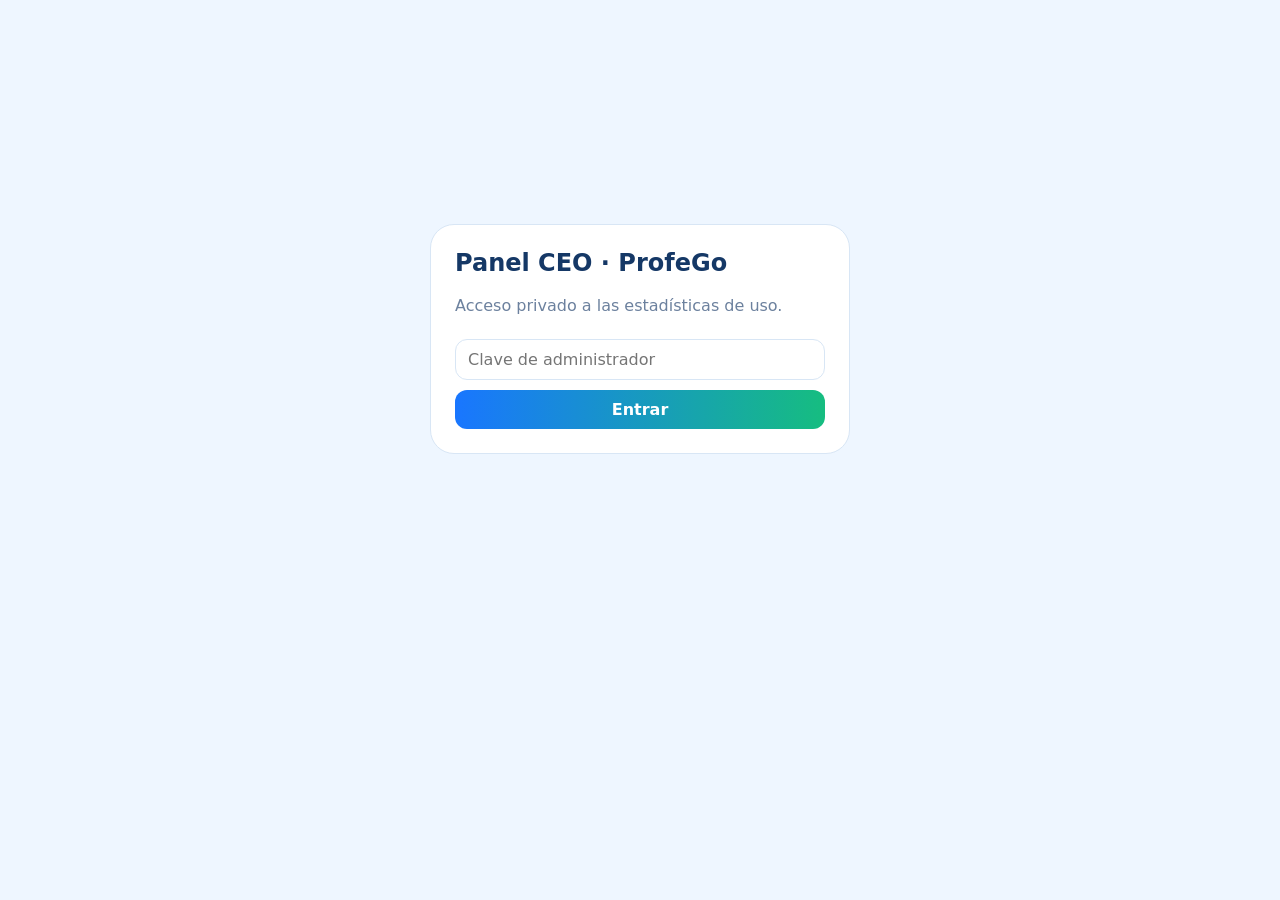
<file: admin/index.html>
<!doctype html><html lang="es"><head><meta charset="utf-8"><meta name="viewport" content="width=device-width,initial-scale=1"><title>ProfeGo CEO</title><style>:root{--bg:#eef6ff;--card:#fff;--ink:#153866;--muted:#6c819e;--line:#d8e6f5;--blue:#1976ff;--green:#13b978}*{box-sizing:border-box}body{margin:0;font-family:Inter,system-ui,-apple-system,"Segoe UI",sans-serif;background:var(--bg);color:var(--ink)}main{max-width:1180px;margin:auto;padding:24px}.top{display:flex;justify-content:space-between;gap:14px;align-items:center;margin-bottom:18px}.brand h1{margin:0;font-size:30px}.brand span{color:#1a91ff}.brand p{margin:4px 0 0;color:var(--muted)}button,select,input{font:inherit}.controls{display:flex;gap:8px}.controls select,.controls button,.login input,.login button{border:1px solid var(--line);background:#fff;border-radius:12px;padding:10px 12px}.controls button,.login button{background:linear-gradient(90deg,#1976ff,#16bd80);color:#fff;border:0;font-weight:800}.grid{display:grid;grid-template-columns:repeat(6,1fr);gap:12px}.metric,.card{background:var(--card);border:1px solid var(--line);border-radius:20px;box-shadow:0 10px 28px #35618c10}.metric{padding:18px}.metric small{color:var(--muted);display:block}.metric b{display:block;font-size:27px;margin-top:7px}.row{display:grid;grid-template-columns:1fr 1fr;gap:14px;margin-top:14px}.card{padding:18px}.card h3{margin:0 0 14px}.barrow{display:grid;grid-template-columns:minmax(110px,1fr) 2fr 55px;gap:9px;align-items:center;margin:9px 0;font-size:13px}.bar{height:10px;background:#edf2f8;border-radius:999px;overflow:hidden}.bar i{display:block;height:100%;background:linear-gradient(90deg,#1976ff,#16bd80);border-radius:999px}.muted{color:var(--muted)}table{width:100%;border-collapse:collapse;font-size:13px}th,td{text-align:left;padding:10px;border-bottom:1px solid var(--line)}.login{min-height:70vh;display:flex;align-items:center;justify-content:center}.loginbox{width:min(420px,94vw);background:#fff;border:1px solid var(--line);border-radius:24px;padding:24px}.loginbox h2{margin-top:0}.loginbox input{width:100%;margin:8px 0 10px}.loginbox button{width:100%}.error{background:#fff1f1;color:#a21d1d;border-radius:12px;padding:10px;margin-top:10px;font-size:13px;display:none}.hidden{display:none}@media(max-width:900px){.grid{grid-template-columns:repeat(2,1fr)}.row{grid-template-columns:1fr}.top{align-items:flex-start;flex-direction:column}}@media(max-width:520px){main{padding:14px}.grid{grid-template-columns:1fr 1fr}.metric b{font-size:22px}.controls{width:100%}.controls select,.controls button{flex:1}}</style></head><body><main><section id="login" class="login"><div class="loginbox"><h2>Panel CEO · ProfeGo</h2><p class="muted">Acceso privado a las estadísticas de uso.</p><input id="key" type="password" placeholder="Clave de administrador" autocomplete="current-password"><button onclick="login()">Entrar</button><div id="loginError" class="error"></div></div></section><section id="dash" class="hidden"><div class="top"><div class="brand"><h1>Profe<span>Go</span> · CEO</h1><p id="rangeText">Estadísticas de uso</p></div><div class="controls"><select id="days"><option value="7">7 días</option><option value="30" selected>30 días</option><option value="90">90 días</option></select><button onclick="loadData()">Actualizar</button></div></div><div class="grid"><div class="metric"><small>Usuarios</small><b id="users">—</b></div><div class="metric"><small>Visitas</small><b id="views">—</b></div><div class="metric"><small>Sesiones</small><b id="sessions">—</b></div><div class="metric"><small>Planificaciones</small><b id="plans">—</b></div><div class="metric"><small>Minutos de uso</small><b id="minutes">—</b></div><div class="metric"><small>Min/usuario</small><b id="avg">—</b></div></div><div class="row"><div class="card"><h3>Grupos más usados</h3><div id="groups"></div></div><div class="card"><h3>Contenidos más usados</h3><div id="contents"></div></div></div><div class="row"><div class="card"><h3>Secciones más visitadas</h3><div id="sections"></div></div><div class="card"><h3>Usuarios anónimos</h3><p class="muted">Cantidad de sesiones por dispositivo, sin nombres ni correos.</p><div style="overflow:auto"><table><thead><tr><th>Usuario</th><th>Sesiones</th><th>Visitantes</th></tr></thead><tbody id="userRows"></tbody></table></div></div></div><div class="card" style="margin-top:14px"><h3>Lectura rápida</h3><div id="insights" class="muted">Cargando…</div></div><div id="dashError" class="error"></div></section></main><script>let adminKey=sessionStorage.getItem('profego-admin-key')||'';const $=id=>document.getElementById(id);function val(row){return Number(row.count??row.events??row.value??0)}function label(row){return String(row.eventData??row.group??row.content??row.section??row.user??'Sin dato')}function bars(id,rows){const el=$(id);if(!rows?.length){el.innerHTML='<p class="muted">Todavía no hay datos.</p>';return}const max=Math.max(...rows.map(val),1);el.innerHTML=rows.slice(0,10).map(r=>`<div class="barrow"><span>${escapeHtml(label(r))}</span><div class="bar"><i style="width:${Math.round(val(r)/max*100)}%"></i></div><b>${val(r)}</b></div>`).join('')}function escapeHtml(s){return s.replace(/[&<>"']/g,m=>({'&':'&amp;','<':'&lt;','>':'&gt;','"':'&quot;',"'":'&#39;'}[m]))}async function login(){adminKey=$('key').value.trim();if(!adminKey)return;sessionStorage.setItem('profego-admin-key',adminKey);await loadData(true)}async function loadData(fromLogin=false){const days=$('days')?.value||30;const err=fromLogin?$('loginError'):$('dashError');err.style.display='none';try{const r=await fetch('/api/admin-analytics?days='+days,{headers:{'x-profego-admin-key':adminKey}});const d=await r.json();if(!r.ok)throw new Error(d.error==='admin_not_configured'?'Falta configurar la clave privada del panel en Vercel.':d.error==='analytics_not_configured'?'Falta conectar la credencial de Analytics de Vercel.':d.error==='unauthorized'?'Clave incorrecta.':(d.message||'No se pudieron cargar los datos.'));$('login').classList.add('hidden');$('dash').classList.remove('hidden');$('users').textContent=d.summary.users;$('views').textContent=d.summary.pageviews;$('sessions').textContent=d.summary.sessions;$('plans').textContent=d.summary.plans;$('minutes').textContent=d.summary.usageMinutes;$('avg').textContent=d.summary.avgMinutesPerUser;$('rangeText').textContent='Últimos '+d.range.days+' días';bars('groups',d.groups);bars('contents',d.contents);bars('sections',d.sections);$('userRows').innerHTML=(d.users||[]).slice(0,30).map(r=>`<tr><td>${escapeHtml(label(r))}</td><td>${val(r)}</td><td>${Number(r.visitors||0)}</td></tr>`).join('')||'<tr><td colspan="3" class="muted">Todavía no hay datos.</td></tr>';const s=d.summary;let t=[];if(s.users)t.push(`${s.users} usuarios generaron ${s.plans} planificaciones en el período.`);if(s.users&&s.plans)t.push(`Promedio de ${s.plansPerUser||Math.round(s.plans/s.users*100)/100} planificaciones por usuario.`);if(s.avgMinutesPerUser)t.push(`Cada usuario estuvo activo unos ${s.avgMinutesPerUser} minutos en promedio.`);if(d.groups?.[0])t.push(`El grupo más utilizado fue ${label(d.groups[0])}.`);if(d.contents?.[0])t.push(`El contenido más utilizado fue ${label(d.contents[0])}.`);$('insights').textContent=t.join(' ')||'A medida que compartas ProfeGo, acá aparecerán patrones de uso.';}catch(e){err.textContent=e.message;err.style.display='block';if(!fromLogin&&e.message.includes('Clave incorrecta')){$('dash').classList.add('hidden');$('login').classList.remove('hidden')}}}if(adminKey)loadData(true);</script></body></html>
</file>
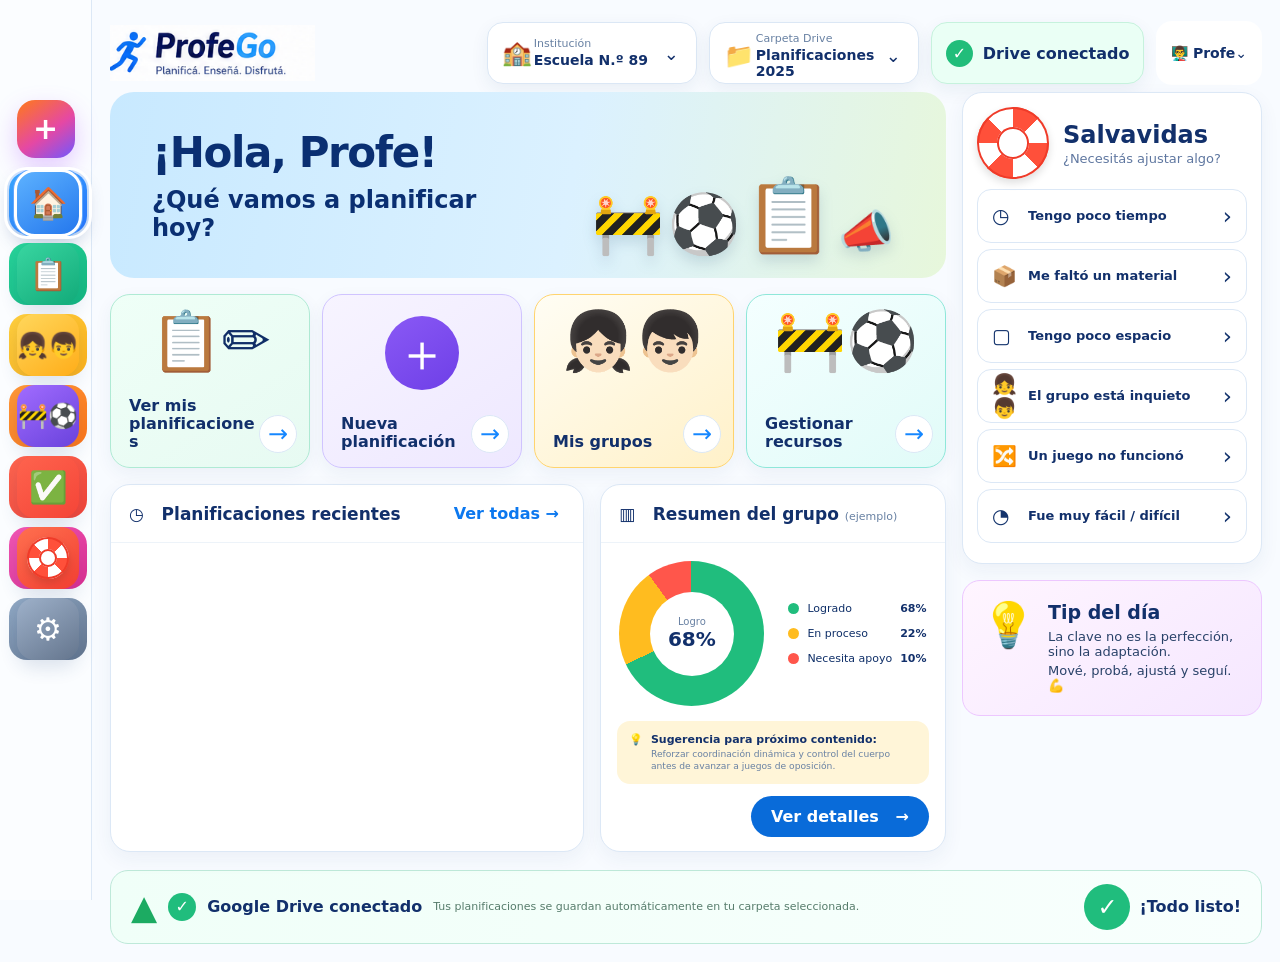
<file: index-app.html>
<!doctype html>
<html lang="es">
<head>
<meta charset="utf-8">
<meta name="viewport" content="width=device-width,initial-scale=1,viewport-fit=cover">
<title>ProfeGo</title>
<style>
:root{
 --bg:#061326;--panel:#0b1d33;--panel2:#0e2744;--line:#183957;
 --orange:#FC5C04;--peach:#FBA363;--navy:#142D4D;--sky:#7AD8FE;--blue:#32A6D5;
 --purple:#8B5CF6;--pink:#E44B9D;--text:#F4F8FC;--muted:#A9B9C9;--green:#2DBA76;
}
*{box-sizing:border-box}
html,body{margin:0;background:var(--bg);color:var(--text);font-family:Inter,ui-sans-serif,system-ui,-apple-system,"Segoe UI",sans-serif}
body{min-height:100vh;background:
 radial-gradient(circle at 80% 10%,rgba(50,166,213,.12),transparent 30%),
 linear-gradient(150deg,#061326,#081a30 62%,#061326)}
button,input,textarea,select{font:inherit}
button{cursor:pointer}
.app{display:grid;grid-template-columns:235px minmax(0,1fr);min-height:100vh}
.sidebar{position:sticky;top:0;height:100vh;background:linear-gradient(180deg,#07172b,#061326);border-right:1px solid #17334f;padding:22px 14px;display:flex;flex-direction:column}
.logo{display:flex;align-items:center;gap:10px;font-size:29px;font-weight:900;margin:2px 8px 25px}
.logo .mark{font-size:34px;color:var(--orange)} .logo b{color:white} .logo em{font-style:normal;color:#f45879}
.newbtn{background:linear-gradient(100deg,#ff8125,#e33e91);border:0;color:#fff;border-radius:13px;padding:14px;font-weight:900;text-align:left;margin-bottom:18px;box-shadow:0 10px 30px #0004}
.menu{display:grid;gap:5px}
.menu button{border:0;background:transparent;color:#d8e3ee;text-align:left;padding:11px 12px;border-radius:9px;font-size:14px}
.menu button:hover,.menu button.active{background:#0c2744;color:white}
.sidebar-bottom{margin-top:auto;display:grid;gap:12px}
.tip,.usercard{background:#0b2038;border:1px solid #173958;border-radius:14px;padding:14px}
.tip b{color:#d9c5ff} .tip p,.usercard small{color:var(--muted);font-size:12px;line-height:1.4}
.main{min-width:0;padding:22px 22px 28px}
.topline{display:flex;justify-content:space-between;align-items:center;margin-bottom:18px}
.title h1{font-size:27px;margin:0} .title p{color:var(--muted);margin:4px 0 0;font-size:13px}
.ghost{background:#0b2038;color:#dbe8f4;border:1px solid #24405b;padding:10px 14px;border-radius:10px}
.workspace{display:grid;grid-template-columns:minmax(0,1fr) 235px;gap:14px}
.center{min-width:0}
.panel{background:linear-gradient(145deg,#0a1d33,#0a1a2e);border:1px solid #173958;border-radius:16px;box-shadow:0 12px 30px #0002}
.builder{padding:14px}
.steps{display:grid;grid-template-columns:1.1fr 1.1fr 1.9fr 1.1fr .75fr;gap:12px;align-items:start}
.step .n{display:inline-grid;place-items:center;width:24px;height:24px;border-radius:50%;background:#1a3554;color:#d9e7f4;font-size:12px;font-weight:900;margin-right:6px}
.step.active .n{background:linear-gradient(135deg,var(--orange),var(--peach));color:white}
.step label{display:block;color:#aebed0;font-size:11px;margin:10px 0 5px}
.field{width:100%;background:#07192c;color:#fff;border:1px solid #24425f;border-radius:10px;padding:11px}
textarea.field{height:96px;resize:vertical}
.datebox{position:relative}
.date-row{display:flex;gap:8px;align-items:center}
.suggest{margin-top:8px;padding:9px;border:1px solid rgba(252,92,4,.45);border-radius:9px;color:#d6e2ee;background:rgba(252,92,4,.06);font-size:10px;line-height:1.4}
.generate{margin-top:14px;display:flex;align-items:center;justify-content:space-between;gap:12px}
.count{display:flex;align-items:center;border:1px solid #24425f;border-radius:10px;overflow:hidden}
.count button{width:34px;height:38px;border:0;background:#0b2038;color:white;font-size:20px} .count span{padding:0 14px;font-weight:800}
.primary{border:0;background:linear-gradient(105deg,#7b49ff,#ff6b2b);color:white;border-radius:10px;padding:14px 20px;font-weight:900;box-shadow:0 10px 28px rgba(123,73,255,.18)}
.preview{margin-top:14px;padding:14px}
.preview-head{display:flex;justify-content:space-between;align-items:center;margin-bottom:10px}
.preview h2{font-size:14px;margin:0;text-transform:uppercase}
.class{border:1px solid #173958;border-radius:13px;background:#081a2e;margin-top:10px;overflow:hidden}
.class-head{padding:12px 14px;color:#a985ff;font-weight:900;border-bottom:1px solid #163553}
.class-sub{font-size:11px;color:var(--muted);font-weight:400;margin-top:3px}
.games{display:grid;grid-template-columns:repeat(6,minmax(0,1fr));gap:7px;padding:10px}
.game{border:1px solid #183b5d;border-radius:11px;background:#0a1f37;overflow:hidden;min-width:0}
.game-top{padding:8px 8px 4px;font-size:11px;font-weight:900;min-height:43px}
.dot{display:inline-grid;place-items:center;width:21px;height:21px;border-radius:50%;margin-right:5px;color:white;font-size:11px}
.scene{height:125px;background:linear-gradient(180deg,#0d2948,#0a2037);display:grid;place-items:center;overflow:hidden}
.scene svg{width:100%;height:100%}
.game-body{padding:8px} .game-body p{font-size:10px;line-height:1.4;color:#c0cede;min-height:56px;margin:0}
.swap{width:100%;margin-top:8px;background:#0b2542;border:1px solid #21486d;color:#c9a8ff;border-radius:8px;padding:7px;font-size:9px;font-weight:800}
.right{display:grid;gap:12px;align-content:start}
.sidecard{padding:13px;background:linear-gradient(145deg,#0a1d33,#09192b);border:1px solid #173958;border-radius:14px}
.sidecard h3{margin:0 0 9px;font-size:14px;color:#b88cff}
.sidecard.orange{border-color:rgba(252,92,4,.35)} .sidecard.orange h3{color:#ff9d58}
.sidecard p,.sidecard li{font-size:11px;color:#b6c6d6;line-height:1.5}
.quick{display:grid;gap:7px}
.quick button{background:#0b2038;border:1px solid #21415e;color:#dce9f5;border-radius:8px;padding:10px;text-align:left}
.calendar-pop{position:absolute;z-index:50;top:66px;right:0;width:275px;background:#0b1e35;border:1px solid #284665;border-radius:13px;padding:12px;box-shadow:0 18px 45px #0007;display:none}
.calendar-pop.show{display:block}
.calhead{display:flex;justify-content:space-between;align-items:center;margin-bottom:8px;font-weight:900}
.calgrid{display:grid;grid-template-columns:repeat(7,1fr);gap:4px}
.dow{font-size:9px;color:#8497aa;text-align:center;padding:3px}
.day{height:30px;border-radius:7px;display:grid;place-items:center;font-size:10px;color:#d9e6f2;background:#0a1a2d;border:1px solid transparent}
.day.off{color:#64788b;background:#081624}
.day.holiday{background:rgba(252,92,4,.28);color:#ffd0b5;border:1px solid #FC5C04!important;font-weight:900}
.day.vacation{background:rgba(139,92,246,.32);color:#e6dcff;border:1px solid #8B5CF6!important;font-weight:900}
.day.blocked{cursor:not-allowed;opacity:.92} .day.vacation{background:rgba(139,92,246,.20);color:#dacbff;border-color:rgba(139,92,246,.45)}
.day.selected{background:#5d6eff;color:white}
.holiday-info{margin-top:8px;padding:9px;background:#0a1a2d;border-radius:9px;color:#c9d8e7;font-size:10px;line-height:1.4}
.page{display:none} .page.active{display:block}
.group-grid{display:grid;grid-template-columns:1.25fr .75fr;gap:14px}.group-card{background:#081a2e;border:1px solid #173958;border-radius:14px;padding:14px;margin-bottom:12px}.group-card h3{margin:0 0 5px}.chips{display:flex;gap:6px;flex-wrap:wrap;margin:8px 0}.chip{padding:5px 8px;border-radius:999px;background:#0b2542;border:1px solid #21486d;font-size:10px;color:#c9d8e7}.progress-row{display:grid;grid-template-columns:minmax(120px,1fr) 2fr 42px;gap:8px;align-items:center;margin:8px 0;font-size:10px}.bar{height:9px;border-radius:999px;background:#0a2037;overflow:hidden}.bar>span{display:block;height:100%;background:linear-gradient(90deg,#7b49ff,#ff6b2b);border-radius:999px}.pie-wrap{display:grid;place-items:center;gap:8px}.pie{width:180px;height:180px;border-radius:50%;background:conic-gradient(#2DBA76 0 33%,#FBA363 33% 66%,#E64B78 66% 100%);position:relative}.pie:after{content:'';position:absolute;inset:42px;border-radius:50%;background:#0b1d33}.legend{display:grid;gap:5px;font-size:10px;color:#b6c6d6}.legend span:before{content:'●';margin-right:6px}.eval-grid{display:grid;grid-template-columns:repeat(3,1fr);gap:8px;margin-top:10px}.eval-box{padding:9px;background:#0a2037;border:1px solid #183b5d;border-radius:9px}.eval-box label{display:block;font-size:9px;color:#9fb3c8;margin-bottom:4px}.eval-note{font-size:10px;color:#bfd0e0;line-height:1.45;margin-top:8px}.edit-game{display:grid;grid-template-columns:1fr auto;gap:5px;align-items:start}.edit-game button{border:1px solid #21486d;background:#0b2542;color:#c9a8ff;border-radius:7px;padding:5px 7px;font-size:9px}.game.editing .game-top input,.game.editing .game-body textarea{width:100%;box-sizing:border-box;background:#07182a;color:white;border:1px solid #31577b;border-radius:7px;padding:6px;font:inherit}.game.editing .game-body textarea{min-height:70px;resize:vertical}
@media(max-width:900px){.group-grid{grid-template-columns:1fr}.eval-grid{grid-template-columns:1fr}}

.modal{display:none;position:fixed;inset:0;background:rgba(2,10,20,.86);z-index:100;place-items:center;padding:20px} .modal.show{display:grid}
.modalbox{width:min(560px,95vw);background:#0a1d33;border:1px solid #214563;border-radius:16px;padding:16px}
@media(max-width:1150px){
 .app{grid-template-columns:190px minmax(0,1fr)} .workspace{grid-template-columns:1fr} .right{grid-template-columns:repeat(3,1fr)} .games{grid-template-columns:repeat(3,1fr)} .steps{grid-template-columns:1fr 1fr}
}
@media(max-width:760px){
 .app{display:block} .sidebar{display:none} .main{padding:12px} .workspace{display:block} .right{grid-template-columns:1fr} .games{grid-template-columns:repeat(2,1fr)} .steps{grid-template-columns:1fr} .calendar-pop{position:fixed;left:12px;right:12px;top:90px;width:auto}
}
.quick button:disabled{opacity:.45;cursor:not-allowed}

/* Menú compacto con iconos + tooltip */
.sidebar .menu button{position:relative;display:flex;align-items:center;gap:10px}
.sidebar .menu button .navicon{font-size:19px;min-width:24px;text-align:center}
.sidebar .menu button .navlabel{transition:.18s}
@media(min-width:900px){.sidebar.compact{width:76px}.sidebar.compact .brand .brandtext,.sidebar.compact .menu button .navlabel,.sidebar.compact .sidebar-bottom{display:none}.sidebar.compact .menu button{justify-content:center;padding:12px 8px}.sidebar.compact .menu button:hover:after{content:attr(data-label);position:absolute;left:64px;top:50%;transform:translateY(-50%);background:#101b2b;border:1px solid #33445a;padding:7px 10px;border-radius:8px;white-space:nowrap;z-index:100;color:white;box-shadow:0 8px 22px #0008}}
.lifeline-grid{display:grid;grid-template-columns:repeat(2,minmax(0,1fr));gap:9px}.lifeline-option{padding:12px;text-align:left}.lifeline-option.selected{border-color:#FC5C04;box-shadow:0 0 0 1px #FC5C04 inset}.lifeline-result{margin-top:12px;padding:13px;border:1px solid #33445a;border-radius:12px;background:#101b2b}.lifeline-plan{display:grid;gap:7px;margin-top:10px}.lifeline-game{padding:10px;border:1px solid #293b50;border-radius:10px;background:#0c1725}
@media(max-width:700px){.lifeline-grid{grid-template-columns:1fr}.sidebar .menu button .navlabel{display:none}.sidebar .menu button{justify-content:center}.sidebar .menu button:focus:after{content:attr(data-label);position:absolute;left:54px;background:#101b2b;padding:6px 9px;border-radius:8px;z-index:99;white-space:nowrap}}

/* Forzar menú lateral solo con iconos */
.sidebar{width:76px!important}
.sidebar .brand .brandtext,.sidebar .menu button .navlabel,.sidebar .sidebar-bottom{display:none!important}
.sidebar .menu button{justify-content:center!important;padding:12px 8px!important;gap:0!important}
.sidebar .menu button .navicon{font-size:21px;min-width:28px;text-align:center}
.sidebar .menu button:hover:after,.sidebar .menu button:focus:after{content:attr(data-label);position:absolute;left:64px;top:50%;transform:translateY(-50%);background:#101b2b;border:1px solid #33445a;padding:7px 10px;border-radius:8px;white-space:nowrap;z-index:999;color:white;box-shadow:0 8px 22px #0008}
@media(max-width:700px){.sidebar{width:58px!important}.sidebar .menu button:hover:after,.sidebar .menu button:focus:after{left:50px}}

/* Menú lateral visual: iconos en tarjetas de colores */
.sidebar{
  width:82px!important;
  padding-left:10px!important;
  padding-right:10px!important;
}
.sidebar .menu{
  display:flex;
  flex-direction:column;
  gap:9px;
}
.sidebar .menu button{
  position:relative;
  width:52px!important;
  height:52px!important;
  min-width:52px!important;
  padding:0!important;
  margin:0 auto!important;
  border-radius:15px!important;
  display:flex!important;
  align-items:center!important;
  justify-content:center!important;
  border:1px solid rgba(255,255,255,.10)!important;
  box-shadow:0 8px 18px rgba(0,0,0,.20);
  overflow:visible!important;
  transition:transform .18s ease, box-shadow .18s ease, filter .18s ease;
}
.sidebar .menu button:hover{
  transform:translateY(-2px) scale(1.04);
  box-shadow:0 12px 24px rgba(0,0,0,.28);
  filter:brightness(1.08);
}
.sidebar .menu button .navicon{
  font-size:23px!important;
  min-width:auto!important;
  line-height:1!important;
  color:#fff!important;
  filter:drop-shadow(0 1px 2px rgba(0,0,0,.28));
}
.sidebar .menu button:nth-child(1){background:linear-gradient(145deg,#ff7a18,#ff4d6d)!important;}
.sidebar .menu button:nth-child(2){background:linear-gradient(145deg,#6d5dfc,#9b5cff)!important;}
.sidebar .menu button:nth-child(3){background:linear-gradient(145deg,#20c997,#16a085)!important;}
.sidebar .menu button:nth-child(4){background:linear-gradient(145deg,#2f80ed,#56ccf2)!important;}
.sidebar .menu button:nth-child(5){background:linear-gradient(145deg,#f2c94c,#f2994a)!important;}
.sidebar .menu button:nth-child(6){background:linear-gradient(145deg,#eb5757,#ff7675)!important;}
.sidebar .menu button:nth-child(7){background:linear-gradient(145deg,#8e9eab,#5c677d)!important;}
.sidebar .menu button.active{
  outline:2px solid rgba(255,255,255,.85)!important;
  outline-offset:2px!important;
}
.sidebar .menu button:hover:after,
.sidebar .menu button:focus:after{
  content:attr(data-label);
  position:absolute;
  left:62px;
  top:50%;
  transform:translateY(-50%);
  background:#101b2b;
  border:1px solid #33445a;
  padding:7px 10px;
  border-radius:9px;
  white-space:nowrap;
  z-index:999;
  color:#fff;
  font-size:12px;
  font-weight:700;
  box-shadow:0 8px 22px rgba(0,0,0,.45);
}

/* Nueva planificación: botón compacto y texto contenido */
.sidebar .new-plan,
.sidebar button.new-plan,
.sidebar .newplan,
.sidebar button[onclick*="showPage('new')"],
.sidebar button[onclick*='showPage("new")']{
  width:58px!important;
  min-width:58px!important;
  height:58px!important;
  min-height:58px!important;
  padding:0!important;
  margin:4px auto 14px!important;
  border-radius:18px!important;
  overflow:hidden!important;
  display:flex!important;
  align-items:center!important;
  justify-content:center!important;
  white-space:normal!important;
  text-align:center!important;
  font-size:0!important;
  line-height:1!important;
  background:linear-gradient(145deg,#ff7a18,#e548a4 55%,#7057ff)!important;
  box-shadow:0 10px 24px rgba(168,72,255,.28)!important;
}
.sidebar button[onclick*="showPage('new')"]::before,
.sidebar button[onclick*='showPage("new")']::before{
  content:"+";
  font-size:30px;
  font-weight:800;
  color:white;
  line-height:1;
}
.sidebar button[onclick*="showPage('new')"]:hover:after,
.sidebar button[onclick*='showPage("new")']:hover:after{
  content:"Nueva planificación";
  position:absolute;
  left:68px;
  top:50%;
  transform:translateY(-50%);
  background:#101b2b;
  border:1px solid #33445a;
  padding:7px 10px;
  border-radius:9px;
  white-space:nowrap;
  z-index:999;
  color:#fff;
  font-size:12px;
  font-weight:700;
  box-shadow:0 8px 22px rgba(0,0,0,.45);
}
@media(max-width:700px){
  .sidebar{width:66px!important;padding-left:5px!important;padding-right:5px!important}
  .sidebar .menu button{width:48px!important;height:48px!important;min-width:48px!important;border-radius:14px!important}
  .sidebar button[onclick*="showPage('new')"],
  .sidebar button[onclick*='showPage("new")']{width:50px!important;min-width:50px!important;height:50px!important;min-height:50px!important;border-radius:15px!important}
  .sidebar .menu button:hover:after,.sidebar .menu button:focus:after,
  .sidebar button[onclick*="showPage('new')"]:hover:after,
  .sidebar button[onclick*='showPage("new")']:hover:after{left:55px}
}

/* ===== ProfeGo Light Mobile-first redesign ===== */
:root{
 --pf-bg:#f7fbff;
 --pf-card:#ffffff;
 --pf-ink:#12306b;
 --pf-muted:#6881a3;
 --pf-line:#dce8f6;
 --pf-blue:#2d8cff;
 --pf-green:#18c98b;
 --pf-purple:#7d4dff;
 --pf-yellow:#ffbf2f;
 --pf-orange:#ff7a1a;
 --pf-red:#ff5b4d;
 --pf-pink:#ef4ca6;
 --pf-shadow:0 10px 30px rgba(42,85,130,.10);
}
html,body{background:linear-gradient(180deg,#f8fcff 0%,#f4fbff 100%)!important;color:var(--pf-ink)!important}
body{font-family:Inter,ui-sans-serif,system-ui,-apple-system,BlinkMacSystemFont,"Segoe UI",sans-serif!important}
.app,.main,.content,.page{background:transparent!important}
.page{padding-bottom:34px}
.panel,.builder,.sidecard,.step,.holiday-info,.field,.saved-card{
  border-color:var(--pf-line)!important;
}
.panel,.builder,.sidecard{
  background:rgba(255,255,255,.95)!important;
  box-shadow:var(--pf-shadow)!important;
  border-radius:22px!important;
}
h1,h2,h3,b,strong,.title h1{color:var(--pf-ink)!important}
p,label,small,.title p{color:var(--pf-muted)!important}
.field,input,textarea,select{
  background:#fff!important;color:var(--pf-ink)!important;border:1px solid var(--pf-line)!important;
  border-radius:14px!important;
}
button{font-family:inherit}

/* Top area */
.topbar,.topline{
  background:transparent!important;
}
.topline{
  padding:6px 2px 10px!important;
}
.title h1{
  font-size:28px!important;
  letter-spacing:-.4px;
}
.title p{font-size:13px!important}

/* Sidebar */
.sidebar{
  background:linear-gradient(180deg,#eaf6ff 0%,#f5f9ff 100%)!important;
  border-right:1px solid #d8e7f7!important;
  box-shadow:8px 0 30px rgba(70,120,170,.08)!important;
}
.sidebar .brand{
  color:var(--pf-ink)!important;
}
.sidebar .menu button{
  border:0!important;
  box-shadow:0 8px 18px rgba(45,80,140,.16)!important;
}
.sidebar .menu button:nth-child(1){background:linear-gradient(145deg,#3aa7ff,#2877ff)!important;}
.sidebar .menu button:nth-child(2){background:linear-gradient(145deg,#28d49a,#12b87f)!important;}
.sidebar .menu button:nth-child(3){background:linear-gradient(145deg,#ffcf3e,#ffb219)!important;}
.sidebar .menu button:nth-child(4){background:linear-gradient(145deg,#ff9838,#ff7517)!important;}
.sidebar .menu button:nth-child(5){background:linear-gradient(145deg,#ff654f,#f44336)!important;}
.sidebar .menu button:nth-child(6){background:linear-gradient(145deg,#f257b4,#dd2d91)!important;}
.sidebar .menu button:nth-child(7){background:linear-gradient(145deg,#91a9c5,#63758d)!important;}
.sidebar .menu button.active{outline:3px solid #fff!important;box-shadow:0 0 0 3px rgba(45,140,255,.18),0 8px 18px rgba(45,80,140,.18)!important}

/* Primary actions */
.primary{
  background:linear-gradient(135deg,#6f52ff,#8d56ff)!important;
  color:white!important;border:0!important;border-radius:14px!important;
  box-shadow:0 10px 20px rgba(111,82,255,.22)!important;
}
.ghost{
  background:#fff!important;color:var(--pf-ink)!important;border:1px solid var(--pf-line)!important;
  border-radius:13px!important;
}

/* Workspace/cards */
.workspace{gap:16px!important}
.sidecard.orange{background:linear-gradient(160deg,#fff6ea,#fff)!important}
.sidecard.purple{background:linear-gradient(160deg,#f7efff,#fff)!important}
.sidecard.blue{background:linear-gradient(160deg,#eaf6ff,#fff)!important}
.sidecard.green{background:linear-gradient(160deg,#ecfff7,#fff)!important}
.holiday-info{background:#f4f9ff!important;color:var(--pf-ink)!important}

/* Saved plan list */
#savedList .panel{
  border-radius:18px!important;
  padding:14px 16px!important;
}

/* New planning hero look */
#page-home .title h1::before{content:"👋 ";}

/* Lifeline */
#page-lifeline .lifeline-option{
  min-height:64px;
  background:#fff!important;
  border:1px solid var(--pf-line)!important;
  box-shadow:0 5px 14px rgba(40,90,140,.06)!important;
}
#page-lifeline .lifeline-option.selected{
  border-color:#ff6a4d!important;
  box-shadow:0 0 0 2px rgba(255,106,77,.12)!important;
}
.lifeline-result{background:#f7fbff!important;border-color:var(--pf-line)!important}

/* Resource editor */
#materialsRows > div{
  background:#fbfdff!important;
  border-radius:14px!important;
}

/* Drive / institution selectors */
#driveFolderSelect,#resourceInstitution,#settingsCountry{
  min-height:46px;
}

/* Visual top cards where available */
.quick-card{
  background:#fff!important;
  border:1px solid var(--pf-line)!important;
  border-radius:20px!important;
  box-shadow:var(--pf-shadow)!important;
}

/* Mobile */
@media(max-width:820px){
  body{overflow-x:hidden!important}
  .sidebar{
    position:fixed!important;
    left:8px!important;
    top:104px!important;
    bottom:auto!important;
    width:58px!important;
    height:auto!important;
    padding:6px!important;
    border-radius:22px!important;
    border:1px solid #d8e7f7!important;
    z-index:1000!important;
    box-shadow:0 14px 30px rgba(37,75,120,.16)!important;
  }
  .sidebar .logo,.sidebar .brand,.sidebar-bottom{display:none!important}
  .sidebar .menu{gap:8px!important}
  .sidebar .menu button{
    width:46px!important;height:46px!important;min-width:46px!important;border-radius:14px!important;
  }
  .sidebar .menu button .navicon{font-size:21px!important}
  .sidebar button[onclick*="showPage('new')"],
  .sidebar button[onclick*='showPage("new")']{
    width:46px!important;height:46px!important;min-width:46px!important;min-height:46px!important;
    margin:0 auto 8px!important;border-radius:14px!important;
  }
  .sidebar button[onclick*="showPage('new')"]::before,
  .sidebar button[onclick*='showPage("new")']::before{font-size:26px!important}
  .sidebar .menu button:hover:after,.sidebar .menu button:focus:after,
  .sidebar button[onclick*="showPage('new')"]:hover:after,
  .sidebar button[onclick*='showPage("new")']:hover:after{
    left:54px!important;
  }

  .main,.content,.pages,.page{
    margin-left:0!important;
    width:100%!important;
    max-width:none!important;
  }
  .page{padding:14px 14px 40px 82px!important}
  .topline{
    display:block!important;
    margin-bottom:8px!important;
  }
  .title h1{font-size:25px!important;line-height:1.08!important}
  .title p{font-size:12px!important;line-height:1.4!important}
  .workspace{
    display:block!important;
  }
  .center,.right{
    width:100%!important;
    max-width:none!important;
  }
  .right{margin-top:14px!important}
  .panel,.builder,.sidecard{
    border-radius:18px!important;
    padding:15px!important;
  }
  .steps{
    display:grid!important;
    grid-template-columns:1fr!important;
    gap:10px!important;
  }
  .lifeline-grid{grid-template-columns:1fr!important}
  .field{font-size:16px!important} /* avoid iOS zoom */
  textarea.field{min-height:100px}
  button.primary,button.ghost{min-height:46px;font-size:14px!important}
  #savedList .panel{padding:14px!important}
}

/* narrow phones */
@media(max-width:430px){
  .page{padding-left:76px!important;padding-right:10px!important}
  .sidebar{left:6px!important;width:56px!important}
  .sidebar .menu button{width:44px!important;height:44px!important;min-width:44px!important}
  .title h1{font-size:23px!important}
  .panel,.builder,.sidecard{padding:13px!important}
}

/* ===== Home exact mockup ===== */
#page-home{padding:0!important}
.home-shell{max-width:1500px;margin:0 auto;padding:22px 24px 20px;color:#102d65}
.home-top{display:flex;align-items:center;justify-content:space-between;gap:18px;margin-bottom:22px}
.home-brand{display:flex;align-items:center;gap:10px;min-width:270px}.home-brand .runner{font-size:42px}.brandword{font-size:34px;font-weight:900;line-height:1;color:#12306b}.brandword span{color:#36aef5}.home-brand small{font-size:12px;color:#52709a}
.home-top-controls{display:flex;gap:12px;align-items:center;flex:1;justify-content:flex-end}.top-select{min-width:220px;height:64px;background:white;border:1px solid #dce8f6;border-radius:16px;display:flex;align-items:center;gap:10px;padding:10px 14px;box-shadow:0 8px 20px rgba(40,90,140,.08)}.top-select>div{flex:1}.top-select small{display:block;color:#6680a4}.top-select b{display:block;color:#12306b;margin-top:2px}.top-icon{font-size:26px}.drive-pill{height:64px;background:#ecfff6;border:1px solid #cff5e3;border-radius:16px;display:flex;align-items:center;gap:8px;padding:0 18px;color:#0d7d50}.drive-pill span{display:grid;place-items:center;width:26px;height:26px;background:#20bd78;color:white;border-radius:50%}.profile-mini{white-space:nowrap;font-size:16px}
.home-grid{display:grid;grid-template-columns:minmax(0,1fr) 320px;gap:22px}.home-main{min-width:0}
.welcome-card{height:190px;border-radius:24px;background:linear-gradient(100deg,#c8ebff 0%,#dff4ff 52%,#e9f9e1 100%);display:flex;align-items:center;justify-content:space-between;padding:28px 34px;overflow:hidden;box-shadow:0 10px 25px rgba(46,106,157,.08)}.welcome-card h1{font-size:46px!important;margin:0 0 8px!important;color:#0c2d68!important;letter-spacing:-1.5px}.welcome-card h2{font-size:27px!important;margin:0;color:#0c2d68!important}.welcome-sports{font-size:58px;display:flex;align-items:flex-end;gap:5px;filter:drop-shadow(0 8px 7px rgba(20,70,120,.15))}.welcome-sports span:nth-child(3){font-size:72px}.welcome-sports span:nth-child(4){font-size:44px}
.quick-actions{display:grid;grid-template-columns:repeat(4,1fr);gap:14px;margin:16px 0}.quick-action{position:relative;min-height:180px;border-radius:20px;border:1px solid #dce8f6!important;padding:20px!important;text-align:left!important;background:white!important;box-shadow:0 7px 18px rgba(42,85,130,.07)!important;color:#102d65!important;display:flex!important;flex-direction:column;justify-content:space-between;align-items:flex-start}.quick-action.green{background:linear-gradient(145deg,#effff7,#e4fbf2)!important;border-color:#9ae8c9!important}.quick-action.purple{background:linear-gradient(145deg,#f7f3ff,#eee8ff)!important;border-color:#cfc1ff!important}.quick-action.yellow{background:linear-gradient(145deg,#fffaf0,#fff0c8)!important;border-color:#ffd46a!important}.quick-action.cyan{background:linear-gradient(145deg,#f0ffff,#dcfbf6)!important;border-color:#81e8d6!important}.quick-action .qa-icon{align-self:center;font-size:48px;line-height:1;background:#12bc82;color:white;width:74px;height:74px;border-radius:50%;display:grid;place-items:center}.quick-action.purple .qa-icon{background:#7d48ed;font-size:52px}.quick-action .kids,.quick-action .sports{background:transparent!important;width:auto!important;font-size:55px}.quick-action span:nth-child(2){font-size:18px;font-weight:850;line-height:1.15}.quick-action i{position:absolute;right:13px;bottom:15px;width:38px;height:38px;border-radius:50%;background:white;border:1px solid #dce8f6;display:grid;place-items:center;font-style:normal;color:#1686ff;font-size:25px}
.home-lower{display:grid;grid-template-columns:1.25fr .9fr;gap:16px}.home-card{background:white;border:1px solid #dce8f6;border-radius:20px;box-shadow:0 8px 22px rgba(42,85,130,.07);padding:16px}.card-head{display:flex;align-items:center;justify-content:space-between;padding-bottom:12px;border-bottom:1px solid #edf3f9}.card-head h3{font-size:18px!important;margin:0!important}.card-head small{font-weight:400;color:#647d9e}.card-head button{border:0;background:transparent;color:#087afa;font-weight:800}.recent-row{display:grid;grid-template-columns:42px 1fr auto auto;gap:10px;align-items:center;padding:10px 2px;border-bottom:1px solid #edf3f9}.recent-row:last-child{border:0}.recent-icon{font-size:29px}.recent-info b{display:block;font-size:13px}.recent-info small{display:block;margin-top:2px;color:#6c82a0}.recent-date{font-size:11px;color:#52709a}.saved-badge{padding:6px 9px;border-radius:12px;background:#dff8eb;color:#17805a;font-size:10px;font-weight:800}
.summary-body{display:flex;align-items:center;justify-content:center;gap:24px;padding:18px 0}.donut-chart{width:145px;height:145px;border-radius:50%;background:conic-gradient(#21bd7e 0 68%,#ffbd20 68% 90%,#ff574c 90% 100%);display:grid;place-items:center}.donut-hole{width:86px;height:86px;border-radius:50%;background:white;display:flex;flex-direction:column;align-items:center;justify-content:center}.donut-hole b{font-size:22px}.legend{font-size:12px;display:grid;gap:12px}.legend div{display:grid;grid-template-columns:12px 1fr auto;gap:8px;align-items:center}.dot{width:12px;height:12px;border-radius:50%}.green-dot{background:#21bd7e}.yellow-dot{background:#ffbd20}.red-dot{background:#ff574c}.suggestion-box{background:#fff5d9;border-radius:13px;padding:12px;display:flex;gap:8px;font-size:11px}.suggestion-box p{margin:3px 0 0!important;color:#344e73!important}.details-btn{margin:14px 0 0 auto;display:block;border:0;border-radius:22px;padding:11px 19px;background:#0566d9;color:white;font-weight:800}
.home-right{display:grid;gap:16px;align-content:start}.rescue-card{padding:18px}.rescue-title{display:flex;align-items:center;gap:14px;margin-bottom:14px}.rescue-title h2{margin:0!important;font-size:24px!important}.rescue-title p{margin:3px 0 0!important}.rescue-card>button{width:100%;height:56px;background:white!important;color:#163469!important;border:1px solid #dce8f6!important;border-radius:14px!important;margin:6px 0!important;padding:0 14px!important;display:grid!important;grid-template-columns:34px 1fr 18px;align-items:center;text-align:left;font-weight:750;box-shadow:none!important}.rescue-card>button span{font-size:20px}.rescue-card>button b{font-size:24px;text-align:right}
.tip-day{background:linear-gradient(145deg,#fff5ff,#f8e8ff);border:1px solid #efc8ff;border-radius:18px;padding:18px;display:flex;gap:12px}.tip-day>span{font-size:44px}.tip-day h3{margin:0 0 4px!important}.tip-day p{margin:4px 0!important;color:#243c68!important;font-size:13px}
.drive-footer{min-height:72px;margin-top:20px;border:1px solid #b7ecd7;background:linear-gradient(90deg,#f0fff9,#f7fffd);border-radius:18px;display:flex;align-items:center;gap:12px;padding:12px 20px;color:#147c55}.drive-footer .drive-logo{font-size:36px;color:#1ca95f}.okcircle{width:30px;height:30px;border-radius:50%;background:#1dbd7a;color:white;display:grid;place-items:center;font-weight:900}.drive-footer p{margin:0;color:#568070!important;font-size:11px;flex:1}.all-ok{display:flex;gap:8px;align-items:center;color:#0878db}.all-ok>:first-child{width:48px;height:48px;background:#1cbd7a;border-radius:50%;display:grid;place-items:center;color:white;font-size:24px}
/* Real CSS lifesaver rings */
.life-ring-css,.mini-life-ring{position:relative;display:inline-block;border-radius:50%;background:conic-gradient(#ff4c34 0 12.5%,#fff 12.5% 25%,#ff4c34 25% 37.5%,#fff 37.5% 50%,#ff4c34 50% 62.5%,#fff 62.5% 75%,#ff4c34 75% 87.5%,#fff 87.5% 100%);box-shadow:inset 0 0 0 2px #ef351f,0 3px 6px rgba(0,0,0,.14)}.life-ring-css{width:72px;height:72px}.mini-life-ring{width:34px;height:34px}.life-ring-css:after,.mini-life-ring:after{content:"";position:absolute;border-radius:50%;background:#fff;left:28%;top:28%;width:44%;height:44%;box-shadow:inset 0 0 0 2px #ef351f}.mini-life-ring:after{box-shadow:inset 0 0 0 1px #ef351f}
/* nav true visual icon cards */
.sidebar .navicon{display:grid!important;place-items:center!important}.sidebar .navicon .mini-life-ring{transform:scale(.9)}
@media(max-width:1100px){.home-grid{grid-template-columns:1fr}.home-right{grid-template-columns:1fr 1fr}.quick-actions{grid-template-columns:repeat(2,1fr)}.home-top{align-items:flex-start}.home-top-controls{flex-wrap:wrap}.top-select{min-width:190px}.home-lower{grid-template-columns:1fr}}
@media(max-width:820px){
 .home-shell{padding:10px 10px 24px}.home-top{display:block;padding-left:68px}.home-brand{margin-bottom:14px}.home-brand .runner{font-size:32px}.brandword{font-size:27px}.home-top-controls{display:grid;grid-template-columns:1fr 1fr}.top-select{min-width:0;height:74px;padding:9px}.drive-pill{grid-column:1/3;height:50px}.profile-mini{position:absolute;right:15px;top:18px}.home-grid{display:block}.welcome-card{margin-left:68px;height:180px;padding:24px}.welcome-card h1{font-size:34px!important}.welcome-card h2{font-size:20px!important;max-width:230px}.welcome-sports{font-size:36px}.welcome-sports span:nth-child(3){font-size:50px}.quick-actions{margin-left:68px;grid-template-columns:1fr 1fr}.quick-action{min-height:170px}.home-lower{margin-left:68px;display:block}.group-summary{margin-top:14px}.home-right{margin-left:68px;display:block}.rescue-card{margin-top:14px}.tip-day{margin-top:14px}.drive-footer{margin-left:68px;flex-wrap:wrap}.drive-footer p{flex-basis:100%}.all-ok{margin-left:auto}.sidebar{top:310px!important}
}
@media(max-width:520px){.home-top-controls{grid-template-columns:1fr}.drive-pill{grid-column:auto}.welcome-card{height:170px}.welcome-sports{display:none}.quick-actions{grid-template-columns:1fr 1fr}.quick-action{min-height:145px;padding:14px!important}.quick-action .qa-icon{width:58px;height:58px;font-size:38px}.quick-action .kids,.quick-action .sports{font-size:42px}.quick-action span:nth-child(2){font-size:15px}.summary-body{display:block}.donut-chart{margin:0 auto 14px}.legend{max-width:220px;margin:auto}}

body{background:#f8fbff!important;color:#0f2f68!important;overflow-x:hidden}.app{display:block!important;min-height:100vh;background:#f8fbff!important}.main{padding:0!important;margin-left:122px!important;min-width:0}.page{min-height:100vh;background:#f8fbff!important}.sidebar{position:fixed!important;left:0!important;top:0!important;bottom:0!important;width:122px!important;height:100vh!important;background:#fbfdff!important;border-right:1px solid #dce8f6!important;padding:96px 18px 20px!important;z-index:1000!important;display:flex!important;flex-direction:column!important;box-shadow:none!important}.sidebar .logo,.sidebar .newbtn,.sidebar-bottom{display:none!important}.sidebar .menu{display:flex!important;flex-direction:column!important;gap:16px!important}.sidebar .menu button{position:relative!important;width:78px!important;height:78px!important;min-width:78px!important;padding:0!important;margin:0 auto!important;border:0!important;background:transparent!important;border-radius:18px!important;overflow:visible!important;box-shadow:none!important}.sidebar .navpic{display:block;width:78px;height:78px;border-radius:18px;overflow:hidden;box-shadow:0 8px 18px rgba(34,74,130,.14)}.sidebar .navpic img{display:block;width:100%;height:100%;object-fit:cover}.sidebar .navlabel{display:none!important}.sidebar .menu button::after{content:attr(data-label);position:absolute;left:88px;top:50%;transform:translateY(-50%);background:#121a26;color:white;border-radius:8px;padding:8px 12px;font-size:13px;font-weight:800;white-space:nowrap;opacity:0;pointer-events:none;transition:.16s;box-shadow:0 5px 15px rgba(0,0,0,.18)}.sidebar .menu button:hover::after,.sidebar .menu button:focus::after{opacity:1}.sidebar .menu button.active .navpic{outline:3px solid #fff;box-shadow:0 0 0 4px #5ea7ff,0 8px 18px rgba(34,74,130,.14)}
.exact-home{max-width:1420px;margin:0 auto;padding:18px 26px 24px}.exact-topbar{height:82px;display:flex;align-items:center;gap:26px}.exact-brand{width:290px;flex:0 0 290px}.exact-brand img{width:235px;height:auto;display:block}.exact-top-controls{display:flex;align-items:center;gap:12px;flex:1;justify-content:flex-end;min-width:0}.header-select,.drive-connected,.profile-btn{border:1px solid #dbe7f5!important;background:white!important;border-radius:16px!important;box-shadow:0 6px 18px rgba(27,70,120,.07)!important;color:#12306b!important}.header-select{width:230px;height:64px;padding:9px 14px!important;display:grid!important;grid-template-columns:32px minmax(0,1fr) 18px;align-items:center;text-align:left}.header-select small{display:block;font-size:11px;color:#657fa2}.header-select b{display:block;font-size:14px;line-height:1.15;margin-top:2px;white-space:normal}.header-select i{font-style:normal;font-size:18px}.header-ico{font-size:24px}.drive-connected{height:64px;padding:0 18px!important;display:flex!important;align-items:center;gap:10px;background:#eafff5!important;border-color:#c6f2dd!important}.drive-connected span{width:27px;height:27px;border-radius:50%;display:grid;place-items:center;background:#21bd7a;color:white;font-weight:900}.profile-btn{height:64px;padding:0 14px!important;border-color:transparent!important;box-shadow:none!important;font-size:14px}.exact-layout{display:grid;grid-template-columns:minmax(0,1fr) 320px;gap:22px;align-items:start}.exact-center{min-width:0}.exact-hero{height:188px;border-radius:24px;background:linear-gradient(100deg,#c8e9ff 0%,#dbf1ff 55%,#e7f7db 100%);display:flex;align-items:center;justify-content:space-between;overflow:hidden;padding-left:42px}.hero-copy{z-index:2}.hero-copy h1{font-size:46px!important;letter-spacing:-1.4px;margin:0 0 9px!important;color:#0a2f72!important}.hero-copy h2{font-size:26px!important;margin:0!important;color:#0a2f72!important}.hero-art{height:100%;width:56%;object-fit:cover;object-position:center right;mix-blend-mode:multiply}.exact-actions{display:grid;grid-template-columns:repeat(4,minmax(0,1fr));gap:14px;margin:16px 0}.action-card{position:relative;min-height:175px;padding:12px 18px 16px!important;border-radius:20px!important;border:1px solid #d8e8f4!important;box-shadow:0 6px 18px rgba(31,75,125,.06)!important;display:flex!important;flex-direction:column;justify-content:flex-end;align-items:flex-start;color:#102e67!important;text-align:left!important;overflow:hidden}.action-plan{background:linear-gradient(145deg,#effff7,#e7faf2)!important;border-color:#afead4!important}.action-new{background:linear-gradient(145deg,#f7f4ff,#eee8ff)!important;border-color:#d0c4ff!important}.action-groups{background:linear-gradient(145deg,#fffdf4,#fff1c9)!important;border-color:#ffd46e!important}.action-resources{background:linear-gradient(145deg,#f4ffff,#e1fbf8)!important;border-color:#8ee7d9!important}.action-card img{position:absolute;top:10px;left:50%;transform:translateX(-50%);max-height:93px;max-width:78%;object-fit:contain}.action-card strong{font-size:17px;line-height:1.12;z-index:2;max-width:80%}.action-card>span:last-child{position:absolute;right:12px;bottom:14px;width:38px;height:38px;border-radius:50%;background:white;border:1px solid #dce8f6;display:grid;place-items:center;color:#1587ff;font-size:24px}.plus-circle{position:absolute;top:21px;left:50%;transform:translateX(-50%);width:74px;height:74px;border-radius:50%;background:linear-gradient(145deg,#8a59f5,#6e3fe7);display:grid;place-items:center;color:white;font-size:52px;line-height:1}.exact-lower{display:grid;grid-template-columns:1.26fr .92fr;gap:16px}.exact-card{background:#fff;border:1px solid #dce8f6;border-radius:20px;box-shadow:0 7px 20px rgba(30,75,125,.06)}.exact-card-head{height:58px;border-bottom:1px solid #edf3f9;display:flex;align-items:center;justify-content:space-between;padding:0 18px}.exact-card-head h3{font-size:17px!important;margin:0!important}.exact-card-head small{font-size:11px;font-weight:400;color:#667d9f}.exact-card-head button{border:0;background:transparent;color:#0c78ef;font-weight:800}.recent-list{padding:4px 16px 10px}.recent-row{display:grid;grid-template-columns:38px minmax(0,1fr) auto auto;gap:8px;align-items:center;padding:10px 0;border-bottom:1px solid #edf3f9}.recent-row:last-child{border-bottom:0}.recent-icon{font-size:26px}.recent-info{min-width:0}.recent-info b{font-size:12px;display:block;overflow:hidden;text-overflow:ellipsis;white-space:nowrap}.recent-info small{font-size:10px;color:#6580a5}.recent-date{font-size:10px;color:#5d7699}.saved-badge{font-size:9px;padding:5px 8px;border-radius:12px;background:#dff8eb;color:#17805a;font-weight:800}.summary-block{padding-bottom:14px}.summary-content{display:flex;align-items:center;justify-content:center;gap:24px;padding:18px 14px 10px}.donut{width:145px;height:145px;border-radius:50%;background:conic-gradient(#20bd7d 0 68%,#ffbc1f 68% 90%,#ff564b 90% 100%);display:grid;place-items:center}.donut-core{width:84px;height:84px;border-radius:50%;background:white;display:flex;flex-direction:column;align-items:center;justify-content:center}.donut-core small{font-size:10px}.donut-core b{font-size:20px}.summary-legend{display:grid;gap:12px;font-size:11px}.summary-legend div{display:grid;grid-template-columns:11px 1fr auto;gap:8px;align-items:center}.summary-legend i{width:11px;height:11px;border-radius:50%}.summary-legend .g{background:#20bd7d}.summary-legend .y{background:#ffbc1f}.summary-legend .r{background:#ff564b}.next-suggest{margin:5px 16px;background:#fff5d8;border-radius:13px;padding:12px;display:flex;gap:8px;font-size:11px}.next-suggest span{display:grid;gap:2px}.next-suggest small{color:#405776;line-height:1.3}.view-detail{display:block;margin:12px 16px 0 auto!important;border:0!important;border-radius:24px!important;background:#096bd9!important;color:white!important;padding:11px 20px!important;font-weight:800}.exact-right{display:grid;gap:16px}.exact-lifeline{padding:16px}.lifeline-heading{display:flex;align-items:center;gap:14px;margin-bottom:10px}.lifeline-heading img{width:74px;height:74px;object-fit:contain}.lifeline-heading h2{font-size:24px!important;margin:0!important}.lifeline-heading p{font-size:13px;margin:2px 0 0!important;color:#5f77a0!important}.exact-lifeline>button{width:100%;height:56px;margin:6px 0!important;border:1px solid #dce8f6!important;background:#fff!important;border-radius:14px!important;color:#14346d!important;display:grid!important;grid-template-columns:36px minmax(0,1fr) 18px;align-items:center;text-align:left;padding:0 14px!important;box-shadow:none!important;overflow:hidden}.exact-lifeline>button span{font-size:20px}.exact-lifeline>button b{font-size:13px;white-space:normal;line-height:1.15}.exact-lifeline>button i{font-size:23px;font-style:normal;text-align:right}.exact-tip{border:1px solid #edc7ff;border-radius:18px;background:linear-gradient(145deg,#fff5ff,#f5e7ff);padding:18px;display:flex;gap:12px}.exact-tip>span{font-size:44px}.exact-tip h3{font-size:19px!important;margin:2px 0 6px!important}.exact-tip p{font-size:13px;margin:4px 0!important;color:#294269!important}.exact-footer{min-height:74px;margin-top:18px;border:1px solid #bee9d9;border-radius:18px;background:linear-gradient(90deg,#f0fff8,#f8fffd);display:flex;align-items:center;gap:11px;padding:12px 20px;color:#15764f}.drive-mark{font-size:34px;color:#1cab62}.check{width:28px;height:28px;border-radius:50%;background:#20bd7d;color:white;display:grid;place-items:center;font-weight:900}.exact-footer p{font-size:11px;color:#567c6b!important;flex:1}.footer-ok{display:flex;align-items:center;gap:9px;color:#0875dc}.footer-ok span{width:46px;height:46px;border-radius:50%;display:grid;place-items:center;background:#20bd7d;color:white;font-size:24px}
#page-new,#page-saved,#page-groups,#page-materials,#page-eval,#page-lifeline,#page-settings{padding:26px 30px 40px!important;max-width:1320px;margin:0 auto}#page-new .panel,#page-saved .panel,#page-groups .panel,#page-materials .panel,#page-eval .panel,#page-lifeline .panel,#page-settings .panel,#page-new .sidecard,#page-materials .sidecard,#page-lifeline .sidecard{background:#fff!important;border:1px solid #dce8f6!important;border-radius:20px!important;box-shadow:0 7px 20px rgba(30,75,125,.06)!important;color:#12306b!important}#page-new .field,#page-materials .field,#page-lifeline .field,#page-settings .field{background:#fff!important;color:#12306b!important;border:1px solid #dce8f6!important;border-radius:13px!important}
@media(max-width:1180px){.exact-topbar{height:auto;align-items:flex-start}.exact-brand{width:220px;flex-basis:220px}.exact-top-controls{flex-wrap:wrap}.header-select{width:205px}.exact-layout{grid-template-columns:1fr}.exact-right{grid-template-columns:1fr 1fr}.exact-actions{grid-template-columns:repeat(2,1fr)}.exact-lower{grid-template-columns:1fr}}
@media(max-width:820px){.main{margin-left:0!important;padding-bottom:86px!important}.sidebar{top:auto!important;left:0!important;right:0!important;bottom:0!important;width:100%!important;height:76px!important;padding:7px 8px 9px!important;border-right:0!important;border-top:1px solid #dce8f6!important;background:rgba(255,255,255,.98)!important;box-shadow:0 -8px 24px rgba(30,70,115,.08)!important}.sidebar .menu{height:100%;display:grid!important;grid-template-columns:repeat(7,1fr)!important;gap:4px!important;align-items:center}.sidebar .menu button{width:auto!important;height:60px!important;min-width:0!important;margin:0!important}.sidebar .navpic{width:42px;height:42px;margin:0 auto;border-radius:11px;box-shadow:0 4px 10px rgba(34,74,130,.13)}.sidebar .menu button::after{display:none!important}.sidebar .menu button.active .navpic{box-shadow:0 0 0 3px #68a9ff,0 4px 10px rgba(34,74,130,.13)}.exact-home{padding:10px 12px 16px}.exact-topbar{display:block}.exact-brand{width:auto;margin-bottom:10px}.exact-brand img{width:165px}.exact-top-controls{display:grid;grid-template-columns:1fr;gap:8px}.header-select,.drive-connected{width:100%!important;height:56px}.profile-btn{position:absolute;top:12px;right:10px;width:auto!important;height:48px;background:transparent!important}.exact-layout{display:block}.exact-hero{height:170px;padding-left:18px;margin-top:10px}.hero-copy h1{font-size:32px!important}.hero-copy h2{font-size:18px!important;max-width:180px}.hero-art{width:55%}.exact-actions{grid-template-columns:1fr 1fr;gap:10px}.action-card{min-height:150px;padding:10px 12px 13px!important}.action-card img{max-height:82px}.action-card strong{font-size:14px}.plus-circle{width:62px;height:62px;font-size:44px}.exact-lower{display:block}.summary-block{margin-top:12px}.exact-right{display:block}.exact-lifeline,.exact-tip{margin-top:12px}.exact-footer{min-height:76px;height:auto;flex-wrap:wrap;padding:12px}.exact-footer p{flex-basis:100%;margin:0!important}.footer-ok{margin-left:auto}#page-new,#page-saved,#page-groups,#page-materials,#page-eval,#page-lifeline,#page-settings{padding:16px 12px 90px!important}.workspace{display:block!important}.right{margin-top:12px!important}.steps{grid-template-columns:1fr!important}.field{font-size:16px!important}}
@media(max-width:480px){.sidebar{height:70px!important}.sidebar .navpic{width:38px;height:38px;border-radius:10px}.sidebar .menu{gap:2px!important}.exact-brand img{width:145px}.exact-hero{height:155px}.hero-copy h1{font-size:28px!important}.hero-copy h2{font-size:17px!important}.hero-art{width:51%}.exact-actions{gap:8px}.action-card{min-height:135px}.action-card img{max-height:70px}.action-card strong{font-size:13px}.action-card>span:last-child{width:32px;height:32px;font-size:20px}.plus-circle{width:56px;height:56px;font-size:39px}.recent-row{grid-template-columns:34px minmax(0,1fr) auto}.saved-badge{display:none}.recent-date{font-size:9px}.summary-content{display:block}.donut{margin:0 auto 14px}.summary-legend{max-width:210px;margin:0 auto}.exact-lifeline>button{height:52px}.exact-tip{padding:14px}}

/* Final layout safety */
body{overflow-x:hidden!important}
.exact-home,.exact-layout,.exact-center,.exact-right,.exact-actions,.exact-lower{min-width:0}
.action-card strong,.exact-lifeline button b,.recent-info,.header-select span{min-width:0;overflow-wrap:anywhere}
.action-card{overflow:hidden!important}
.hero-art{object-fit:cover!important;object-position:center!important}
@media (min-width:821px) and (max-width:1450px){
  .main{margin-left:92px!important}
  .sidebar{width:92px!important;padding-left:9px!important;padding-right:9px!important}
  .sidebar .menu button,.sidebar .navpic{width:62px!important;height:62px!important}
  .sidebar .menu{gap:9px!important}
  .sidebar .menu button::after{left:70px!important}
  .exact-home{padding:14px 18px 18px!important}
  .exact-topbar{height:78px!important}
  .exact-brand{width:245px!important;flex-basis:245px!important}
  .exact-brand img{width:205px!important}
  .header-select{width:210px!important;height:62px!important}
  .drive-connected{height:62px!important;padding:0 14px!important}
  .exact-layout{grid-template-columns:minmax(0,1fr) 300px!important;gap:16px!important}
  .exact-hero{height:186px!important}
  .hero-copy h1{font-size:42px!important}
  .hero-copy h2{font-size:24px!important}
  .exact-actions{gap:12px!important}
  .action-card{min-height:174px!important}
  .action-card strong{font-size:16px!important}
  .exact-lifeline{padding:14px!important}
  .exact-lifeline>button{height:54px!important}
}
@media(max-width:820px){
  .sidebar .menu{grid-template-columns:repeat(7,minmax(0,1fr))!important}
  .sidebar .menu button{overflow:hidden!important}
  .sidebar .navpic{max-width:42px!important}
  .exact-actions .action-card strong{overflow-wrap:normal!important;word-break:normal!important}
}

.hero-illustration{height:100%;width:52%;display:flex;align-items:flex-end;justify-content:center;gap:4px;padding:20px 16px;font-size:58px;filter:drop-shadow(0 7px 7px rgba(30,70,110,.15))}
.hero-illustration span:nth-child(3){font-size:72px}.hero-illustration span:nth-child(4){font-size:45px}
.qa-illustration{position:absolute;top:17px;left:50%;transform:translateX(-50%);font-size:58px;white-space:nowrap;line-height:1}
.emoji-nav{display:grid!important;place-items:center!important;font-size:31px!important;color:white!important}
.sidebar .menu button:nth-child(1) .emoji-nav{background:linear-gradient(145deg,#5db2ff,#2477ed)!important}
.sidebar .menu button:nth-child(2) .emoji-nav{background:linear-gradient(145deg,#39d6a1,#12aa79)!important}
.sidebar .menu button:nth-child(3) .emoji-nav{background:linear-gradient(145deg,#ffd75c,#ffad19)!important;font-size:25px!important}
.sidebar .menu button:nth-child(4) .emoji-nav{background:linear-gradient(145deg,#a16cff,#6942dc)!important;font-size:24px!important}
.sidebar .menu button:nth-child(6) .emoji-nav{background:linear-gradient(145deg,#4dddc9,#08a99c)!important}
.sidebar .menu button:nth-child(7) .emoji-nav{background:linear-gradient(145deg,#9eb1ca,#64758d)!important}
.nav-life{display:grid!important;place-items:center!important;background:linear-gradient(145deg,#ff704f,#f13e32)!important}
.true-lifering{display:inline-block;width:72px;height:72px;border-radius:50%;position:relative;background:conic-gradient(#ff503a 0 12.5%,#fff 12.5% 25%,#ff503a 25% 37.5%,#fff 37.5% 50%,#ff503a 50% 62.5%,#fff 62.5% 75%,#ff503a 75% 87.5%,#fff 87.5% 100%);box-shadow:inset 0 0 0 2px #ef3b29,0 4px 8px #0002}
.true-lifering:after{content:"";position:absolute;left:28%;top:28%;width:44%;height:44%;border-radius:50%;background:white;box-shadow:inset 0 0 0 2px #ef3b29}
.true-lifering.small{width:42px;height:42px}
@media(max-width:820px){.hero-illustration{font-size:35px;padding:12px 5px}.hero-illustration span:nth-child(3){font-size:45px}.hero-illustration span:nth-child(4){font-size:30px}.qa-illustration{font-size:43px}.true-lifering.small{width:32px;height:32px}}
</style>
</head>
<body>
<div class="app">
<aside class="sidebar compact">
  <div class="logo exact-logo"><img src="assets/logo.png" alt="ProfeGo"></div>
  <button class="newbtn" onclick="showPage('new')">⊕ &nbsp; Nueva planificación</button>
  <div class="menu">
    <button class="active" data-label="Inicio" title="Inicio" onclick="showPage('home')"><span class="navpic emoji-nav">🏠</span><span class="navlabel">Inicio</span></button>
    <button data-label="Planificaciones" title="Planificaciones" onclick="showPage('saved')"><span class="navpic emoji-nav">📋</span><span class="navlabel">Planificaciones</span></button>
    <button data-label="Mis grupos" title="Mis grupos" onclick="showPage('groups')"><span class="navpic emoji-nav">👧👦</span><span class="navlabel">Mis grupos</span></button>
    <button data-label="Recursos" title="Recursos" onclick="showPage('materials')"><span class="navpic emoji-nav">🚧⚽</span><span class="navlabel">Recursos</span></button>
    <button data-label="Evaluaciones" title="Evaluaciones" onclick="showPage('eval')"><span class="navpic emoji-nav">✅</span><span class="navlabel">Evaluaciones</span></button>
    <button data-label="Salvavidas" title="Salvavidas" onclick="showPage('lifeline')"><span class="navpic nav-life"><span class="true-lifering small"></span></span><span class="navlabel">Salvavidas</span></button>
    <button data-label="Ajustes" title="Ajustes" onclick="showPage('settings')"><span class="navpic emoji-nav">⚙️</span><span class="navlabel">Ajustes</span></button>
  </div>
  <div class="sidebar-bottom">
    <div class="tip"><b>⚡ Planificá mejor,<br>enseñá mejor.</b><p>ProfeGo te acompaña en cada clase.</p></div>
    <div class="usercard"><b>Pablo</b><br><small>Profe de Educación Física</small></div>
  </div>
</aside>

<main class="main">
<div id="page-new" class="page">
  <div class="topline">
    <div class="title"><h1>Nueva planificación ✨</h1><p>Creá tu secuencia en segundos. Juegos progresivos, imágenes claras y alineadas al programa escolar.</p></div>
    <button class="ghost" onclick="alert('Tutorial próximamente')">▶ Tutorial: cómo funciona</button>
  </div>
  <div class="workspace">
    <div class="center">
      <section class="panel builder">
        <div class="steps">
          <div class="step"><div><span class="n">1</span><b>Grupo</b></div><label>Elegí el grupo</label><select class="field" id="npGroup" onchange="buildContentOptions();ensureGoal();generatePlan()"><option>3 años</option><option>4 años</option><option selected>5 años</option><option>1.º año</option><option>2.º año</option><option>3.º año</option><option>4.º año</option><option>5.º año</option><option>6.º año</option></select></div>
          <div class="step"><div><span class="n">2</span><b>Contenido</b></div><label>Elegí el contenido</label><select class="field" id="npContent" onchange="contentChanged();ensureGoal();generatePlan()"></select><div id="contentHint" style="font-size:9px;color:#8fb0cc;margin-top:5px;line-height:1.35"></div></div>
          <div class="step"><div><span class="n">3</span><b>Meta general</b></div><label>Escribí la meta de la secuencia</label><textarea class="field" id="npGoal">Que los niños integren diferentes formas de manipulación de la pelota con desplazamientos, percibiendo su cuerpo en el espacio propio y común.</textarea></div>
          <div class="step active datebox"><div><span class="n">4</span><b>Inicio y calendario</b></div><label>¿Desde cuándo comenzamos?</label><div style="font-size:9px;color:#8fb0cc;margin:0 0 5px">Calendario ProfeGo: feriados en naranja y vacaciones en violeta. Esos días no se pueden elegir.</div><div class="date-row"><input class="field" id="npStartDate" type="text" readonly onclick="toggleCalendar()" placeholder="Elegí una fecha"><button class="ghost" onclick="toggleCalendar()">▣</button></div><div class="suggest" id="suggestText">Sugerencia: continuar desde el próximo día laborable disponible.<br><button class="ghost" style="margin-top:6px;width:100%" onclick="useSuggestedStart()">Usar fecha sugerida</button></div>
            <div class="calendar-pop" id="calendarPop"><div class="calhead"><button class="ghost" onclick="changeMonth(-1)">‹</button><span id="calTitle"></span><button class="ghost" onclick="changeMonth(1)">›</button></div><div class="calgrid" id="calGrid"></div>
    <div style="display:flex;gap:10px;flex-wrap:wrap;margin-top:8px;font-size:9px;color:#9fb3c8">
      <span>🟠 Feriado</span><span>🟣 Vacaciones</span><span>⬛ Fin de semana</span>
    </div><div style="display:flex;gap:9px;flex-wrap:wrap;margin-top:8px;font-size:9px;color:#90a6ba">
<span><i style="display:inline-block;width:8px;height:8px;border-radius:50%;background:#32A6D5;margin-right:4px"></i>Laborable</span>
<span><i style="display:inline-block;width:8px;height:8px;border-radius:50%;background:#FC5C04;margin-right:4px"></i>Feriado</span>
<span><i style="display:inline-block;width:8px;height:8px;border-radius:50%;background:#8B5CF6;margin-right:4px"></i>Vacaciones</span>
</div><div id="holidayInfo" class="holiday-info">Los feriados aparecen en naranja. Tocá uno para ver el motivo.</div></div>
          </div>
          <div class="step"><div><span class="n">5</span><b>Clases</b></div><label>¿Cuántas?</label><div class="count"><button onclick="changeCount(-1)">−</button><span id="countText">10</span><button onclick="changeCount(1)">+</button></div></div>
        </div>
        <div class="generate"><div style="color:#8fb0cc;font-size:11px" id="curriculumNote"></div><button class="primary" onclick="generatePlan()">✨ Generar secuencia</button></div>
      </section>
      <section class="panel preview">
        <div class="preview-head"><h2>Vista previa de la secuencia</h2><span id="previewMeta" style="color:#a985ff;font-size:11px">10 clases · 60 juegos</span></div>
        <div id="classesWrap"></div>
      </section>
    </div>
    <aside class="right">
      <div class="sidecard"><h3>▧ Tu nueva secuencia</h3><p id="summaryText">Contenido<br><b>Manipulación de pelota</b><br><br>Grupo<br><b>5 años</b><br><br>Clases<br><b>10</b></p></div>
      <div class="sidecard orange"><h3>▥ Alineada al programa</h3><p id="programText"></p></div>
      <div class="sidecard"><h3>▥ Progresión asegurada</h3><p>Los juegos se generan siguiendo una secuencia lógica de dificultad y los momentos de la clase.</p></div>
      <div class="sidecard orange"><h3>↻ ¿No te gusta un juego?</h3><p>Tocá “Sugerir otro similar” y ProfeGo genera una opción distinta manteniendo el mismo objetivo.</p></div>
      <div class="sidecard">
<h3>Guardar planificación</h3>
<div class="quick">
  <button class="primary" style="width:100%;text-align:center" onclick="saveEverything()">💾 Guardar</button>
</div>
<label style="display:block;margin-top:10px;font-size:10px;color:#9fb3c8">Institución / carpeta de Google Drive</label>
<select id="driveFolderSelect" class="field" onchange="saveDriveFolder()">
  <option value="https://drive.google.com/drive/folders/1sCZdzHjkldc6QwaBjy5ArmTQSNA_h4SS">PLANIFICACIONES ESCUELAS</option>
  <option value="https://drive.google.com/drive/folders/1P9sYO5GvRVMvgVgAFGK1645CteXLQgem">ESCUELA 115 - 2026</option>
  <option value="https://drive.google.com/drive/folders/1CPcBjny5jiL8IhH8WsedvL9xPDlzfQz7">Escuela 89 - 2026</option>
</select>
<div id="fileStatus" style="font-size:10px;color:#8fb0cc;line-height:1.4;margin-top:8px">Generá la secuencia y, cuando esté pronta, tocá <b>Guardar</b>. Quedará en Planificaciones y vinculada a la institución seleccionada.</div>
</div>
    </aside>
  </div>
</div>


<div id="page-home" class="page active">
<div class="exact-home">
<header class="exact-topbar"><div class="exact-brand"><img src="assets/logo.png" alt="ProfeGo"></div><div class="exact-top-controls">
<button class="header-select" onclick="showPage('settings')"><span class="header-ico">🏫</span><span><small>Institución</small><b id="homeInstitution">Escuela N.º 89</b></span><i>⌄</i></button>
<button class="header-select" onclick="showPage('settings')"><span class="header-ico">📁</span><span><small>Carpeta Drive</small><b id="homeDriveFolder">Planificaciones 2025</b></span><i>⌄</i></button>
<button class="drive-connected" onclick="showPage('settings')"><span>✓</span><b>Drive conectado</b></button><button class="profile-btn">👨‍🏫 <b>Profe</b>⌄</button></div></header>
<div class="exact-layout"><main class="exact-center"><section class="exact-hero"><div class="hero-copy"><h1>¡Hola, Profe!</h1><h2>¿Qué vamos a planificar hoy?</h2></div><div class="hero-illustration" aria-hidden="true"><span>🚧</span><span>⚽</span><span>📋</span><span>📣</span></div></section>
<section class="exact-actions">
<button class="action-card action-plan" onclick="showPage('saved')"><div class="qa-illustration">📋✏️</div><strong>Ver mis<br>planificaciones</strong><span>→</span></button>
<button class="action-card action-new" onclick="showPage('new')"><div class="plus-circle">＋</div><strong>Nueva<br>planificación</strong><span>→</span></button>
<button class="action-card action-groups" onclick="showPage('groups')"><div class="qa-illustration">👧🏻👦🏻</div><strong>Mis grupos</strong><span>→</span></button>
<button class="action-card action-resources" onclick="showPage('materials')"><div class="qa-illustration">🚧⚽</div><strong>Gestionar<br>recursos</strong><span>→</span></button></section>
<section class="exact-lower"><div class="exact-card recent-block"><div class="exact-card-head"><h3>◷ &nbsp; Planificaciones recientes</h3><button onclick="showPage('saved')">Ver todas →</button></div><div id="homeRecentPlans" class="recent-list"></div></div>
<div class="exact-card summary-block"><div class="exact-card-head"><h3>▥ &nbsp; Resumen del grupo <small>(ejemplo)</small></h3></div><div class="summary-content"><div class="donut"><div class="donut-core"><small>Logro</small><b>68%</b></div></div><div class="summary-legend"><div><i class="g"></i><span>Logrado</span><b>68%</b></div><div><i class="y"></i><span>En proceso</span><b>22%</b></div><div><i class="r"></i><span>Necesita apoyo</span><b>10%</b></div></div></div><div class="next-suggest">💡 <span><b>Sugerencia para próximo contenido:</b><small id="homeSuggestion">Reforzar coordinación dinámica y control del cuerpo antes de avanzar a juegos de oposición.</small></span></div><button class="view-detail" onclick="showPage('groups')">Ver detalles &nbsp; →</button></div></section></main>
<aside class="exact-right"><section class="exact-card exact-lifeline"><div class="lifeline-heading"><span class="true-lifering"></span><div><h2>Salvavidas</h2><p>¿Necesitás ajustar algo?</p></div></div>
<button onclick="openLifelineFromHome('short')"><span>◷</span><b>Tengo poco tiempo</b><i>›</i></button><button onclick="openLifelineFromHome('material')"><span>📦</span><b>Me faltó un material</b><i>›</i></button><button onclick="openLifelineFromHome('space')"><span>▢</span><b>Tengo poco espacio</b><i>›</i></button><button onclick="openLifelineFromHome('restless')"><span>👧👦</span><b>El grupo está inquieto</b><i>›</i></button><button onclick="openLifelineFromHome('game')"><span>🔀</span><b>Un juego no funcionó</b><i>›</i></button><button onclick="openLifelineFromHome('hard')"><span>◔</span><b>Fue muy fácil / difícil</b><i>›</i></button></section>
<section class="exact-tip"><span>💡</span><div><h3>Tip del día</h3><p>La clave no es la perfección,<br>sino la adaptación.</p><p>Mové, probá, ajustá y seguí. 💪</p></div></section></aside></div>
<footer class="exact-footer"><div class="drive-mark">▲</div><span class="check">✓</span><b>Google Drive conectado</b><p>Tus planificaciones se guardan automáticamente en tu carpeta seleccionada.</p><div class="footer-ok"><span>✓</span><b>¡Todo listo!</b></div></footer></div></div><div id="page-saved" class="page"><div class="topline"><div class="title"><h1>Planificaciones</h1><p>Todo lo que guardes aparece acá y queda asociado a su institución.</p></div></div><div id="savedList"></div></div>
<div id="page-groups" class="page"><div class="topline"><div class="title"><h1>Mis grupos</h1><p>Historial de contenidos, evaluaciones y sugerencias para decidir qué enseñar después.</p></div></div><div id="groupsDashboard"></div></div>
<div id="page-materials" class="page">
  <div class="topline"><div class="title"><h1>Recursos por institución</h1><p>Cargá una vez los materiales y el espacio disponible de cada escuela.</p></div></div>
  <div class="workspace">
    <div class="center">
      <section class="panel builder">
        <div class="steps" style="grid-template-columns:1.2fr 1fr 1fr">
          <div class="step"><div><span class="n">1</span><b>Institución</b></div><label>Escuela / centro</label>
            <select class="field" id="resourceInstitution" onchange="loadResourceProfile()">
              <option value="Escuela 89 - 2026">Escuela 89 - 2026</option>
              <option value="ESCUELA 115 - 2026">ESCUELA 115 - 2026</option>
              <option value="PLANIFICACIONES ESCUELAS">General / otras escuelas</option>
            </select>
          </div>
          <div class="step"><div><span class="n">2</span><b>Espacio</b></div><label>Tipo de espacio</label>
            <select class="field" id="resourceSpaceType">
              <option>Patio</option><option>Gimnasio</option><option>Salón</option><option>Cancha</option><option>Espacio mixto</option><option>Otro</option>
            </select>
          </div>
          <div class="step"><div><span class="n">3</span><b>Medidas</b></div><label>Largo × ancho (metros)</label>
            <div style="display:grid;grid-template-columns:1fr auto 1fr;gap:7px;align-items:center">
              <input class="field" id="resourceLength" inputmode="decimal" placeholder="Largo"><span>×</span><input class="field" id="resourceWidth" inputmode="decimal" placeholder="Ancho">
            </div>
          </div>
        </div>
        <div style="margin-top:14px">
          <div style="display:flex;justify-content:space-between;align-items:center;gap:10px;flex-wrap:wrap"><div><h3 style="margin:0">🏀 Materiales disponibles</h3><p style="color:#a9b9c9;font-size:11px;margin:5px 0 0">Elegí categoría, material y cantidad. La base de opciones se puede ampliar o depurar cuando quieras.</p></div><button class="ghost" onclick="addMaterialRow()">＋ Agregar material</button></div>
          <div id="materialsRows" style="display:grid;gap:8px;margin-top:10px"></div>
          <div class="holiday-info" style="margin-top:10px"><b>Base editable:</b> en cada fila podés usar <b>＋ tipo</b> para agregar una nueva opción al desplegable seleccionado o <b>− tipo</b> para quitarla. Los cambios quedan disponibles para todas las instituciones.</div>
        </div>
        <div style="margin-top:14px"><label style="display:block;color:#aebed0;font-size:11px;margin-bottom:5px">Observaciones del espacio</label><textarea class="field" id="resourceNotes" placeholder="Ej.: patio de tierra, una columna al centro, evitar sector junto al muro..."></textarea></div>
        <div style="display:flex;justify-content:flex-end;margin-top:14px"><button class="primary" onclick="saveResourceProfile()">💾 Guardar recursos de esta institución</button></div>
        <div id="resourceStatus" class="holiday-info" style="margin-top:10px">Todavía no cargaste recursos para esta institución.</div>
      </section>
    </div>
    <aside class="right"><div class="sidecard orange"><h3>Cómo se usa</h3><p>Cuando una planificación se guarda para esta institución, ProfeGo conserva también la referencia a sus materiales y espacio para poder adaptar juegos a lo disponible.</p></div></aside>
  </div>
</div>
<div id="page-eval" class="page"><div class="topline"><div class="title"><h1>Evaluaciones</h1></div></div><section class="panel builder"><p style="color:#b5c7d8">Evaluación inicial, intermedia y final del grupo.</p></section></div>

<div id="page-lifeline" class="page">
 <div class="topline"><div class="title"><h1>🛟 Salvavidas</h1><p>Elegí una planificación que ya diste, contame qué no funcionó y ProfeGo te ayuda a mejorarla para el próximo grupo.</p></div></div>
 <div class="workspace"><div class="center"><section class="panel builder">
  <label>Planificación a corregir</label><select class="field" id="lifelinePlan" onchange="renderLifelinePlan()"></select>
  <h3>¿Qué pasó en la clase?</h3><div class="lifeline-grid" id="lifelineProblems">
   <button class="ghost lifeline-option" onclick="chooseLifelineProblem(this,'material')">📦 Me faltó un material</button>
   <button class="ghost lifeline-option" onclick="chooseLifelineProblem(this,'space')">📐 Tengo poco espacio</button>
   <button class="ghost lifeline-option" onclick="chooseLifelineProblem(this,'restless')">⚡ Están muy inquietos</button>
   <button class="ghost lifeline-option" onclick="chooseLifelineProblem(this,'game')">🎯 Un juego no funcionó</button>
   <button class="ghost lifeline-option" onclick="chooseLifelineProblem(this,'easy')">🌱 Fue demasiado fácil</button>
   <button class="ghost lifeline-option" onclick="chooseLifelineProblem(this,'hard')">🧩 Fue demasiado difícil</button>
   <button class="ghost lifeline-option" onclick="chooseLifelineProblem(this,'short')">⏱ Me faltó tiempo</button>
   <button class="ghost lifeline-option" onclick="chooseLifelineProblem(this,'long')">⌛ Me sobró tiempo</button>
  </div>
  <div id="lifelineGameChooser" style="display:none;margin-top:12px"><label>¿Qué juego querés cambiar?</label><select class="field" id="lifelineGame"></select></div>
  <label style="display:block;margin-top:12px">¿Querés agregar algo que observaste?</label><textarea class="field" id="lifelineNote" rows="3" placeholder="Ej.: se dispersaron esperando turno, el patio estaba mojado..."></textarea>
  <div style="display:flex;gap:8px;flex-wrap:wrap;margin-top:12px"><button class="primary" onclick="lifelineSuggest()">✨ Ayudame a corregirla</button></div>
  <div id="lifelineResult"></div>
 </section></div><aside class="right"><div class="sidecard orange"><h3>Cómo funciona</h3><p>No cambia tu planificación original hasta que vos aceptás. ProfeGo propone una mejora según el problema, los materiales y el espacio de esa institución.</p></div><div class="sidecard purple"><h3>Para el siguiente grupo</h3><p>Podés guardar la versión mejorada y volver a usarla. Así las clases se van afinando con lo que realmente pasó en el patio.</p></div></aside></div>
</div>
<div id="page-settings" class="page">
  <div class="topline">
    <div class="title"><h1>Ajustes</h1><p>Personalizá ProfeGo y elegí el país que define el programa escolar y calendario.</p></div>
  </div>
  <div class="workspace">
    <div class="center">
      <section class="panel builder">
        <h3 style="margin-top:0">🌎 País y programa escolar</h3>
        <label style="display:block;margin:10px 0 6px;color:#aebed0;font-size:11px">País</label>
        <select class="field" id="settingsCountry" onchange="changeCountrySetting(this.value)">
          <option value="UY">Uruguay</option>
          <option value="AR">Argentina</option>
          <option value="CL">Chile</option>
          <option value="BR">Brasil</option>
        </select>
        <div id="countryProgramInfo" class="holiday-info" style="margin-top:9px"></div>
      </section>

      <section class="panel builder" style="margin-top:12px">
        <h3 style="margin-top:0">🎨 Colores de la interfaz</h3>
        <p style="color:#a9b9c9;font-size:11px">Elegí una paleta. Se guarda en este dispositivo.</p>
        <div style="display:grid;grid-template-columns:repeat(2,minmax(0,1fr));gap:9px">
          <button class="ghost" onclick="setPalette('night')" style="text-align:left"><b>Nocturna</b><br><span style="color:#FC5C04">●</span> <span style="color:#7AD8FE">●</span> <span style="color:#8B5CF6">●</span></button>
          <button class="ghost" onclick="setPalette('ocean')" style="text-align:left"><b>Océano</b><br><span style="color:#22c1c3">●</span> <span style="color:#38bdf8">●</span> <span style="color:#0f766e">●</span></button>
          <button class="ghost" onclick="setPalette('sunset')" style="text-align:left"><b>Atardecer</b><br><span style="color:#fb7185">●</span> <span style="color:#f59e0b">●</span> <span style="color:#8b5cf6">●</span></button>
          <button class="ghost" onclick="setPalette('forest')" style="text-align:left"><b>Bosque</b><br><span style="color:#34d399">●</span> <span style="color:#a3e635">●</span> <span style="color:#0f766e">●</span></button>
        </div>
      </section>

      <section class="panel builder" style="margin-top:12px">
        <h3 style="margin-top:0">☁ Google Drive</h3>
        <p style="color:#a9b9c9;font-size:11px">Conectá una vez el servicio de guardado. Después, el botón <b>Guardar</b> sube el archivo directamente a la carpeta elegida: no descarga nada y no abre Drive.</p>
        <label style="display:block;margin:10px 0 6px;color:#aebed0;font-size:11px">URL de conexión de Google Drive</label>
        <input class="field" id="driveUploadEndpoint" placeholder="Pegá aquí la URL de conexión de ProfeGo con Google Drive">
        <div style="display:flex;gap:8px;margin-top:8px;flex-wrap:wrap"><button class="primary" onclick="saveDriveConnection()">Guardar conexión</button><button class="ghost" onclick="clearDriveConnection()">Desconectar</button></div>
        <div id="driveConnectionStatus" class="holiday-info" style="margin-top:9px"></div>
      </section>
    </div>
  </div>
</div>

</main>
</div>


<script>
const sessions = [{"week": "SEMANA 1", "range": "20/07 - 22/07", "goal": "El niño manipulará la pelota de forma libre mientras se desplaza, para reconocer su cuerpo en el espacio propio.", "games": ["Libre manipulación de una pelota", "Rodar la pelota por el piso y seguirla", "Lanzar hacia arriba y atrapar", "Desplazarse llevando la pelota con diferentes partes del cuerpo", "Transportarla sin usar las manos en duplas", "Estatuas con pelota al escuchar una señal"]}, {"week": "SEMANA 2", "range": "24/07 - 27/07", "goal": "El niño realizará desplazamientos simples mientras hace picar la pelota, para controlar su cuerpo y el objeto en el espacio inmediato.", "games": ["Rebotar con una mano", "Rebotar y atrapar después de un pique", "Rebotar la pelota mientras se desplaza en línea recta", "Picar alrededor de conos o marcas", "Picar hasta una señal y volver", "Carrera con tres piques antes de regresar"]}, {"week": "SEMANA 3", "range": "29/07 - 31/07", "goal": "El niño lanzará la pelota con distintas intensidades y precisiones, para desarrollar precisión y percepción del espacio próximo.", "games": ["Lanzar con una mano hacia una zona grande en el piso", "Lanzar hacia una pared y recibir", "Tirar conos con la pelota desde cierta distancia", "Lanzar dentro de un aro colocado en el piso", "Embocar la pelota en una caja", "Desafío de blancos a distintas distancias"]}, {"week": "SEMANA 4", "range": "03/08 - 05/08", "goal": "El niño recibirá pelotas lanzadas por compañeros para identificar la velocidad y el espacio compartido.", "games": ["En duplas: uno lanza, otro recibe", "Recibir después de un pique", "Lanzar y cambiar de posición", "Recibir mientras se desplaza", "Pases en triángulo", "Ronda de pases sin que caiga"]}, {"week": "SEMANA 5", "range": "07/08 - 10/08", "goal": "El niño golpeará la pelota con ambas manos hacia arriba, para mantenerla en juego y coordinar movimientos.", "games": ["Golpear la pelota hacia arriba con ambas manos", "Golpear y dejar que pique antes de volver a golpear", "Cada uno con su pelota sin que se caiga", "Golpear hacia arriba y desplazarse debajo", "En parejas, alternar golpes hacia arriba", "En grupos, mantenerla en el aire el mayor tiempo posible"]}, {"week": "SEMANA 6", "range": "12/08 - 14/08", "goal": "El niño se desplazará con trayectorias variadas mientras manipula la pelota, para coordinar el movimiento del cuerpo en el espacio próximo y lejano.", "games": ["Golpear la pelota, lanzarla y recibirla", "Caminar con la pelota sobre distintas partes del cuerpo", "Recorrer caminos en zigzag llevando la pelota", "Rebotar y correr tras ella", "Recibir, correr hasta un punto y devolver", "Relevos con pelota"]}, {"week": "SEMANA 7", "range": "17/08 - 19/08", "goal": "El niño realizará pases con un compañero, para cooperar en la manipulación de la pelota y relacionarse en el espacio.", "games": ["En duplas: pasar y recibir", "Pase con pique entre compañeros", "Pasar por arriba y por debajo", "Pasar y cambiar de lugar", "Transportar una pelota entre dos", "Ronda de pases"]}, {"week": "SEMANA 8", "range": "21/08 - 24/08", "goal": "El niño golpeará la pelota por encima de una red baja, para proyectarla hacia el otro lado del espacio.", "games": ["Pasar la pelota por arriba de una red baja", "Golpear desde cerca de la red", "Salto y pase por arriba", "En parejas, un golpe por lado", "Mantener el juego por más tiempo sin punto", "Mini vóley 1 contra 1"]}, {"week": "SEMANA 9", "range": "26/08 - 28/08", "goal": "El niño participará en juegos con reglas simples de voleibol, para integrar desplazamientos y manipulación en situaciones colectivas.", "games": ["Golpear y cambiar de lado", "Saque suave por encima de la red", "Tres toques antes de pasar", "Golpear hacia zonas señaladas", "Mini vóley 2 contra 2", "Mini torneo con red baja"]}, {"week": "SEMANA 10", "range": "31/08 - 01/09", "goal": "El niño aplicará lo aprendido en actividades lúdicas y cooperativas, para integrar lo trabajado en distintos contextos.", "games": ["Desafíos en estaciones", "Pique y recorrido con obstáculos", "Lanzamiento a blancos", "Pases cooperativos por parejas", "Mini torneo con red baja", "Partido final y cierre grupal"]}];

/* ---------- PAÍS / PROGRAMA ---------- */
const curriculumProfiles = {
  UY: {
    name:"Uruguay",
    framework:"ANEP · Educación Básica Integrada · Educación Física",
    summary:"Contenidos estructurantes: Conciencia corporal, Deporte, Gimnasia, Juego y recreación y Prácticas expresivas."
  }
};
localStorage.setItem("profego-country","UY");

/* ---------- CALENDARIO OFICIAL URUGUAY 2026 ---------- */
const holidays2026 = {
 "2026-01-01":{name:"Año Nuevo",why:"Feriado nacional."},
 "2026-01-06":{name:"Día de Reyes",why:"Feriado nacional."},
 "2026-02-16":{name:"Carnaval",why:"Feriado de Carnaval."},
 "2026-02-17":{name:"Carnaval",why:"Feriado de Carnaval."},
 "2026-04-02":{name:"Semana de Turismo",why:"Receso de Semana de Turismo."},
 "2026-04-03":{name:"Semana de Turismo",why:"Receso de Semana de Turismo."},
 "2026-04-19":{name:"Desembarco de los Treinta y Tres Orientales",why:"Feriado nacional."},
 "2026-05-01":{name:"Día de los Trabajadores",why:"Feriado nacional."},
 "2026-05-18":{name:"Batalla de Las Piedras",why:"Feriado nacional."},
 "2026-06-19":{name:"Natalicio de Artigas",why:"Feriado nacional."},
 "2026-07-18":{name:"Jura de la Constitución",why:"Feriado nacional."},
 "2026-08-25":{name:"Declaratoria de la Independencia",why:"Feriado nacional."},
 "2026-10-12":{name:"12 de octubre",why:"Feriado nacional."},
 "2026-11-02":{name:"Día de los Difuntos",why:"Feriado nacional."},
 "2026-12-25":{name:"Día de la Familia / Navidad",why:"Feriado nacional."}
};
const schoolBreaks2026 = {};
function addBreak(from,to,name,why){
  let d=new Date(from+"T12:00:00"),e=new Date(to+"T12:00:00");
  while(d<=e){ schoolBreaks2026[d.toISOString().slice(0,10)]={name,why}; d.setDate(d.getDate()+1); }
}
addBreak("2026-06-29","2026-07-03","Vacaciones de invierno","Receso oficial de Educación Inicial y Primaria — ANEP 2026.");
addBreak("2026-09-21","2026-09-25","Vacaciones de primavera","Receso oficial de Educación Inicial y Primaria — ANEP 2026.");

function keyDate(d){return d.toISOString().slice(0,10)}
function blockedInfo(d){
  const k=keyDate(d);
  if(schoolBreaks2026[k]) return {type:"vacation",...schoolBreaks2026[k]};
  if(holidays2026[k]) return {type:"holiday",...holidays2026[k]};
  if(d.getDay()===0||d.getDay()===6) return {type:"weekend",name:"Fin de semana",why:"No se planifica por defecto."};
  return null;
}
function nextWorkday(date){
  let d=new Date(date);
  for(let i=0;i<60;i++){ if(!blockedInfo(d)) return d; d.setDate(d.getDate()+1); }
  return d;
}

/* ---------- CATÁLOGO CURRICULAR ---------- */
/* Los 5 contenidos estructurantes son los oficiales del programa ANEP.
   Las disciplinas deportivas aparecen como opciones de aplicación del contenido Deporte. */
const curricularCatalog={
 preschool:[
  ["Conciencia corporal · imagen y representación del cuerpo","body","Conciencia corporal"],
  ["Conciencia corporal · reconocimiento postural y actitudinal","body","Conciencia corporal"],
  ["Conciencia corporal · ritmo corporal y entorno","body_time","Conciencia corporal"],
  ["Conciencia corporal · lenguaje corporal y expresión","expressive_body","Conciencia corporal"],
  ["Juego y recreación · juegos simbólicos","play_symbolic","Juego y recreación"],
  ["Juego y recreación · persecución y cambio de roles","play_chase","Juego y recreación"],
  ["Juego y recreación · cooperación y reglas simples","play_coop","Juego y recreación"],
  ["Juego y recreación · naturaleza y juego autónomo","play_nature","Juego y recreación"],
  ["Deporte · iniciación deportiva multilateral","multisport","Deporte"],
  ["Deporte · manipulación de elementos con desplazamientos","ball","Deporte"],
  ["Gimnasia · equilibrio, apoyos, trepas y saltos","gymnastics","Gimnasia"],
  ["Gimnasia · manipulación de elementos","gym_elements","Gimnasia"],
  ["Prácticas expresivas · ritmo y secuencias corporales","expressive_rhythm","Prácticas expresivas"],
  ["Prácticas expresivas · expresión corporal","expressive_body","Prácticas expresivas"],
  ["Básquet · iniciación","basketball","Deporte — disciplinas"],
  ["Vóley · iniciación","volleyball","Deporte — disciplinas"],
  ["Fútbol · iniciación","football","Deporte — disciplinas"],
  ["Handball · iniciación","handball","Deporte — disciplinas"],
  ["Atletismo · carreras","athletics_run","Atletismo"],
  ["Atletismo · relevos","athletics_relay","Atletismo"],
  ["Atletismo · saltos","athletics_jump","Atletismo"],
  ["Atletismo · lanzamientos","athletics_throw","Atletismo"]
 ],
 lower:[
  ["Conciencia corporal · cuerpo y objetos en espacio común","body_space","Conciencia corporal"],
  ["Conciencia corporal · lateralidad, trayectorias y ritmo","body_time","Conciencia corporal"],
  ["Conciencia corporal · posturas, respiración y autocuidado","body","Conciencia corporal"],
  ["Juego y recreación · reglas variadas","play_rules","Juego y recreación"],
  ["Juego y recreación · cooperativos","play_coop","Juego y recreación"],
  ["Juego y recreación · tradicionales","play_traditional","Juego y recreación"],
  ["Juego y recreación · naturaleza","play_nature","Juego y recreación"],
  ["Deporte · desplazamientos y manipulaciones","ball","Deporte"],
  ["Deporte · reglas y técnicas básicas","multisport","Deporte"],
  ["Gimnasia · roles, equilibrios, trepas y suspensión","gymnastics","Gimnasia"],
  ["Gimnasia · saltos y elementos","gym_elements","Gimnasia"],
  ["Prácticas expresivas · ritmo, postura y respiración","expressive_rhythm","Prácticas expresivas"],
  ["Prácticas expresivas · danza y comunicación corporal","expressive_body","Prácticas expresivas"],
  ["Básquet","basketball","Deporte — disciplinas"],
  ["Vóley","volleyball","Deporte — disciplinas"],
  ["Fútbol","football","Deporte — disciplinas"],
  ["Handball","handball","Deporte — disciplinas"],
  ["Atletismo · velocidad","athletics_run","Atletismo"],
  ["Atletismo · relevos","athletics_relay","Atletismo"],
  ["Atletismo · saltos","athletics_jump","Atletismo"],
  ["Atletismo · salto largo","athletics_longjump","Atletismo"],
  ["Atletismo · lanzamientos","athletics_throw","Atletismo"]
 ],
 upper:[
  ["Conciencia corporal · cuerpo en acción y entorno","body_space","Conciencia corporal"],
  ["Conciencia corporal · ritmo, emociones y secuencias","body_time","Conciencia corporal"],
  ["Conciencia corporal · autocuidado y cuidado del otro","body","Conciencia corporal"],
  ["Juego y recreación · cooperación, oposición y roles","play_rules","Juego y recreación"],
  ["Juego y recreación · tradicionales y naturaleza","play_nature","Juego y recreación"],
  ["Deporte · lógicas deportivas individuales y colectivas","multisport","Deporte"],
  ["Deporte · invasión, división, marca y desempeño","sport_logic","Deporte"],
  ["Gimnasia · roles, equilibrios y habilidades combinadas","gymnastics","Gimnasia"],
  ["Gimnasia · secuencias con elementos","gym_elements","Gimnasia"],
  ["Prácticas expresivas · ritmo, danza y comunicación","expressive_rhythm","Prácticas expresivas"],
  ["Prácticas expresivas · creación corporal","expressive_body","Prácticas expresivas"],
  ["Básquet","basketball","Deporte — disciplinas"],
  ["Vóley","volleyball","Deporte — disciplinas"],
  ["Fútbol","football","Deporte — disciplinas"],
  ["Handball","handball","Deporte — disciplinas"],
  ["Atletismo · velocidad","athletics_run","Atletismo"],
  ["Atletismo · relevos","athletics_relay","Atletismo"],
  ["Atletismo · salto largo","athletics_longjump","Atletismo"],
  ["Atletismo · salto alto","athletics_highjump","Atletismo"],
  ["Atletismo · lanzamientos","athletics_throw","Atletismo"],
  ["Atletismo · lanzamiento de pelota / bala adaptada","athletics_shot","Atletismo"],
  ["Atletismo · jabalina adaptada","athletics_javelin","Atletismo"],
  ["Atletismo · circuito combinado","athletics_combo","Atletismo"]
 ]
};

const contentHints = {
 body:"Exploración e identificación corporal adaptada al grado.",
 body_space:"Relación cuerpo–objetos–espacio propio, próximo y lejano.",
 body_time:"Temporalidad, ritmo, trayectoria y coordinación corporal.",
 play_symbolic:"Juego simbólico, fantasía y roles.",
 play_chase:"Persecución con cambio de roles y funciones.",
 play_rules:"Juegos con reglas variadas y toma de decisiones.",
 play_coop:"Juegos cooperativos y roles compartidos.",
 play_traditional:"Juegos tradicionales como acervo cultural.",
 play_nature:"Juegos en la naturaleza y relación con el entorno.",
 multisport:"Iniciación y comprensión de diferentes lógicas deportivas.",
 sport_logic:"Situaciones de invasión, división, marca y desempeño.",
 ball:"Manipulación, desplazamientos, lanzamientos, pases y recepción.",
 gymnastics:"Equilibrio, apoyos, trepas, suspensiones, roles y saltos.",
 gym_elements:"Manipulación de elementos y secuencias gimnásticas.",
 expressive_rhythm:"Ritmo corporal, postura, respiración y secuencias.",
 expressive_body:"Expresión corporal, emociones, danza y comunicación.",
 basketball:"Pique, pase, lanzamiento y juegos reducidos.",
 volleyball:"Golpes, continuidad, red baja, saque adaptado y mini vóley.",
 football:"Conducción, pase, recepción, tiro y juego reducido.",
 handball:"Bote, pase, recepción, lanzamiento y juego reducido.",
 athletics_run:"Carreras cortas, salidas, aceleración y velocidad.",
 athletics_relay:"Entrega, recepción y coordinación en relevos.",
 athletics_jump:"Saltos horizontales y verticales adaptados.",
 athletics_longjump:"Carrera, batida, vuelo y caída en salto largo.",
 athletics_highjump:"Impulso y superación de alturas seguras.",
 athletics_throw:"Lanzamientos de precisión y distancia.",
 athletics_shot:"Lanzamiento de pelota pesada/blanda o bala adaptada.",
 athletics_javelin:"Lanzamiento de jabalina blanda/adaptada con seguridad.",
 athletics_combo:"Circuitos de carrera, salto y lanzamiento.",
 aquatic:"Propulsión, flotación y desplazamientos acuáticos adaptados."
};

function groupBand(){
  const g=npGroup.value;
  if(g.includes("años")) return "preschool";
  if(g.includes("1.º")||g.includes("2.º")) return "lower";
  return "upper";
}
function buildContentOptions(){
  const items=curricularCatalog[groupBand()];
  npContent.innerHTML="";
  const order=["Conciencia corporal","Juego y recreación","Deporte","Gimnasia","Prácticas expresivas","Deporte — disciplinas","Atletismo"];
  for(const group of order){
    const rows=items.filter(x=>x[2]===group);
    if(!rows.length)continue;
    const og=document.createElement("optgroup"); og.label=group;
    rows.forEach(x=>{const o=document.createElement("option");o.value=x[1];o.textContent=x[0];o.dataset.label=x[0];og.appendChild(o)});
    npContent.appendChild(og);
  }
  contentChanged();
}
function contentChanged(){
  const o=npContent.options[npContent.selectedIndex];
  contentHint.textContent=contentHints[npContent.value]||"";
  updateSummary();
}
function category(){ return npContent.value || "ball"; }

/* ---------- JUEGOS POR CONTENIDO ---------- */
const pools = {
 body:[["Mapa corporal","Señalar y mover partes del cuerpo según consignas.","body"],["Estatuas","Adoptar posturas y sostenerlas.","body"],["Espejo","Copiar posiciones de un compañero.","body"],["Cuerpo y objetos","Ubicar objetos en relación con el cuerpo.","target"],["Niveles","Moverse alto, medio y bajo.","body"],["Circuito corporal","Resolver desafíos de postura y equilibrio.","relay"]],
 body_space:[["Cerca y lejos","Moverse hacia zonas próximas y lejanas.","body"],["Delante y detrás","Ubicar cuerpo y objetos según consignas espaciales.","target"],["Derecha e izquierda","Responder a consignas laterales.","body"],["Caminos espaciales","Recorrer trayectorias variadas.","zigzag"],["Objetos en el espacio","Ordenar y ubicar elementos.","target"],["Circuito espacial","Combinar ubicaciones y desplazamientos.","relay"]],
 body_time:[["Antes y después","Encadenar acciones en orden temporal.","body"],["Rápido y lento","Variar velocidad según señal.","run"],["Ritmo corporal","Seguir secuencias rítmicas simples.","body"],["Trayectorias","Moverse con trayectorias rectas y curvas.","zigzag"],["Pausa y acción","Alternar movimiento y detención.","body"],["Secuencia final","Combinar ritmo, tiempo y espacio.","relay"]],
 play_symbolic:[["Animales viajeros","Representar animales y recorrer el espacio.","body"],["La selva","Asumir roles y resolver consignas simbólicas.","body"],["Transportes imaginarios","Moverse representando distintos medios.","body"],["Guardianes y tesoros","Juego de fantasía con objetos.","target"],["Casas y caminos","Construir espacios simbólicos.","zigzag"],["Historia motriz","Encadenar acciones dentro de un relato.","relay"]],
 play_chase:[["Mancha simple","Persecución con rol claro.","run"],["Cambio de rol","Quien es tocado cambia función.","run"],["Colas","Perseguir e intentar tomar una cinta.","run"],["Refugios","Llegar a zonas seguras.","run"],["Guardianes","Proteger y perseguir según reglas.","run"],["Persecución final","Integrar cambios de rol y decisión.","run"]],
 play_rules:[["Semáforo","Responder a reglas de color.","run"],["Cruzar el río","Resolver reglas simples para avanzar.","run"],["Cuatro esquinas","Cambiar de lugar según señal.","run"],["Desafío por equipos","Cumplir reglas y cooperar.","relay"],["Juego con oposición","Resolver consignas frente a un rival.","pass"],["Juego final","Aplicar reglas acordadas.","pass"]],
 play_coop:[["Traslado cooperativo","Mover objetos entre varios.","relay"],["Pases sin caída","Mantener una pelota en circulación.","pass"],["Puentes","Resolver recorridos en equipo.","relay"],["Islas","Compartir espacios y decisiones.","body"],["Meta común","Completar un desafío grupal.","relay"],["Reto final","Superar una marca colectiva.","relay"]],
 play_traditional:[["Rayuela adaptada","Recorrer casilleros con saltos.","jump"],["Ronda","Jugar en círculo siguiendo reglas tradicionales.","body"],["Elástico adaptado","Secuencias de salto simples.","jump"],["Escondidas motrices","Explorar espacio y reglas.","run"],["Carrera de embolsados adaptada","Desplazarse con seguridad.","run"],["Circuito tradicional","Combinar juegos conocidos.","relay"]],
 play_nature:[["Exploradores","Recorrer y reconocer el entorno.","run"],["Búsqueda natural","Localizar elementos y referencias.","target"],["Senderos","Seguir recorridos marcados.","zigzag"],["Equilibrio natural","Resolver apoyos y desniveles seguros.","body"],["Reto ecológico","Transportar y clasificar objetos.","relay"],["Circuito de naturaleza","Combinar acciones al aire libre.","relay"]],
 multisport:[["Conducción","Conducir una pelota con manos o pies.","zigzag"],["Pases","Pasar y recibir con diferentes elementos.","pass"],["Lanzamiento","Lanzar a blancos y zonas.","target"],["Red baja","Enviar una pelota por encima de una cuerda.","net"],["Relevo deportivo","Completar recorridos por equipos.","relay"],["Mini juego","Aplicar reglas básicas de un deporte.","pass"]],
 sport_logic:[["Invasión","Avanzar hacia una meta con oposición.","pass"],["División","Enviar la pelota a otro campo.","net"],["Marca","Buscar mejorar una distancia o tiempo.","run"],["Desempeño","Resolver una habilidad con precisión.","target"],["1 contra 1","Tomar decisiones frente a un oponente.","pass"],["Juego integrado","Combinar lógica, técnica y reglas.","pass"]],
 ball:[["La lleva y la trae","Llevar la pelota hasta una referencia y volver.","dribble"],["Conducción y cambio","Controlar la pelota entre conos.","zigzag"],["Pases en pareja","Pasar y recibir con precisión.","pass"],["Apunto y lanzo","Lanzar hacia aro o blanco.","target"],["El tesoro","Transportar la pelota a una zona objetivo.","dribble"],["Relevo cooperativo","Trasladar pelotas por equipos.","relay"]],
 gymnastics:[["Equilibrio","Sostener posiciones sobre diferentes apoyos.","body"],["Trepas","Resolver trepas seguras y bajas.","body"],["Suspensión","Explorar suspensión con seguridad.","body"],["Rol adelante adaptado","Practicar rodada/rol en superficie segura.","body"],["Saltos","Coordinar saltos y caídas.","jump"],["Circuito gimnástico","Combinar habilidades.","relay"]],
 gym_elements:[["Aro y cuerpo","Manipular aro con desplazamientos.","target"],["Cintas","Coordinar movimientos con cintas.","body"],["Pelota gimnástica","Manipular pelota con diferentes alturas.","ball"],["Saltos con elemento","Coordinar salto y objeto.","jump"],["Secuencia","Unir tres acciones con elemento.","body"],["Composición final","Crear una pequeña secuencia.","body"]],
 expressive_rhythm:[["Pulso corporal","Marcar pulsos con el cuerpo.","body"],["Ritmos","Imitar y crear patrones rítmicos.","body"],["Movimiento y pausa","Alternar acción y quietud.","body"],["Secuencia musical","Encadenar movimientos con música.","body"],["Parejas rítmicas","Coordinar movimientos con otro.","pass"],["Composición rítmica","Crear una secuencia grupal.","body"]],
 expressive_body:[["Emociones","Representar emociones con el cuerpo.","body"],["Gestos","Comunicar mensajes sin hablar.","body"],["Espejo expresivo","Copiar gestos y posturas.","body"],["Danza guiada","Seguir una secuencia simple.","body"],["Creación en parejas","Inventar movimientos con otro.","pass"],["Muestra final","Presentar una secuencia creada.","body"]],
 basketball:[["Bote libre","Picar con mano dominante y no dominante.","dribble"],["Bote entre conos","Avanzar picando en zigzag.","zigzag"],["Pase de pecho","Pasar y recibir frente a un compañero.","pass"],["Pase picado","Usar un pique intermedio.","pass"],["Lanzamiento al aro","Lanzar desde distancia adaptada.","target"],["Mini básquet","Juego reducido priorizando participación.","pass"]],
 volleyball:[["Globo al aire","Mantener un globo en el aire.","up"],["Golpe hacia arriba","Golpear una pelota liviana hacia arriba.","up"],["Parejas un toque","Alternar golpes.","pass"],["Sobre la red","Enviar por encima de red baja.","net"],["Dos toques","Controlar y enviar.","net"],["Mini vóley","Juego reducido.","net"]],
 football:[["Conducción","Llevar la pelota con toques cortos.","kick"],["Zigzag","Conducir entre conos.","zigzag"],["Pase corto","Pasar con interior del pie.","pass"],["Control y pase","Recibir y devolver.","pass"],["Tiro al arco","Patear a una portería pequeña.","target"],["Mini fútbol","Juego reducido.","pass"]],
 handball:[["Pase y recepción","Pasar y recibir con seguridad.","pass"],["Bote","Picar en desplazamiento.","dribble"],["Pase en movimiento","Pasar tras desplazarse.","pass"],["Tiro a zona","Lanzar a sectores de portería.","target"],["Triángulo","Circular la pelota entre tres.","pass"],["Mini handball","Juego reducido.","pass"]],
 athletics_run:[["Salida a señal","Responder a una señal y acelerar.","run"],["Carrera corta","Correr entre marcas.","run"],["Aceleración","Aumentar velocidad progresivamente.","run"],["Carrera de colores","Llegar a la referencia indicada.","run"],["Desafío de velocidad","Repeticiones cortas con recuperación.","run"],["Carrera final","Aplicar técnica y velocidad.","run"]],
 athletics_relay:[["Entrega caminando","Practicar entrega de objeto/testigo.","relay"],["Entrega trotando","Entregar en movimiento.","relay"],["Ida y vuelta","Completar tramos por equipos.","relay"],["Zona de entrega","Entregar dentro de zona marcada.","relay"],["Relevo con obstáculos","Agregar referencias bajas.","relay"],["Relevo final","Aplicar coordinación del equipo.","relay"]],
 athletics_jump:[["Líneas","Saltar líneas con uno y dos pies.","jump"],["Zonas","Caer dentro de zonas.","jump"],["Saltos consecutivos","Encadenar saltos.","jump"],["Impulso","Tomar carrera corta y saltar.","jump"],["Distancia","Buscar mayor distancia con caída segura.","jump"],["Circuito","Combinar diferentes saltos.","jump"]],
 athletics_longjump:[["Carrera","Preparar carrera de aproximación.","run"],["Batida","Impulsarse en zona marcada.","jump"],["Vuelo","Buscar extensión corporal.","jump"],["Caída","Caer con ambos pies.","jump"],["Salto completo","Unir carrera, batida y caída.","jump"],["Desafío largo","Mejorar distancia con técnica.","jump"]],
 athletics_highjump:[["Impulso vertical","Saltar verticalmente.","jump"],["Cuerda baja","Superar una cuerda elástica.","jump"],["Carrera curva","Llegar a zona de salto.","run"],["Batida","Coordinar impulso y elevación.","jump"],["Alturas progresivas","Superar alturas seguras.","jump"],["Desafío alto","Aplicar secuencia completa.","jump"]],
 athletics_throw:[["Lanzar lejos","Buscar distancia con objeto blando.","target"],["Lanzar a zona","Buscar precisión.","target"],["Por encima del hombro","Explorar gesto de lanzamiento.","target"],["Desde parado","Orientar cuerpo y lanzamiento.","target"],["Con paso previo","Agregar desplazamiento.","target"],["Distancia y precisión","Combinar ambas metas.","target"]],
 athletics_shot:[["Empuje frontal","Empujar pelota pesada/blanda desde pecho.","target"],["Desde hombro","Lanzar desde posición adaptada.","target"],["Zona de caída","Dirigir a sector marcado.","target"],["Paso y lanzamiento","Agregar un paso previo.","target"],["Distancia progresiva","Aumentar distancia con control.","target"],["Desafío final","Aplicar gesto adaptado.","target"]],
 athletics_javelin:[["Agarre","Manipular jabalina blanda.","target"],["Orientación","Mantener punta hacia adelante.","target"],["Desde parado","Lanzar a zona segura.","target"],["Paso previo","Agregar un paso.","target"],["Corredor de lanzamiento","Lanzar dentro de zona larga.","target"],["Desafío final","Aplicar agarre, orientación y lanzamiento.","target"]],
 athletics_combo:[["Velocidad","Carrera corta.","run"],["Salto","Salto horizontal.","jump"],["Lanzamiento","Lanzar a zona.","target"],["Relevo","Carrera y entrega.","relay"],["Circuito","Carrera, salto y lanzamiento.","relay"],["Desafío combinado","Completar circuito completo.","relay"]],
 aquatic:[["Burbujas","Control respiratorio en agua.","body"],["Flotación","Explorar flotación asistida.","body"],["Deslizamiento","Impulsarse y deslizarse.","run"],["Propulsión","Mover brazos y piernas para avanzar.","run"],["Recoger objetos","Desplazarse hacia objetos en agua.","target"],["Circuito acuático","Combinar flotación y desplazamiento.","relay"]]
};

function sequenceGoal(){
  const label=npContent.options[npContent.selectedIndex]?.dataset.label||"contenido seleccionado";
  return `El niño progresará en ${label.toLowerCase()}, resolviendo desafíos acordes a su edad y avanzando desde la exploración hacia situaciones de mayor autonomía.`;
}
function ensureGoal(){
  if(!npGoal.dataset.touched) npGoal.value=sequenceGoal();
}
npGoal.addEventListener("input",()=>npGoal.dataset.touched="1");


/* ---------- MOTOR DE JUEGOS ATRACTIVOS ---------- */
const actionSets={
 ball:[["Control mágico","controlar la pelota con manos, cuerpo y desplazamientos","dribble"],["Camino serpiente","llevar o picar la pelota entre caminos y conos","zigzag"],["Mensajeros","pasar y recibir con un compañero","pass"],["Castillos","lanzar hacia blancos, aros o torres","target"],["Rescate del tesoro","transportar pelotas hasta una zona segura","relay"],["Reto cooperativo","resolver una misión grupal sin perder la pelota","pass"]],
 basketball:[["Bote explorador","picar con diferentes alturas y manos","dribble"],["Camino NBA","picar entre conos y cambios de dirección","zigzag"],["Pase secreto","pasar y recibir con precisión","pass"],["Canastas de colores","lanzar a objetivos de distinta dificultad","target"],["Misión 2x1","resolver una superioridad con pase o bote","pass"],["Mini básquet reto","jugar reducido con una condición de equipo","pass"]],
 volleyball:[["Nubes al aire","mantener pelota o globo en el aire","up"],["Control y envío","controlar antes de pasar al otro lado","up"],["Parejas récord","alternar golpes sin caída","pass"],["Islas rivales","enviar por encima de red hacia zonas","net"],["Tres toques","organizar contactos antes del envío","pass"],["Mini vóley misión","jugar reducido buscando continuidad","net"]],
 football:[["Safari con pelota","conducir con toques cortos","kick"],["Camino del dragón","conducir en zigzag y cambiar de pie","zigzag"],["Puertas secretas","pasar por puertas de conos","pass"],["Derriba castillos","rematar hacia blancos o portería","target"],["Misión 2x1","resolver una superioridad con pase o conducción","pass"],["Mini fútbol reto","jugar reducido con una condición colectiva","pass"]],
 handball:[["Bote y estatua","picar y detenerse con control","dribble"],["Mensajeros en carrera","pasar y recibir en desplazamiento","pass"],["Puertas de pase","hacer circular la pelota por objetivos","pass"],["Guardianes del arco","lanzar hacia zonas de portería","target"],["Misión 3x2","resolver superioridades y ocupar espacios","pass"],["Mini handball reto","jugar reducido con regla de cooperación","pass"]],
 athletics_run:[["Cohetes de colores","salir rápido según una señal","run"],["Animales veloces","cambiar ritmos y formas de carrera","run"],["Cazadores de marcas","correr hacia referencias y volver","run"],["Contra tu récord","mejorar una marca personal de velocidad","run"],["Mensajeros turbo","hacer relevos y entregas coordinadas","relay"],["Gran misión de velocidad","combinar reacción, aceleración y llegada","run"]],
 athletics_relay:[["Entrega secreta","practicar entrega y recepción de objeto","relay"],["Mensajeros","hacer relevos cortos con misión","relay"],["Zona mágica","entregar dentro de una zona marcada","relay"],["Equipo contra reloj","completar relevos cooperativos","relay"],["Relevo con obstáculos","sumar decisiones y obstáculos bajos","relay"],["Relevo final","aplicar técnica y estrategia de equipo","relay"]],
 athletics_jump:[["Río de lava","saltar líneas y zonas sin tocarlas","jump"],["Islas lejanas","saltar buscando zonas de caída","jump"],["Canguro reto","encadenar saltos controlados","jump"],["Despegue","tomar impulso y saltar","jump"],["Contra tu huella","mejorar distancia manteniendo buena caída","jump"],["Circuito saltarín","combinar distintos tipos de salto","jump"]],
 athletics_longjump:[["Despegue secreto","coordinar carrera y batida","jump"],["Zona de impulso","batir dentro de una zona marcada","jump"],["Vuelo largo","buscar extensión en el aire","jump"],["Caída ninja","caer estable con ambos pies","jump"],["Salto completo","unir carrera, batida y caída","jump"],["Reto de distancia","mejorar marca personal con técnica","jump"]],
 athletics_highjump:[["Cohete vertical","explorar impulsos verticales","jump"],["Cuerda mágica","superar una cuerda elástica baja","jump"],["Curva de entrada","llegar a la zona de salto por trayectoria curva","run"],["Despegue alto","coordinar batida y elevación","jump"],["Niveles","superar alturas progresivas y seguras","jump"],["Desafío final","integrar carrera, batida y superación","jump"]],
 athletics_throw:[["Cañones suaves","lanzar objetos blandos buscando distancia","target"],["Islas objetivo","lanzar hacia zonas marcadas","target"],["Por encima del hombro","explorar gesto técnico de lanzamiento","target"],["Paso y lanzo","agregar desplazamiento previo","target"],["Distancia o precisión","elegir el reto según dificultad","target"],["Desafío combinado","sumar distancia y orientación","target"]],
 athletics_shot:[["Empuje poderoso","empujar pelota pesada/blanda desde posición estable","target"],["Hombro fuerte","lanzar desde hombro con técnica adaptada","target"],["Zona de caída","dirigir hacia sector seguro","target"],["Paso y empuje","agregar un paso previo","target"],["Marca personal","mejorar distancia sin perder técnica","target"],["Desafío final","integrar posición, empuje y control","target"]],
 athletics_javelin:[["Lanza exploradora","manipular jabalina blanda con orientación segura","target"],["Corredor mágico","lanzar dentro de una zona larga y estrecha","target"],["Paso y lanzo","agregar un paso previo al lanzamiento","target"],["Punta al frente","mantener orientación técnica","target"],["Distancia segura","mejorar distancia en zona delimitada","target"],["Desafío jabalina","integrar agarre, orientación y lanzamiento","target"]],
 athletics_combo:[["Cohete","resolver una carrera corta","run"],["Salto isla","resolver un salto horizontal","jump"],["Lanza al blanco","resolver lanzamiento de precisión","target"],["Relevo turbo","combinar carrera y entrega","relay"],["Circuito triple","unir carrera, salto y lanzamiento","relay"],["Desafío atlético","completar circuito con autonomía","relay"]],
 gymnastics:[["Estatuas imposibles","sostener equilibrios sobre distintos apoyos","body"],["Puentes y túneles","resolver apoyos, trepas o pasos bajos","body"],["Rodadas ninja","hacer rodadas/roles seguros","body"],["Saltos suaves","saltar y caer con control","jump"],["Secuencia secreta","unir tres habilidades sin detenerse","body"],["Circuito gimnástico","combinar equilibrio, apoyo y salto","relay"]],
 gym_elements:[["Aro viajero","manipular aro con distintas partes del cuerpo","target"],["Cinta serpiente","crear trayectorias con cintas","body"],["Pelota equilibrista","controlar un elemento en diferentes alturas","ball"],["Salto con objeto","coordinar salto y manipulación","jump"],["Secuencia de tres","unir acciones con elemento","body"],["Muestra final","crear pequeña composición","body"]],
 body:[["Detectives del cuerpo","reconocer y mover partes del cuerpo","body"],["Espejos locos","copiar posturas y movimientos","body"],["Estatuas emocionales","representar posiciones y emociones","body"],["Equilibristas","resolver posturas sobre diferentes apoyos","body"],["Cuerpo y objetos","ubicar objetos respecto al cuerpo","target"],["Misión corporal","combinar postura, espacio y movimiento","relay"]],
 body_space:[["Islas cerca-lejos","resolver ubicaciones próximas y lejanas","body"],["Delante-detrás","ubicar cuerpo y objetos según consignas","target"],["Derecha-izquierda","responder a desafíos laterales","body"],["Caminos secretos","recorrer trayectorias variadas","zigzag"],["Mapa del salón","ubicar objetos en un espacio común","target"],["Circuito espacial","combinar ubicaciones y recorridos","relay"]],
 body_time:[["Rápido-lento","cambiar velocidad según señal","run"],["Antes-después","encadenar acciones en orden","body"],["Ritmo robot","seguir patrones rítmicos","body"],["Congelados","alternar acción y pausa","body"],["Trayectorias con ritmo","combinar tiempo y espacio","zigzag"],["Secuencia final","crear una serie temporal de movimientos","relay"]],
 play_symbolic:[["Safari fantástico","representar animales y misiones","body"],["Superhéroes","resolver desafíos motrices dentro de una historia","relay"],["Piratas del tesoro","buscar y transportar objetos","relay"],["Viaje espacial","moverse por planetas y estaciones","zigzag"],["Guardianes","asumir roles y proteger objetos","target"],["Historia final","encadenar juegos dentro de un relato","relay"]],
 play_chase:[["Mancha congelada","perseguir y liberar compañeros","run"],["Colas de dragón","capturar cintas sin contacto","run"],["Guardianes y viajeros","cambiar roles de persecución","run"],["Refugios sorpresa","llegar a zonas seguras","run"],["Cazadores por colores","perseguir según consigna visual","run"],["Gran persecución","integrar roles y decisiones","run"]],
 play_coop:[["Tesoro colectivo","transportar objetos entre todos","relay"],["Puentes humanos","resolver recorrido cooperativo","body"],["Pases sin caída","mantener pelota en circulación","pass"],["Islas compartidas","resolver espacio con todo el grupo","body"],["Misión contrarreloj","cumplir retos antes del tiempo","relay"],["Récord grupal","superar una marca colectiva","relay"]],
 play_rules:[["Semáforo con trampa","responder a reglas que cambian","run"],["Cuatro esquinas","tomar decisiones rápidas por señal","run"],["Cruzar el río","resolver reglas para avanzar","relay"],["Zona prohibida","moverse evitando espacios marcados","zigzag"],["Equipo con misión","cumplir una regla colectiva","relay"],["Juego final","aplicar reglas, cooperación y oposición","pass"]],
 play_traditional:[["Rayuela reto","resolver casilleros y saltos","jump"],["Ronda con misión","jugar en círculo siguiendo consignas","body"],["Elástico adaptado","encadenar saltos simples","jump"],["Escondidas motrices","explorar espacio y reglas","run"],["Carrera tradicional","adaptar un juego conocido","run"],["Festival tradicional","rotar por varios juegos","relay"]],
 play_nature:[["Exploradores","recorrer y reconocer el entorno","run"],["Búsqueda secreta","localizar elementos y referencias","target"],["Senderos","seguir caminos marcados","zigzag"],["Equilibrio natural","resolver apoyos seguros","body"],["Guardianes del ambiente","clasificar y transportar objetos","relay"],["Circuito aventura","combinar retos al aire libre","relay"]],
 multisport:[["Pasaporte deportivo","resolver una estación de cada deporte","relay"],["Conducciones","controlar pelotas con manos o pies","zigzag"],["Pases variados","usar pases propios de varios deportes","pass"],["Blancos deportivos","lanzar o patear hacia objetivos","target"],["Sobre la red","enviar pelota a otro campo","net"],["Mini festival","jugar pequeños desafíos deportivos","relay"]],
 sport_logic:[["Invasión 3x2","progresar hacia zona rival con oposición","pass"],["División de campo","enviar a espacio rival sobre red","net"],["Marca personal","mejorar tiempo o distancia","run"],["Precisión","resolver blanco técnico","target"],["1x1","tomar decisiones frente a oponente","pass"],["Desafío táctico","identificar lógica y resolver situación","pass"]],
 expressive_rhythm:[["Robot musical","seguir ritmos con el cuerpo","body"],["Eco rítmico","imitar patrones","body"],["Movimiento-pausa","alternar acción con música","body"],["Parejas sincronizadas","coordinar secuencias con otro","pass"],["Crea tu ritmo","inventar patrón corporal","body"],["Muestra grupal","unir secuencia con música","relay"]],
 expressive_body:[["Emociones gigantes","representar emociones corporalmente","body"],["Espejo expresivo","copiar gestos y posturas","body"],["Historias sin palabras","comunicar escenas con el cuerpo","body"],["Danza guiada","seguir movimientos secuenciados","body"],["Creación en pareja","inventar movimientos juntos","pass"],["Escena final","presentar composición breve","relay"]]
};

function ageBand(){
 const g=npGroup.value;
 if(g.includes("años")) return "preschool";
 if(g.includes("1.º")||g.includes("2.º")) return "lower";
 return "upper";
}
function baseSet(){
 return actionSets[category()] || actionSets.ball;
}
function storyFor(title,kind,phase){
 const stories={
  dribble:"El gimnasio se convierte en un territorio de exploradores: la pelota es un objeto mágico que no puede escapar del control del niño.",
  zigzag:"Un dragón duerme entre los conos. Hay que atravesar su camino sinuoso sin tocar sus cuevas y sin perder el objeto.",
  pass:"Dos mensajeros deben hacer llegar un mensaje secreto al compañero usando la pelota como sobre.",
  target:"Los castillos del reino están marcados por aros y conos. La misión es acertar al objetivo para liberar cada zona.",
  relay:"El equipo recibió una misión urgente: transportar todos los tesoros hasta la base antes de que termine el tiempo.",
  up:"La pelota se transforma en una estrella que no puede caer al suelo. Cada toque la mantiene encendida.",
  run:"Una señal activa los cohetes. Cada niño debe reaccionar y completar la misión de velocidad indicada.",
  jump:"El piso se convierte en lava y solo las islas marcadas permiten avanzar mediante saltos.",
  kick:"La pelota es una guía de safari: debe viajar entre los obstáculos sin perderse.",
  net:"Hay un río entre dos equipos. La pelota debe cruzarlo por el aire para entregar el mensaje al otro lado."
 };
 return stories[kind]||"La clase comienza con una misión motriz breve donde cada niño tiene un objetivo claro que resolver jugando.";
}
function attractiveGamesForClass(ci){
 const base=baseSet(), band=ageBand(), phase=Math.min(3,Math.floor(ci/Math.max(1,classCount/4)));
 const preschoolNames=["Misión","Aventura","Rescate","Guardianes","Viaje","Desafío"];
 const lowerNames=["Reto","Misión","Nivel","Desafío","Equipo","Récord"];
 const upperNames=["Desafío táctico","Presión","Decisión","Superioridad","Contrarreloj","Aplicación"];
 const prefixes=band==="preschool"?preschoolNames:band==="lower"?lowerNames:upperNames;
 return Array.from({length:6},(_,j)=>{
   const a=base[(ci+j)%base.length];
   let desc="";
   if(band==="preschool"){
     desc=storyFor(a[0],a[2],phase)+" "+a[1]+".";
   }else if(band==="lower"){
     desc=a[1]+". "+(phase===0?"El reto es completar la acción con control.":phase===1?"Hay que superar un nivel de precisión o tiempo.":phase===2?"Se incorpora un compañero, rival o decisión.":"Se aplica en un juego reducido con objetivo colectivo.");
   }else{
     desc=a[1]+". "+(phase===0?"Se prioriza ejecución y lectura de la situación.":phase===1?"Se agrega presión temporal o espacial.":phase===2?"Se incorpora oposición y toma de decisiones.":"Se aplica en una situación táctica o desafío de rendimiento.");
   }
   return adaptGameToResources({title:`${prefixes[(j+phase)%prefixes.length]}: ${a[0]}`,desc,kind:a[2]},phase);
 });
}


/* ---------- ARCHIVO DE PLANIFICACIÓN ---------- */
let generatedFileUrl=null;
let generatedFileName="";

function escHtml(v){
 return String(v??"").replace(/&/g,"&amp;").replace(/</g,"&lt;").replace(/>/g,"&gt;").replace(/"/g,"&quot;");
}
function generatedSpreadsheetHTML(plan){
 const label=plan.name||"Planificación";
 const group=plan.group||"";
 let headers=plan.classes.map((c,i)=>`<th>Clase ${i+1}<br>${c.date.toLocaleDateString("es-UY")}</th>`).join("");
 let goals=plan.classes.map(c=>`<td>${escHtml(c.goal||"")}</td>`).join("");
 let games=plan.classes.map(c=>`<td>${c.games.map((g,i)=>`${i+1}. ${escHtml(g.title)} — ${escHtml(g.desc)}`).join("<br><br>")}</td>`).join("");
 return `<!doctype html><html><head><meta charset="utf-8"><style>
 body{font-family:Arial,sans-serif;font-size:10pt}
 table{border-collapse:collapse;width:100%}th,td{border:1px solid #222;padding:7px;vertical-align:top}
 .title{background:#16344B;color:#fff;font-weight:bold}.goal{background:#E8C8D5}.plan{background:#F6E5A6}
 </style></head><body>
 <table>
 <tr><th class="title">PLANIFICACIÓN</th><td colspan="${Math.max(1,plan.classes.length)}"><b>${escHtml(label)}</b> · ${escHtml(group)}</td></tr>
 <tr><th>CONTENIDO</th><td colspan="${Math.max(1,plan.classes.length)}">${escHtml(label)}</td></tr>
 <tr><th>PROGRAMA</th><td colspan="${Math.max(1,plan.classes.length)}">ANEP · Educación Básica Integrada · Educación Física</td></tr>
 <tr><th>FECHAS</th>${headers}</tr>
 <tr><th class="goal">METAS DE APRENDIZAJE</th>${goals}</tr>
 <tr><th class="plan">PLAN DE APRENDIZAJE</th>${games}</tr>
 </table></body></html>`;
}
function createGeneratedSpreadsheet(plan){
 if(generatedFileUrl) URL.revokeObjectURL(generatedFileUrl);
 const html=generatedSpreadsheetHTML(plan);
 const blob=new Blob(["\ufeff",html],{type:"application/vnd.ms-excel;charset=utf-8"});
 generatedFileUrl=URL.createObjectURL(blob);
 const safe=(plan.name||"Planificacion").replace(/[^\p{L}\p{N}_-]+/gu,"_").replace(/^_+|_+$/g,"");
 generatedFileName=`ProfeGo_${safe||"Planificacion"}.xls`;
 const status=document.getElementById("fileStatus");
 if(status) status.innerHTML=`✓ Secuencia pronta. Tocá <b>Guardar</b> para archivarla en Planificaciones y asociarla a Drive.`;
}
function downloadGeneratedSpreadsheet(){
 if(!generatedFileUrl||!generatedFileName){alert("Primero generá la secuencia.");return}
 const a=document.createElement("a");a.href=generatedFileUrl;a.download=generatedFileName;
 document.body.appendChild(a);a.click();a.remove();
}
function saveDriveFolder(){
 const sel=document.getElementById("driveFolderSelect");
 if(sel) localStorage.setItem("profego-drive-folder",sel.value);
}
function openDriveFolder(){
 saveDriveFolder();
 const sel=document.getElementById("driveFolderSelect");
 if(sel) window.open(sel.value,"_blank");
}
function restoreDriveFolder(){
 const saved=localStorage.getItem("profego-drive-folder"),sel=document.getElementById("driveFolderSelect");
 if(saved&&sel) sel.value=saved;
}

const driveFolderNames={
 "https://drive.google.com/drive/folders/1sCZdzHjkldc6QwaBjy5ArmTQSNA_h4SS":"PLANIFICACIONES ESCUELAS",
 "https://drive.google.com/drive/folders/1P9sYO5GvRVMvgVgAFGK1645CteXLQgem":"ESCUELA 115 - 2026",
 "https://drive.google.com/drive/folders/1CPcBjny5jiL8IhH8WsedvL9xPDlzfQz7":"Escuela 89 - 2026"
};
function selectedInstitution(){
 const sel=document.getElementById("driveFolderSelect");
 return driveFolderNames[sel?.value]||"PLANIFICACIONES ESCUELAS";
}
function getResourceProfiles(){
 try{return JSON.parse(localStorage.getItem("profego-resource-profiles")||"{}")}catch(e){return {}}
}
const defaultMaterialDB={
 "Pelotas":["Goma","Espuma","Tenis","Básquet","Vóley","Fútbol","Handball"],
 "Coordinación":["Conos","Bastones","Tapas","Cuerdas","Aros","Escalera de coordinación"],
 "Colchonetas":["Colchoneta individual","Colchoneta grande"],
 "Material extra":["Paracaídas","Telas","Zancos","Globos","Cajas / canastos"]
};
function getMaterialDB(){
 try{
   const db=JSON.parse(localStorage.getItem("profego-material-db")||"null");
   return db&&typeof db==="object"?db:JSON.parse(JSON.stringify(defaultMaterialDB));
 }catch(e){return JSON.parse(JSON.stringify(defaultMaterialDB))}
}
function saveMaterialDB(db){localStorage.setItem("profego-material-db",JSON.stringify(db))}
function materialOptions(category,selected=""){
 const arr=getMaterialDB()[category]||[];
 return arr.map(x=>`<option value="${escHtml(x)}" ${x===selected?"selected":""}>${escHtml(x)}</option>`).join("");
}
function categoryOptions(selected="Pelotas"){
 return Object.keys(getMaterialDB()).map(c=>`<option value="${escHtml(c)}" ${c===selected?"selected":""}>${escHtml(c)}</option>`).join("");
}
function materialRow(category="Pelotas",name="",qty=""){
 const db=getMaterialDB(); if(!db[category])category=Object.keys(db)[0]||"Pelotas";
 const first=(db[category]||[])[0]||""; if(!name)name=first;
 return `<div class="material-row" style="display:grid;grid-template-columns:minmax(125px,.9fr) minmax(150px,1.2fr) minmax(75px,.45fr) auto auto 38px;gap:7px;align-items:center">
   <select class="field mat-category" onchange="materialCategoryChanged(this)">${categoryOptions(category)}</select>
   <select class="field mat-name">${materialOptions(category,name)}</select>
   <input class="field mat-qty" inputmode="numeric" placeholder="Cantidad" value="${escHtml(qty)}">
   <button class="ghost" style="padding:8px" onclick="addMaterialType(this)" title="Agregar opción a este desplegable">＋ tipo</button>
   <button class="ghost" style="padding:8px" onclick="removeMaterialType(this)" title="Quitar opción de este desplegable">− tipo</button>
   <button class="ghost" style="padding:8px" onclick="this.parentElement.remove()" title="Quitar fila">×</button>
 </div>`;
}
function addMaterialRow(category="Pelotas",name="",qty=""){
 const wrap=document.getElementById("materialsRows"); if(wrap) wrap.insertAdjacentHTML("beforeend",materialRow(category,name,qty));
}
function materialCategoryChanged(sel){
 const row=sel.closest(".material-row"),mat=row?.querySelector(".mat-name"); if(!mat)return;
 const arr=getMaterialDB()[sel.value]||[]; mat.innerHTML=arr.map(x=>`<option value="${escHtml(x)}">${escHtml(x)}</option>`).join("");
}
function addMaterialType(btn){
 const row=btn.closest(".material-row"),category=row?.querySelector(".mat-category")?.value; if(!category)return;
 const name=prompt(`Nuevo tipo dentro de ${category}:`); if(!name||!name.trim())return;
 const clean=name.trim(),db=getMaterialDB(); db[category]=db[category]||[];
 if(!db[category].some(x=>x.toLowerCase()===clean.toLowerCase()))db[category].push(clean);
 db[category].sort((a,b)=>a.localeCompare(b,"es"));saveMaterialDB(db); refreshMaterialSelects(category,clean);
}
function removeMaterialType(btn){
 const row=btn.closest(".material-row"),category=row?.querySelector(".mat-category")?.value,mat=row?.querySelector(".mat-name"),name=mat?.value; if(!category||!name)return;
 if(!confirm(`¿Quitar “${name}” del desplegable ${category}? Las cantidades ya guardadas en instituciones no se borrarán.`))return;
 const db=getMaterialDB(); db[category]=(db[category]||[]).filter(x=>x!==name); saveMaterialDB(db); refreshMaterialSelects(category,"");
}
function refreshMaterialSelects(category,selectName=""){
 document.querySelectorAll("#materialsRows .material-row").forEach(row=>{
   const cat=row.querySelector(".mat-category"),mat=row.querySelector(".mat-name"); if(cat?.value!==category||!mat)return;
   const current=selectName||mat.value,arr=getMaterialDB()[category]||[];
   mat.innerHTML=arr.map(x=>`<option value="${escHtml(x)}" ${x===current?"selected":""}>${escHtml(x)}</option>`).join("");
 });
}
function loadResourceProfile(){
 const inst=document.getElementById("resourceInstitution")?.value||"Escuela 89 - 2026";
 const p=getResourceProfiles()[inst]||{};
 document.getElementById("resourceSpaceType").value=p.spaceType||"Patio";
 document.getElementById("resourceLength").value=p.length||"";
 document.getElementById("resourceWidth").value=p.width||"";
 document.getElementById("resourceNotes").value=p.notes||"";
 const wrap=document.getElementById("materialsRows");
 if(wrap){wrap.innerHTML="";(p.materials?.length?p.materials:[{category:"Pelotas",name:"Goma",qty:""}]).forEach(m=>addMaterialRow(m.category||inferMaterialCategory(m.name),m.name,m.qty));}
 const st=document.getElementById("resourceStatus");
 if(st) st.innerHTML=p.savedAt?`✓ Recursos guardados para <b>${escHtml(inst)}</b>. ${p.materials?.length||0} materiales · ${escHtml(p.spaceType||"Espacio")} ${p.length&&p.width?`(${escHtml(p.length)} × ${escHtml(p.width)} m)`:"sin medidas completas"}.`:`Todavía no cargaste recursos para <b>${escHtml(inst)}</b>.`;
}
function inferMaterialCategory(name=""){
 const n=name.toLowerCase(),db=getMaterialDB();
 for(const [cat,items] of Object.entries(db))if(items.some(x=>x.toLowerCase()===n))return cat;
 if(/pelot|bal[oó]n|tenis|b[aá]squet|v[oó]ley|f[uú]tbol|handball/.test(n))return "Pelotas";
 if(/colchon/.test(n))return "Colchonetas";
 if(/cono|bast[oó]n|tapa|cuerda|aro|escalera/.test(n))return "Coordinación";
 return "Material extra";
}
function saveResourceProfile(){
 const inst=document.getElementById("resourceInstitution").value;
 const materials=[...document.querySelectorAll("#materialsRows .material-row")].map(r=>({
   category:r.querySelector(".mat-category").value, name:r.querySelector(".mat-name").value.trim(), qty:r.querySelector(".mat-qty").value.trim()
 })).filter(m=>m.name);
 const profile={institution:inst,spaceType:document.getElementById("resourceSpaceType").value,length:document.getElementById("resourceLength").value.trim(),width:document.getElementById("resourceWidth").value.trim(),notes:document.getElementById("resourceNotes").value.trim(),materials,savedAt:new Date().toISOString()};
 const all=getResourceProfiles(); all[inst]=profile; localStorage.setItem("profego-resource-profiles",JSON.stringify(all));
 const st=document.getElementById("resourceStatus"); if(st)st.innerHTML=`✓ Recursos guardados para <b>${escHtml(inst)}</b>. ${materials.length} elementos registrados.`;
}
function planningResources(){return getResourceProfiles()[selectedInstitution()]||null}
function availableMaterials(category){
 const p=planningResources(); if(!p)return [];
 return (p.materials||[]).filter(m=>(m.category||inferMaterialCategory(m.name))===category && (+m.qty>0 || String(m.qty).trim()!==""));
}
function sportBallName(){
 const key=category(),wanted={basketball:"Básquet",volleyball:"Vóley",football:"Fútbol",handball:"Handball"}[key];
 const balls=availableMaterials("Pelotas"); if(!balls.length)return null;
 return balls.find(m=>m.name===wanted)||balls[0];
}
function materialForKind(kind){
 const balls=availableMaterials("Pelotas"),coord=availableMaterials("Coordinación"),mats=availableMaterials("Colchonetas"),extra=availableMaterials("Material extra");
 if(["dribble","pass","target","net","kick","up","ball"].includes(kind))return sportBallName()||balls[0]||null;
 if(["zigzag","relay"].includes(kind))return coord.find(m=>/cono|tapa|bast[oó]n|aro/i.test(m.name))||coord[0]||null;
 if(kind==="jump")return coord.find(m=>/aro|cuerda|escalera/i.test(m.name))||mats[0]||null;
 if(kind==="body"&&category()==="gymnastics")return mats[0]||null;
 return null;
}
function noMaterialAlternative(j,phase){
 const options=[
  {title:"Misión de desplazamientos",desc:"Resolver cambios de dirección, velocidad y ubicación usando únicamente marcas del espacio.",kind:"run"},
  {title:"Estatuas y señales",desc:"Responder con posturas, desplazamientos y pausas a diferentes señales del docente.",kind:"body"},
  {title:"Reto de recorridos",desc:"Completar trayectorias usando líneas, sectores y referencias del propio espacio.",kind:"run"}
 ]; return options[phase%options.length];
}
function adaptGameToResources(game,phase){
 const profile=planningResources(); if(!profile)return game;
 const needed=["dribble","pass","target","net","kick","up","ball","zigzag","relay","jump"].includes(game.kind)||(game.kind==="body"&&category()==="gymnastics");
 const mat=materialForKind(game.kind);
 if(needed&&!mat){const alt=noMaterialAlternative(game,phase);return {...alt,desc:`${alt.desc} Adaptado porque en ${selectedInstitution()} no figura cargado el material requerido para la propuesta original.`};}
 if(mat)return {...game,desc:`${game.desc} Material disponible: ${mat.name}${mat.qty?` (${mat.qty})`:""}.`};
 return game;
}

/* ---------- GENERACIÓN ---------- */
let classCount=10, generated=null, monthCursor=new Date(2026,7,1);
const palettes=["#2DBA76","#2D8BEA","#FC5C04","#7C4DFF","#E64B78","#1592A6"];

function changeCount(d){
  classCount=Math.max(4,Math.min(14,classCount+d));
  countText.textContent=classCount;
  previewMeta.textContent=`${classCount} clases · ${classCount*6} juegos`;
  updateSummary();
}
function updateSummary(){
  const label=npContent.options[npContent.selectedIndex]?.dataset.label||"";
  summaryText.innerHTML=`Contenido<br><b>${label}</b><br><br>Grupo<br><b>${npGroup.value}</b><br><br>Clases<br><b>${classCount}</b>`;
  programText.innerHTML=`<b>ANEP · Educación Física</b><br><br>${curriculumProfiles.UY.summary}`;
  curriculumNote.textContent=`Alineada a: ${curriculumProfiles.UY.framework}`;
}
function suggestedDate(){ return nextWorkday(new Date("2026-09-02T12:00:00")); }
function useSuggestedStart(){
  npStartDate.value=keyDate(suggestedDate());
  suggestText.firstChild.textContent="Sugerencia aplicada: próximo día laborable disponible. ";
  renderCalendar();
}
function datesForPlan(start,n){
  const out=[]; let d=new Date(start+"T12:00:00");
  for(let i=0;i<n;i++){
    d=nextWorkday(d); out.push(new Date(d));
    d.setDate(d.getDate()+2);
  }
  return out;
}
function generatePlan(){
 try{
  const start=npStartDate.value||keyDate(suggestedDate());
  const first=new Date(start+"T12:00:00");
  if(blockedInfo(first)) npStartDate.value=keyDate(nextWorkday(first));
  const dates=datesForPlan(npStartDate.value,classCount),cls=[];
  for(let i=0;i<classCount;i++) cls.push({date:dates[i],games:attractiveGamesForClass(i),goal:npGoal.value});
  generated={name:npContent.options[npContent.selectedIndex]?.dataset.label||npContent.value,group:npGroup.value,contentKey:npContent.value,classes:cls,created:new Date().toISOString()};
  renderGenerated();updateSummary();previewMeta.textContent=`${classCount} clases · ${classCount*6} juegos`;
  createGeneratedSpreadsheet(generated);
 }catch(err){
  console.error(err);
  classesWrap.innerHTML=`<div class="holiday-info"><b>No se pudo generar.</b><br>${err.message}</div>`;
 }
}
function renderGenerated(){
  if(!generated) return;
  classesWrap.innerHTML=generated.classes.map((c,ci)=>`
    <div class="class">
      <div class="class-head">CLASE ${ci+1} – ${c.date.toLocaleDateString("es-UY",{weekday:"long",day:"2-digit",month:"long",year:"numeric"})}
        <div class="class-sub">${ci===0?"Introducción":ci<classCount*.4?"Profundización":ci<classCount*.75?"Aplicación":"Integración y cierre"}</div>
      </div>
      <div class="games">${c.games.map((g,gi)=>gameCard(g,ci,gi)).join("")}</div>
    </div>`).join("");
}
function gameCard(g,ci,gi){
  return `<div class="game" id="game-${ci}-${gi}">
    <div class="game-top"><span class="dot" style="background:${palettes[gi]}">${gi+1}</span><span class="game-title-text">${escHtml(g.title)}</span></div>
    <div class="scene">${scene(g.kind)}</div>
    <div class="game-body"><p class="game-desc-text">${escHtml(g.desc)}</p><div style="display:grid;grid-template-columns:1fr 1fr;gap:6px"><button class="swap" onclick="swapGame(${ci},${gi})">↻ Sugerir otro</button><button class="swap" onclick="editGame(${ci},${gi})">✎ Editar</button></div></div>
  </div>`;
}
function editGame(ci,gi){
 const g=generated?.classes?.[ci]?.games?.[gi]; if(!g)return; const card=document.getElementById(`game-${ci}-${gi}`); if(!card)return;
 card.classList.add('editing');
 card.querySelector('.game-top').innerHTML=`<span class="dot" style="background:${palettes[gi]}">${gi+1}</span><input id="edit-title-${ci}-${gi}" value="${escHtml(g.title)}">`;
 card.querySelector('.game-body').innerHTML=`<textarea id="edit-desc-${ci}-${gi}">${escHtml(g.desc)}</textarea><div style="display:grid;grid-template-columns:1fr 1fr;gap:6px"><button class="swap" onclick="saveGameEdit(${ci},${gi})">✓ Aplicar</button><button class="swap" onclick="renderGenerated()">Cancelar</button></div>`;
}
function saveGameEdit(ci,gi){
 const t=document.getElementById(`edit-title-${ci}-${gi}`)?.value.trim(); const d=document.getElementById(`edit-desc-${ci}-${gi}`)?.value.trim();
 if(t)generated.classes[ci].games[gi].title=t; if(d)generated.classes[ci].games[gi].desc=d; renderGenerated();
}

function swapGame(ci,gi){
 const options=attractiveGamesForClass(ci).filter(x=>!generated.classes[ci].games.some(g=>g.title===x.title));
 const source=options.length?options:attractiveGamesForClass(ci+1);
 const pick=source[(gi+ci)%source.length];
 generated.classes[ci].games[gi]=pick;renderGenerated();
}


/* ---------- VISUALES ---------- */
function kid(x,y,c,flip=false,pose="active"){
 const sx=flip?-1:1;
 const skin="#d59a6b", hair="#3e2b25", shorts="#243b5a", shoe="#f8fafc";
 let arms=pose==="up"
  ? `<path d="M-10,-27 Q-22,-40 -17,-54" stroke="${skin}" stroke-width="9" fill="none" stroke-linecap="round"/><path d="M10,-27 Q22,-40 17,-54" stroke="${skin}" stroke-width="9" fill="none" stroke-linecap="round"/>`
  : `<path d="M-11,-27 Q-23,-23 -25,-11" stroke="${skin}" stroke-width="9" fill="none" stroke-linecap="round"/><path d="M11,-27 Q25,-22 28,-9" stroke="${skin}" stroke-width="9" fill="none" stroke-linecap="round"/>`;
 return `<g transform="translate(${x},${y}) scale(${sx},1)">
  <ellipse cx="1" cy="9" rx="24" ry="7" fill="#000" opacity=".18"/>
  <path d="M-8,-3 Q-11,12 -16,25" stroke="${shorts}" stroke-width="11" fill="none" stroke-linecap="round"/>
  <path d="M8,-3 Q13,11 17,25" stroke="${shorts}" stroke-width="11" fill="none" stroke-linecap="round"/>
  <path d="M-17,25 Q-25,28 -30,24" stroke="${shoe}" stroke-width="8" fill="none" stroke-linecap="round"/>
  <path d="M17,25 Q25,28 30,24" stroke="${shoe}" stroke-width="8" fill="none" stroke-linecap="round"/>
  <rect x="-18" y="-40" width="36" height="39" rx="13" fill="${c}"/>
  <path d="M-17,-15 Q0,-7 17,-15" fill="none" stroke="#ffffff55" stroke-width="3"/>
  ${arms}
  <circle cx="0" cy="-57" r="17" fill="${skin}"/>
  <path d="M-16,-61 Q-7,-78 8,-72 Q18,-68 17,-58 Q7,-68 -16,-61" fill="${hair}"/>
  <circle cx="-5" cy="-57" r="1.6" fill="#28211e"/><circle cx="5" cy="-57" r="1.6" fill="#28211e"/>
  <path d="M-4,-50 Q0,-47 5,-50" fill="none" stroke="#8b4c3b" stroke-width="1.5" stroke-linecap="round"/>
 </g>`;
}
function ball(x,y,c="#f08327"){return `<circle cx="${x}" cy="${y}" r="10" fill="${c}" stroke="#fff" stroke-width="2"/>`}
function cone(x,y){return `<path d="M${x},${y-20} L${x-9},${y} L${x+9},${y} Z" fill="#FC5C04"/>`}
function scene(kind){
 let c=`<svg viewBox="0 0 220 125">
<defs><linearGradient id="bg" x1="0" y1="0" x2="1" y2="1"><stop stop-color="#153d65"/><stop offset="1" stop-color="#0b223b"/></linearGradient><linearGradient id="floor" x1="0" y1="0" x2="0" y2="1"><stop stop-color="#284a5f"/><stop offset="1" stop-color="#183144"/></linearGradient></defs>
<rect width="220" height="125" rx="12" fill="url(#bg)"/>
<circle cx="190" cy="20" r="28" fill="#7AD8FE" opacity=".08"/>
<rect y="91" width="220" height="34" fill="url(#floor)"/>
<path d="M0,102 Q55,94 110,102 T220,102" fill="none" stroke="#ffffff12" stroke-width="2"/>`;
 if(["up"].includes(kind)) c+=kid(110,92,"#8B5CF6",false,"up")+ball(110,24,"#FBA363")+`<path d="M110,67 Q110,45 110,30" fill="none" stroke="#fff" stroke-dasharray="5 5"/>`;
 else if(["pass","net"].includes(kind)) c+=kid(55,92,"#FBA363")+kid(165,92,"#32A6D5",true)+ball(110,55,"#8b5cf6")+`<path d="M78,58 Q110,38 142,58" fill="none" stroke="#9fb8d0" stroke-dasharray="5 5"/>`;
 else if(["zigzag"].includes(kind)) c+=kid(48,92,"#FBA363")+ball(80,84,"#32A6D5")+cone(120,98)+cone(165,75)+cone(195,98);
 else if(["target"].includes(kind)) c+=kid(55,92,"#32A6D5")+ball(95,52)+`<ellipse cx="175" cy="95" rx="28" ry="10" fill="none" stroke="#FC5C04" stroke-width="4"/>`;
 else if(["relay"].includes(kind)) c+=kid(45,92,"#32A6D5")+kid(175,92,"#FBA363",true)+ball(92,80)+`<rect x="105" y="78" width="35" height="23" rx="4" fill="#FC5C04"/>`;
 else if(["run"].includes(kind)) c+=kid(65,92,"#32A6D5")+cone(165,98)+`<path d="M88,73 Q130,45 170,72" fill="none" stroke="#7AD8FE" stroke-dasharray="5 5"/>`;
 else if(["jump"].includes(kind)) c+=kid(105,77,"#FBA363")+`<path d="M92,83 Q110,45 130,82" fill="none" stroke="#7AD8FE" stroke-dasharray="5 5"/><rect x="145" y="94" width="50" height="4" fill="#FC5C04"/>`;
 else c+=kid(60,92,"#2DBA76")+ball(105,82)+cone(160,98);
 return c+`</svg>`;
}

/* ---------- CALENDARIO ---------- */

document.addEventListener("click",(e)=>{
  const pop=document.getElementById("calendarPop");
  if(!pop||!pop.classList.contains("show")) return;
  const dateBox=pop.closest(".datebox");
  if(dateBox && !dateBox.contains(e.target)) pop.classList.remove("show");
});
document.addEventListener("keydown",(e)=>{
  if(e.key==="Escape"){
    const pop=document.getElementById("calendarPop");
    if(pop) pop.classList.remove("show");
  }
});
function toggleCalendar(){ calendarPop.classList.toggle("show"); renderCalendar(); }
function changeMonth(d){ monthCursor.setMonth(monthCursor.getMonth()+d); renderCalendar(); }
function renderCalendar(){
  const y=monthCursor.getFullYear(),m=monthCursor.getMonth();
  const names=["enero","febrero","marzo","abril","mayo","junio","julio","agosto","septiembre","octubre","noviembre","diciembre"];
  calTitle.textContent=`${names[m]} ${y}`;
  let h=["Lu","Ma","Mi","Ju","Vi","Sá","Do"].map(x=>`<div class="dow">${x}</div>`).join("");
  const first=new Date(y,m,1),pad=(first.getDay()+6)%7,last=new Date(y,m+1,0).getDate();
  for(let i=0;i<pad;i++)h+=`<div></div>`;
  for(let day=1;day<=last;day++){
    const dt=new Date(y,m,day,12),k=keyDate(dt),block=blockedInfo(dt),sel=npStartDate.value===k;
    const cls=block?.type==="vacation"?"vacation blocked":block?.type==="holiday"?"holiday blocked":block?.type==="weekend"?"off blocked":"";
    h+=`<div class="day ${cls} ${sel?"selected":""}" onclick="dayClick('${k}')">${day}</div>`;
  }
  calGrid.innerHTML=h;
}
function dayClick(k){
  const d=new Date(k+"T12:00:00"),block=blockedInfo(d);
  if(block){
    holidayInfo.innerHTML=`<b>${block.name}</b><br>${block.why}<br><span style="color:${block.type==="vacation"?"#d8c5ff":"#ffb38b"}">Día bloqueado: no se puede iniciar ni programar una clase.</span>`;
    return;
  }
  npStartDate.value=k;
  holidayInfo.innerHTML=`<b>${d.toLocaleDateString("es-UY",{weekday:"long",day:"2-digit",month:"long"})}</b><br>Día laborable seleccionado.`;
  renderCalendar();
  setTimeout(()=>calendarPop.classList.remove("show"),120);
}


const countrySettings={
 UY:{name:"Uruguay",program:"ANEP · Educación Básica Integrada · Educación Física"},
 AR:{name:"Argentina",program:"Marco nacional + diseño curricular de la jurisdicción"},
 CL:{name:"Chile",program:"MINEDUC · Educación Física y Salud"},
 BR:{name:"Brasil",program:"BNCC · Educação Física"}
};
const palettesUI={
 night:{"--bg":"#061326","--panel":"#0b1d33","--panel2":"#0e2744","--orange":"#FC5C04","--peach":"#FBA363","--sky":"#7AD8FE","--blue":"#32A6D5"},
 ocean:{"--bg":"#031c24","--panel":"#07323b","--panel2":"#0a4550","--orange":"#22c1c3","--peach":"#67e8f9","--sky":"#7dd3fc","--blue":"#0891b2"},
 sunset:{"--bg":"#26102e","--panel":"#401842","--panel2":"#54204e","--orange":"#fb7185","--peach":"#f59e0b","--sky":"#c4b5fd","--blue":"#8b5cf6"},
 forest:{"--bg":"#071b16","--panel":"#0d2e24","--panel2":"#123d2e","--orange":"#84cc16","--peach":"#bef264","--sky":"#6ee7b7","--blue":"#10b981"}
};
function applyPalette(name){
 const p=palettesUI[name]||palettesUI.night;
 Object.entries(p).forEach(([k,v])=>document.documentElement.style.setProperty(k,v));
 localStorage.setItem("profego-palette",name);
}
function setPalette(name){applyPalette(name)}
function changeCountrySetting(code){
 localStorage.setItem("profego-country",code);
 renderSettings();
}
function renderSettings(){
 const code=localStorage.getItem("profego-country")||"UY";
 const sel=document.getElementById("settingsCountry"); if(sel)sel.value=code;
 const info=document.getElementById("countryProgramInfo");
 if(info)info.innerHTML=`<b>${countrySettings[code].name}</b><br>${countrySettings[code].program}`;
 const ep=localStorage.getItem("profego-drive-upload-endpoint")||"";
 const epInput=document.getElementById("driveUploadEndpoint"); if(epInput)epInput.value=ep;
 const ds=document.getElementById("driveConnectionStatus");
 if(ds) ds.innerHTML=ep?`✓ Google Drive está <b>conectado</b>. Al guardar, ProfeGo intentará subir directamente el archivo a la carpeta seleccionada.`:`⚠ <b>Falta conectar Google Drive.</b> Hasta hacerlo, la planificación se guarda en ProfeGo pero no se crea el archivo dentro de Drive.`;
}
function saveDriveConnection(){
 const v=(document.getElementById("driveUploadEndpoint")?.value||"").trim();
 if(!v){localStorage.removeItem("profego-drive-upload-endpoint");renderSettings();return}
 if(!/^https:\/\//i.test(v)){alert("La URL de conexión debe comenzar con https://");return}
 localStorage.setItem("profego-drive-upload-endpoint",v);renderSettings();
}
function clearDriveConnection(){localStorage.removeItem("profego-drive-upload-endpoint");renderSettings()}
function driveFolderId(folderUrl){const m=String(folderUrl||"").match(/folders\/([A-Za-z0-9_-]+)/);return m?m[1]:""}
async function blobToBase64(blob){return new Promise((resolve,reject)=>{const r=new FileReader();r.onload=()=>resolve(String(r.result).split(",")[1]||"");r.onerror=reject;r.readAsDataURL(blob)})}
async function uploadGeneratedToDrive(folderUrl){
 const endpoint=localStorage.getItem("profego-drive-upload-endpoint")||"";
 if(!endpoint) return {ok:false,missing:true,message:"Falta conectar Google Drive"};
 if(!generatedFileUrl||!generatedFileName) createGeneratedSpreadsheet(generated);
 const folderId=driveFolderId(folderUrl); if(!folderId) return {ok:false,message:"La carpeta de Google Drive seleccionada no es válida"};
 try{
   const blob=await fetch(generatedFileUrl).then(r=>r.blob());
   const base64=await blobToBase64(blob);
   const resp=await fetch(endpoint,{method:"POST",headers:{"Content-Type":"text/plain;charset=utf-8"},body:JSON.stringify({folderId,fileName:generatedFileName,mimeType:blob.type||"application/vnd.openxmlformats-officedocument.spreadsheetml.sheet",base64})});
   const text=await resp.text(); let data={}; try{data=JSON.parse(text)}catch(e){}
   if(!resp.ok||data.ok===false) throw new Error(data.error||text||"No se pudo guardar en Drive");
   return {ok:true,data};
 }catch(e){return {ok:false,message:e.message||"No se pudo guardar en Google Drive"}}
}

/* ---------- PÁGINAS / GUARDADO ---------- */
function showPage(n){
  document.querySelectorAll(".page").forEach(p=>p.classList.remove("active"));
  const page=document.getElementById("page-"+n); if(page)page.classList.add("active");
  document.querySelectorAll(".sidebar .menu button").forEach(b=>b.classList.toggle("active",(b.getAttribute("onclick")||"").includes(`'${n}'`)));
  if(n==="saved") renderSaved(); if(n==="groups") renderGroups(); if(n==="settings") renderSettings(); if(n==="materials") loadResourceProfile(); if(n==="lifeline") renderLifeline(); if(n==="home") renderHomeDashboard();
  window.scrollTo({top:0,behavior:"smooth"});
}
async function saveEverything(){
  if(!generated) generatePlan();
  if(!generated) return;
  saveDriveFolder();
  const folder=document.getElementById("driveFolderSelect")?.value||"";
  const institution=selectedInstitution();
  const resources=getResourceProfiles()[institution]||null;
  const arr=JSON.parse(localStorage.getItem("profego-plans")||"[]");
  const copy={...generated,id:generated.id||("plan-"+Date.now()),institution,driveFolder:folder,resources,classes:generated.classes.map(c=>({...c,date:(c.date instanceof Date?c.date:new Date(c.date)).toISOString()})),savedAt:new Date().toISOString()};
  generated.id=copy.id;
  const idx=arr.findIndex(p=>p.id===copy.id);
  if(idx>=0)arr[idx]=copy; else arr.push(copy);
  localStorage.setItem("profego-plans",JSON.stringify(arr));
  createGeneratedSpreadsheet(generated);
  const status=document.getElementById("fileStatus");
  if(status) status.innerHTML=`⏳ Guardando planificación...`;
  const drive=await uploadGeneratedToDrive(folder);
  if(status){
    if(drive.ok) status.innerHTML=`✓ <b>Planificación guardada.</b><br>Quedó en Planificaciones y se creó directamente en la carpeta de Google Drive de ${escHtml(institution)}.`;
    else if(drive.missing) status.innerHTML=`✓ Guardada en <b>Planificaciones</b>.<br>⚠ <b>Falta conectar Google Drive</b> en Ajustes para que el archivo se guarde también en la carpeta automáticamente.`;
    else status.innerHTML=`✓ Guardada en <b>Planificaciones</b>.<br>⚠ No se pudo guardar en Drive: ${escHtml(drive.message||"revisá la conexión en Ajustes")}.`;
  }
}
function savePlan(){ saveEverything(); }
function renderSaved(){
 const arr=JSON.parse(localStorage.getItem("profego-plans")||"[]");
 savedList.innerHTML=arr.length?arr.map((p,i)=>`<div class="panel builder" style="margin-bottom:10px">
 <b>${p.name||"Planificación"}</b><p style="color:#a9b9c9">${p.group||""} · ${p.classes?.length||0} clases${p.institution?` · ${p.institution}`:""}</p>
 <div style="display:flex;gap:8px;flex-wrap:wrap">
   <button class="ghost" onclick="loadSavedPlan(${i})">Abrir</button>
   <button class="ghost" style="border-color:#7f2f3f;color:#ff9dad" onclick="deleteSavedPlan(${i})">🗑 Eliminar</button>
 </div></div>`).join(""):`<div class="panel builder">Todavía no hay planificaciones guardadas.</div>`;
}
function deleteSavedPlan(i){
 const arr=JSON.parse(localStorage.getItem("profego-plans")||"[]");
 const name=arr[i]?.name||"esta planificación";
 if(!confirm(`¿Eliminar "${name}"?`))return;
 arr.splice(i,1);localStorage.setItem("profego-plans",JSON.stringify(arr));renderSaved();
}
function loadSavedPlan(i){
 const arr=JSON.parse(localStorage.getItem("profego-plans")||"[]"),p=arr[i]; if(!p)return;
 generated={...p,classes:(p.classes||[]).map(c=>({...c,date:new Date(c.date)}))};
 showPage("new");renderGenerated();createGeneratedSpreadsheet(generated);
}

function getPlanEvaluations(){return JSON.parse(localStorage.getItem("profego-plan-evaluations")||"{}")}
function setPlanEvaluation(planId,stage,value){
 const all=getPlanEvaluations(); all[planId]=all[planId]||{}; all[planId][stage]=+value; localStorage.setItem("profego-plan-evaluations",JSON.stringify(all)); renderGroups();
}
function evalLabel(v){return +v===3?"Logrado":+v===2?"En proceso":+v===1?"Necesita apoyo":"Sin evaluar"}
function evalText(p,e){
 const vals=[e.initial,e.mid,e.final].filter(Boolean); if(!vals.length)return "Todavía no hay evaluaciones registradas para este contenido.";
 const last=e.final||e.mid||e.initial; const trend=e.initial&&last>e.initial?"Se observa una evolución favorable del grupo.":e.initial&&last<e.initial?"El grupo muestra dificultades que conviene retomar.":"El desempeño se mantiene estable.";
 return `En ${p.name||"este contenido"}, el nivel actual del grupo es ${evalLabel(last).toLowerCase()}. ${trend}`;
}
function renderGroups(){
 const plans=JSON.parse(localStorage.getItem("profego-plans")||"[]"); const wrap=document.getElementById("groupsDashboard"); if(!wrap)return;
 if(!plans.length){wrap.innerHTML='<section class="panel builder">Guardá una planificación para que ProfeGo empiece a construir el historial de tus grupos.</section>';return}
 const ev=getPlanEvaluations(), grouped={};
 plans.forEach(p=>{const key=(p.institution||"Sin institución")+'|||'+(p.group||"Sin grupo");(grouped[key]??=[]).push(p)});
 wrap.innerHTML=Object.entries(grouped).map(([key,ps])=>{
   const [inst,group]=key.split('|||'); const scores=ps.map(p=>{const e=ev[p.id]||{};return e.final||e.mid||e.initial||0}); const rated=scores.filter(Boolean);
   const weak=ps.map((p,i)=>({p,score:scores[i]||99})).sort((a,b)=>a.score-b.score)[0];
   const achieved=rated.filter(x=>x===3).length, process=rated.filter(x=>x===2).length, support=rated.filter(x=>x===1).length, total=Math.max(1,achieved+process+support);
   const a=achieved/total*100,b=process/total*100; const pie=`conic-gradient(#2DBA76 0 ${a}%,#FBA363 ${a}% ${a+b}%,#E64B78 ${a+b}% 100%)`;
   const suggestion=weak&&weak.score!==99?`Conviene reforzar <b>${escHtml(weak.p.name||"el contenido con menor logro")}</b> antes de avanzar, o elegir un contenido relacionado que vuelva a trabajar esas habilidades.`:`Completá al menos una evaluación para que ProfeGo pueda sugerirte el próximo contenido.`;
   return `<section class="panel builder" style="margin-bottom:14px"><div class="topline" style="margin-bottom:10px"><div class="title"><h1 style="font-size:18px">${escHtml(group)}</h1><p>${escHtml(inst)} · ${ps.length} contenidos/planificaciones registradas</p></div></div><div class="group-grid"><div>${ps.map(p=>{const e=ev[p.id]||{};const score=e.final||e.mid||e.initial||0;return `<div class="group-card"><h3>${escHtml(p.name||"Planificación")}</h3><div class="chips"><span class="chip">${p.classes?.length||0} clases</span><span class="chip">Nivel actual: ${evalLabel(score)}</span></div><div class="eval-grid"><div class="eval-box"><label>Evaluación inicial</label><select class="field" onchange="setPlanEvaluation('${p.id}','initial',this.value)"><option value="">Sin evaluar</option>${[1,2,3].map(v=>`<option value="${v}" ${e.initial==v?'selected':''}>${evalLabel(v)}</option>`).join('')}</select></div><div class="eval-box"><label>Evaluación intermedia</label><select class="field" onchange="setPlanEvaluation('${p.id}','mid',this.value)"><option value="">Sin evaluar</option>${[1,2,3].map(v=>`<option value="${v}" ${e.mid==v?'selected':''}>${evalLabel(v)}</option>`).join('')}</select></div><div class="eval-box"><label>Evaluación final</label><select class="field" onchange="setPlanEvaluation('${p.id}','final',this.value)"><option value="">Sin evaluar</option>${[1,2,3].map(v=>`<option value="${v}" ${e.final==v?'selected':''}>${evalLabel(v)}</option>`).join('')}</select></div></div><div class="eval-note">${evalText(p,e)}</div></div>`}).join('')}</div><aside><div class="sidecard"><h3>◔ Aprendizajes del grupo</h3><div class="pie-wrap"><div class="pie" style="background:${pie}"></div><div class="legend"><span style="color:#2DBA76">Logrado: ${achieved}</span><span style="color:#FBA363">En proceso: ${process}</span><span style="color:#E64B78">Necesita apoyo: ${support}</span></div></div></div><div class="sidecard orange" style="margin-top:12px"><h3>→ Próximo contenido sugerido</h3><p>${suggestion}</p></div><div class="sidecard" style="margin-top:12px"><h3>Contenidos enseñados</h3><div class="chips">${ps.map(p=>`<span class="chip">${escHtml(p.name||p.contentKey||"Contenido")}</span>`).join('')}</div></div></aside></div></section>`
 }).join('');
}

function renderHome(){
  const s=sessions[4]||sessions[0];
  homeMeta.textContent=s?`${s.week} · ${s.range}`:"";
  if(!s)return;
  homeClass.innerHTML=`<div class="class"><div class="class-head">${s.week} · ${s.range}<div class="class-sub">${s.goal}</div></div><div class="games">${s.games.map((g,i)=>gameCard({title:g,desc:g,kind:i%3===0?"dribble":i%3===1?"pass":"target"},0,i)).join("")}</div></div>`;
}

/* ---------- INICIO ---------- */
applyPalette(localStorage.getItem("profego-palette")||"night");
renderSettings();
restoreDriveFolder();
buildContentOptions();
ensureGoal();
npStartDate.value=keyDate(suggestedDate());
monthCursor=new Date(npStartDate.value+"T12:00:00");
updateSummary();
renderCalendar();
generatePlan();
renderHome();
loadResourceProfile();

let lifelineProblem="";
function renderLifeline(){
 const plans=JSON.parse(localStorage.getItem("profego-plans")||"[]"),sel=document.getElementById("lifelinePlan"); if(!sel)return;
 sel.innerHTML=plans.length?plans.map((p,i)=>`<option value="${i}">${escHtml(p.name||"Planificación")} · ${escHtml(p.group||"")} · ${escHtml(p.institution||"")}</option>`).join(""):'<option value="">No hay planificaciones guardadas</option>';
 document.getElementById("lifelineResult").innerHTML=plans.length?'':'<div class="lifeline-result">Primero guardá una planificación para poder mejorarla desde Salvavidas.</div>';
 renderLifelinePlan();
}
function renderLifelinePlan(){
 const plans=JSON.parse(localStorage.getItem("profego-plans")||"[]"),i=+document.getElementById("lifelinePlan")?.value,p=plans[i],g=document.getElementById("lifelineGame"); if(!g||!p)return;
 const games=(p.classes||[]).flatMap((c,ci)=>(c.activities||c.games||[]).map((a,ai)=>({ci,ai,name:Array.isArray(a)?a[0]:(a.name||a.title||`Juego ${ai+1}`)})));
 g.innerHTML=games.map(x=>`<option value="${x.ci}:${x.ai}">Clase ${x.ci+1} · ${escHtml(x.name)}</option>`).join("");
}
function chooseLifelineProblem(btn,type){lifelineProblem=type;document.querySelectorAll('.lifeline-option').forEach(b=>b.classList.remove('selected'));btn.classList.add('selected');document.getElementById('lifelineGameChooser').style.display=type==='game'?'block':'none';}
function lifelineAdvice(type,p){
 const r=p.resources||getResourceProfiles()[p.institution]||{}, mats=(r.materials||[]).map(m=>m.name).filter(Boolean),space=r.spaceType||'espacio disponible';
 const materialText=mats.length?`Usá solamente ${mats.slice(0,5).join(', ')}${mats.length>5?' y otros materiales registrados':''}.`:'Priorizá juegos sin material o con elementos fáciles de sustituir.';
 return {material:`Reemplazá el material faltante y mantené la misma meta. ${materialText}`,space:`Reducí distancias, cantidad de estaciones y desplazamientos largos. Organizá el juego para ${space}${r.length&&r.width?` de ${r.length} × ${r.width} m`:''}.`,restless:'Reducí esperas y explicaciones. Armá equipos pequeños, todos activos al mismo tiempo, consignas de una sola acción y cambios cada pocos minutos.',game:'Conservá la meta de aprendizaje, pero sustituí el juego seleccionado por una variante más simple, activa y con menos tiempo de espera.',easy:'Aumentá una sola dificultad: precisión, velocidad, oposición, distancia o toma de decisiones. No cambies todas las reglas juntas.',hard:'Simplificá la consigna, reducí distancia u oposición y hacé una demostración breve. Permití una primera ronda de práctica sin presión.',short:'Dejá menos juegos y priorizá los que trabajan directamente la meta. Acortá explicaciones y eliminá variantes secundarias.',long:'Agregá una variante progresiva al juego que mejor funcionó, en vez de sumar una actividad completamente nueva.'}[type]||'Elegí qué ocurrió para que ProfeGo pueda proponerte un ajuste concreto.';
}
function lifelineSuggest(){
 const plans=JSON.parse(localStorage.getItem("profego-plans")||"[]"),i=+document.getElementById("lifelinePlan")?.value,p=plans[i],out=document.getElementById("lifelineResult");
 if(!p){out.innerHTML='<div class="lifeline-result">Seleccioná una planificación.</div>';return} if(!lifelineProblem){out.innerHTML='<div class="lifeline-result">Elegí primero qué pasó en la clase.</div>';return}
 const note=document.getElementById('lifelineNote').value.trim(), advice=lifelineAdvice(lifelineProblem,p);
 let target=''; if(lifelineProblem==='game'){const v=document.getElementById('lifelineGame').value;target=v?`<p><b>Juego seleccionado:</b> ${escHtml(document.getElementById('lifelineGame').selectedOptions[0]?.textContent||'')}</p>`:'';}
 out.innerHTML=`<div class="lifeline-result"><h3 style="margin-top:0">Propuesta de mejora</h3>${target}<p>${escHtml(advice)}</p>${note?`<p><b>Tu observación:</b> ${escHtml(note)}</p>`:''}<div style="display:flex;gap:8px;flex-wrap:wrap"><button class="primary" onclick="applyLifeline(${i})">✓ Crear versión mejorada</button><button class="ghost" onclick="document.getElementById('lifelineResult').innerHTML=''">Cancelar</button></div></div>`;
}
function applyLifeline(i){
 const plans=JSON.parse(localStorage.getItem("profego-plans")||"[]"),p=plans[i]; if(!p)return; const clone=JSON.parse(JSON.stringify(p));
 clone.id='plan-'+Date.now(); clone.name=(p.name||'Planificación')+' · mejorada'; clone.parentPlanId=p.id||''; clone.salvavidas={problem:lifelineProblem,note:document.getElementById('lifelineNote').value.trim(),advice:lifelineAdvice(lifelineProblem,p),createdAt:new Date().toISOString()};
 if(lifelineProblem==='game'){
  const [ci,ai]=(document.getElementById('lifelineGame').value||'0:0').split(':').map(Number),c=clone.classes?.[ci],list=c&&(c.activities||c.games); if(list&&list[ai]){let a=list[ai];if(Array.isArray(a)){a[0]=a[0]+' · variante mejorada';a[1]=(a[1]||'')+' Variante: menos espera, consigna simple y progresión según respuesta del grupo.'}else{a.name=(a.name||a.title||'Juego')+' · variante mejorada';a.description=(a.description||'')+' Variante: menos espera, consigna simple y progresión según respuesta del grupo.'}}
 }
 plans.push(clone);localStorage.setItem('profego-plans',JSON.stringify(plans)); generated={...clone,classes:(clone.classes||[]).map(c=>({...c,date:new Date(c.date)}))};
 document.getElementById('lifelineResult').innerHTML='<div class="lifeline-result">✓ <b>Versión mejorada creada.</b> La original se conserva. Abrí Planificaciones para revisarla y editar cualquier juego antes de guardarla definitivamente.</div>';
}

function renderHomeDashboard(){
  const plans=JSON.parse(localStorage.getItem("profego-plans")||"[]");
  const recent=document.getElementById("homeRecentPlans");
  const icons=["⚽","🏐","🚧","🏀","🪂"];
  if(recent){
    const rows=(plans.slice().reverse().slice(0,5));
    recent.innerHTML=rows.length?rows.map((p,i)=>{
      const d=p.savedAt?new Date(p.savedAt):new Date();
      return `<div class="recent-row"><span class="recent-icon">${icons[i%icons.length]}</span><div class="recent-info"><b>${escHtml(p.name||p.content||"Planificación")}</b><small>${escHtml(p.institution||"Escuela")} · ${escHtml(p.group||"Grupo")}</small></div><span class="recent-date">▣ ${String(d.getDate()).padStart(2,"0")}/${String(d.getMonth()+1).padStart(2,"0")}/${d.getFullYear()}</span><span class="saved-badge">Guardada</span></div>`;
    }).join(""):`<div style="padding:22px;color:#6d82a0">Todavía no hay planificaciones guardadas.</div>`;
  }
  const inst=selectedInstitution?.()||"Escuela N.º 89";
  const hInst=document.getElementById("homeInstitution"); if(hInst)hInst.textContent=inst.replace(" - 2026","");
  const folder=document.getElementById("driveFolderSelect");
  const hFolder=document.getElementById("homeDriveFolder");
  if(hFolder)hFolder.textContent=folder?.selectedOptions?.[0]?.textContent||"Planificaciones 2025";
}
function openLifelineFromHome(type){
  showPage("lifeline");
  setTimeout(()=>{
    lifelineProblem=type;
    document.querySelectorAll(".lifeline-option").forEach(b=>b.classList.remove("selected"));
    const map={material:0,space:1,restless:2,game:3,easy:4,hard:5,short:6,long:7};
    const btn=document.querySelectorAll(".lifeline-option")[map[type]];
    if(btn){btn.classList.add("selected");document.getElementById("lifelineGameChooser").style.display=type==="game"?"block":"none";}
  },0);
}
</script>

</body>
</html>
</file>
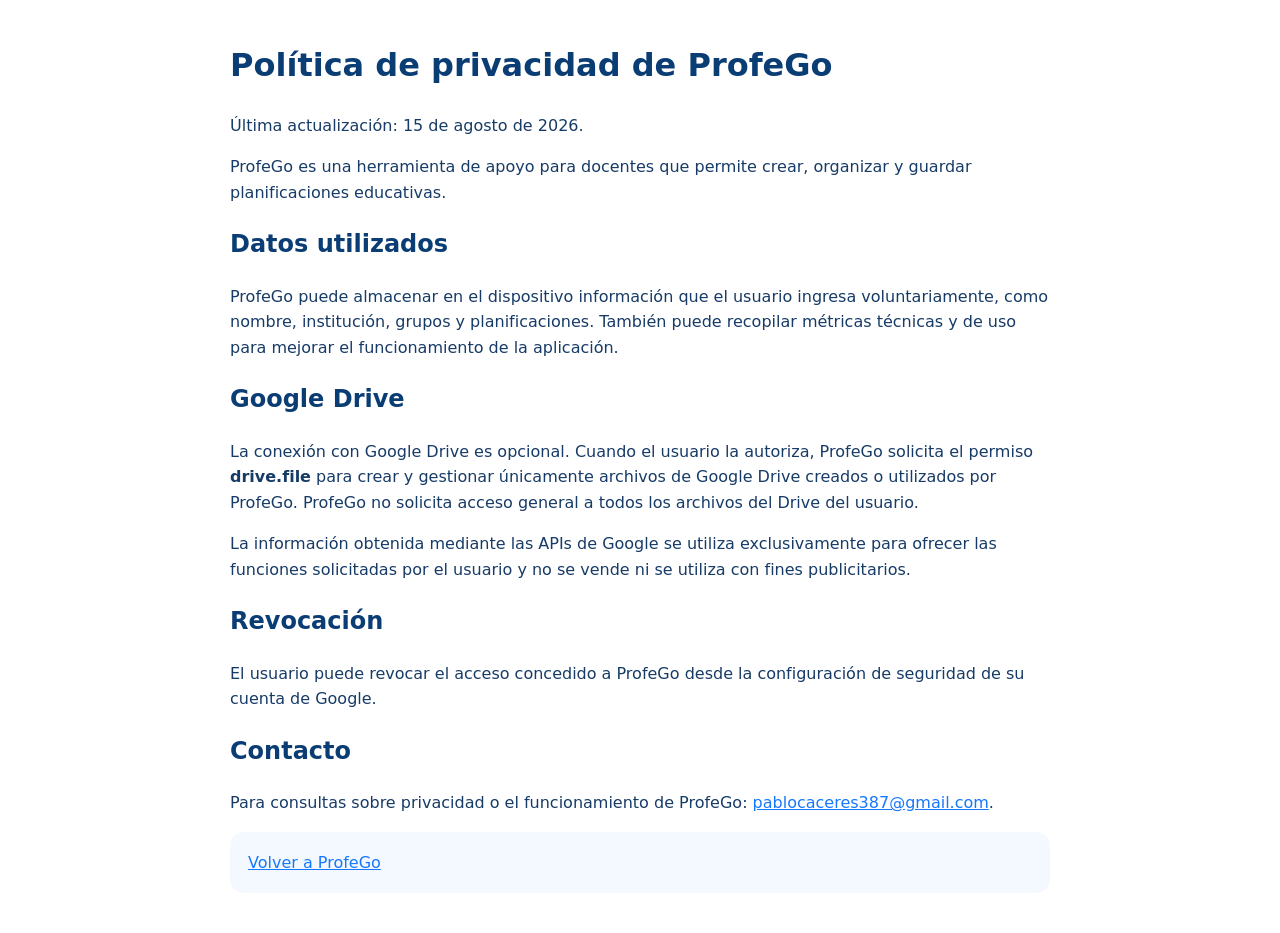
<file: privacy.html>
<!doctype html><html lang="es"><head><meta charset="utf-8"><meta name="viewport" content="width=device-width,initial-scale=1"><title>Política de privacidad · ProfeGo</title><style>body{font-family:system-ui,-apple-system,sans-serif;max-width:820px;margin:40px auto;padding:0 20px;line-height:1.6;color:#173b67}h1,h2{color:#0b3d75}a{color:#1677ff}.box{background:#f4f9ff;padding:18px;border-radius:14px}</style></head><body><h1>Política de privacidad de ProfeGo</h1><p>Última actualización: 15 de agosto de 2026.</p><p>ProfeGo es una herramienta de apoyo para docentes que permite crear, organizar y guardar planificaciones educativas.</p><h2>Datos utilizados</h2><p>ProfeGo puede almacenar en el dispositivo información que el usuario ingresa voluntariamente, como nombre, institución, grupos y planificaciones. También puede recopilar métricas técnicas y de uso para mejorar el funcionamiento de la aplicación.</p><h2>Google Drive</h2><p>La conexión con Google Drive es opcional. Cuando el usuario la autoriza, ProfeGo solicita el permiso <strong>drive.file</strong> para crear y gestionar únicamente archivos de Google Drive creados o utilizados por ProfeGo. ProfeGo no solicita acceso general a todos los archivos del Drive del usuario.</p><p>La información obtenida mediante las APIs de Google se utiliza exclusivamente para ofrecer las funciones solicitadas por el usuario y no se vende ni se utiliza con fines publicitarios.</p><h2>Revocación</h2><p>El usuario puede revocar el acceso concedido a ProfeGo desde la configuración de seguridad de su cuenta de Google.</p><h2>Contacto</h2><p>Para consultas sobre privacidad o el funcionamiento de ProfeGo: <a href="mailto:pablocaceres387@gmail.com">pablocaceres387@gmail.com</a>.</p><div class="box"><a href="/">Volver a ProfeGo</a></div></body></html>
</file>
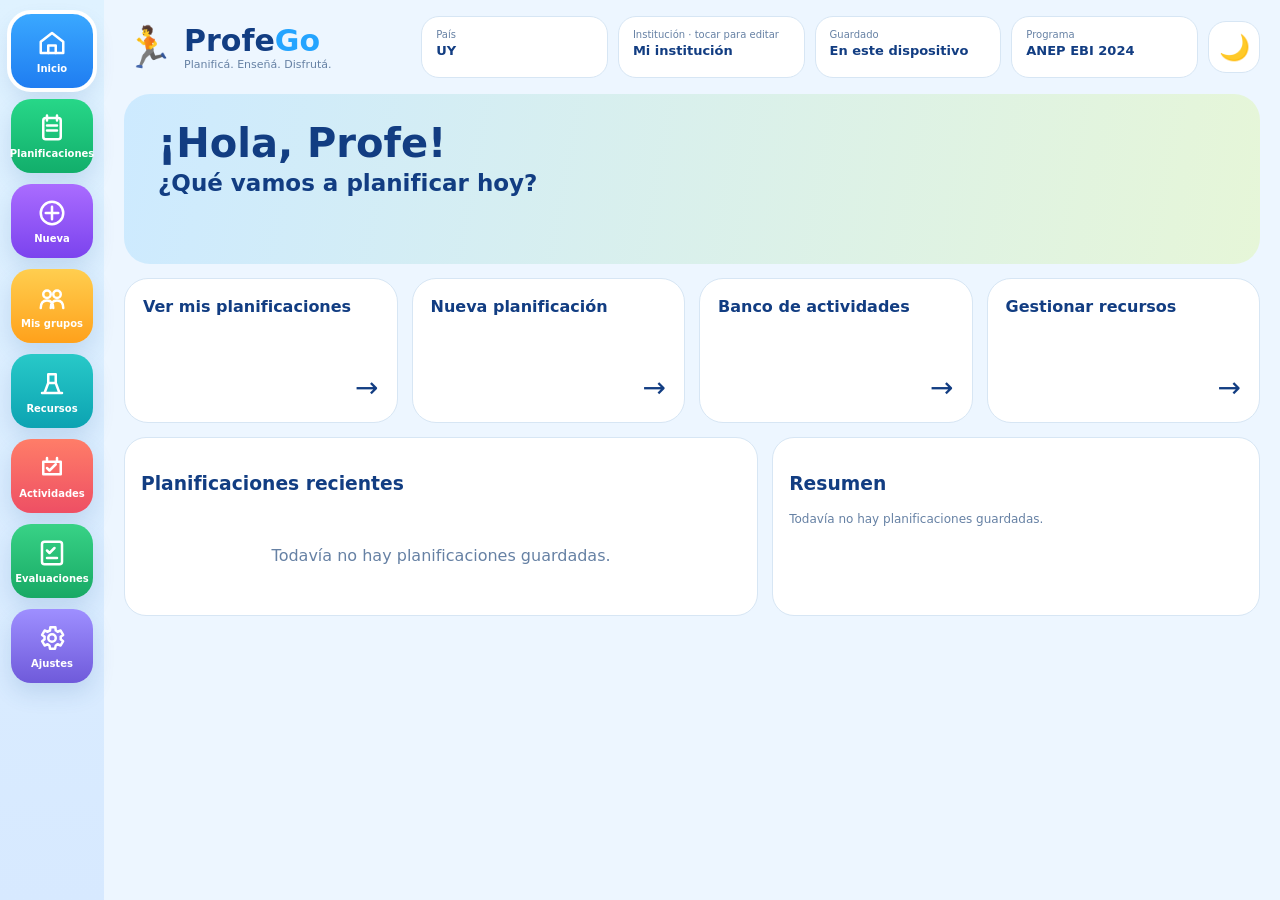
<file: profego-v2.html>
<!doctype html>
<html lang="es">
<head>
<meta charset="utf-8"><meta name="viewport" content="width=device-width,initial-scale=1,viewport-fit=cover">
<title>ProfeGo</title>
<style>
:root{--ink:#123d82;--muted:#6681a4;--bg:#edf6ff;--card:#fff;--line:#d7e6f4;--soft:#f4f9ff;--blue:#1677ff}
.dark{--ink:#eaf3ff;--muted:#9fb3cc;--bg:#101722;--card:#182232;--line:#2b3a50;--soft:#111b29}
*{box-sizing:border-box}html,body{margin:0;background:var(--bg);font-family:Inter,system-ui,-apple-system,"Segoe UI",sans-serif;color:var(--ink)}
button,input,select,textarea{font:inherit}button{cursor:pointer}.app{min-height:100vh;display:grid;grid-template-columns:104px 1fr}
.side{background:linear-gradient(180deg,#dff2ff,#d7e9ff);padding:14px 9px;display:flex;flex-direction:column;gap:11px;align-items:center}
.dark .side{background:linear-gradient(180deg,#17283c,#142235)}
.side button{width:82px;min-height:74px;border:0;border-radius:20px;color:#fff;font-weight:800;font-size:10px;display:flex;flex-direction:column;align-items:center;justify-content:center;gap:5px;box-shadow:0 10px 22px #2c65a329}
.side button svg{width:30px;height:30px;stroke:currentColor;fill:none;stroke-width:2;stroke-linecap:round;stroke-linejoin:round}
.side button:nth-child(1){background:linear-gradient(180deg,#3aa8ff,#1f7df1)}.side button:nth-child(2){background:linear-gradient(180deg,#27d788,#12ae6b)}.side button:nth-child(3){background:linear-gradient(180deg,#aa6cff,#7b43ee)}.side button:nth-child(4){background:linear-gradient(180deg,#ffce4f,#ffa11b)}.side button:nth-child(5){background:linear-gradient(180deg,#28c9c8,#0ca3b2)}.side button:nth-child(6){background:linear-gradient(180deg,#ff7d68,#ee4f64)}.side button:nth-child(7){background:linear-gradient(180deg,#38d286,#18a965)}.side button:nth-child(8){background:linear-gradient(180deg,#9e8fff,#6f5ada)}
.side button.active{outline:4px solid #fff;box-shadow:0 0 0 3px #2390ff,0 10px 22px #2c65a329}
.main{padding:16px 20px 28px;min-width:0}.top{display:grid;grid-template-columns:minmax(220px,1fr) repeat(4,minmax(130px,.65fr)) auto;gap:10px;align-items:center;margin-bottom:16px}
.brand{display:flex;align-items:center;gap:10px}.brand .runner{font-size:40px}.brand h1{margin:0;font-size:30px;font-weight:900}.brand h1 span{color:#24a4ff}.brand p{margin:0;font-size:11px;color:var(--muted)}
.topbox,.card,.box,.q{background:var(--card);border:1px solid var(--line)}.topbox{border-radius:18px;padding:12px 14px;min-height:62px}.topbox small{display:block;color:var(--muted);font-size:10px}.topbox b{font-size:13px}.topbox.click{cursor:pointer}
.theme{width:52px;height:52px;border-radius:18px;border:1px solid var(--line);background:var(--card);font-size:25px}
.page{display:none}.page.active{display:block}.hero{background:linear-gradient(100deg,#cdeaff,#e6f6d8);color:#123d82;border-radius:26px;padding:26px 34px;min-height:170px}.hero h2{font-size:40px;margin:0 0 4px}.hero p{font-size:23px;margin:0;font-weight:800}
.quick{display:grid;grid-template-columns:repeat(4,1fr);gap:14px;margin-top:14px}.q{border-radius:24px;padding:18px;min-height:145px;display:flex;flex-direction:column;justify-content:space-between;color:var(--ink)}.go{align-self:flex-end;font-size:28px}
.lower{display:grid;grid-template-columns:1.3fr 1fr;gap:14px;margin-top:14px}.card{border-radius:22px;padding:16px}.empty{padding:34px;text-align:center;color:var(--muted)}
.setup{display:grid;grid-template-columns:1fr 1.6fr 2fr .8fr .9fr;gap:10px;margin-bottom:14px}.box{border-radius:16px;padding:10px}.box label{display:block;color:var(--muted);font-size:10px;margin-bottom:5px}.box select,.box textarea,.box input,.card input,.card select,.card textarea{width:100%;border:1px solid var(--line);border-radius:10px;padding:9px;color:var(--ink);background:var(--card)}
.save,.primary{background:linear-gradient(90deg,#147cff,#14c98b);color:#fff;border:0;padding:12px 14px;border-radius:12px;font-weight:900}.save{width:100%}.secondary{background:var(--card);border:1px solid var(--line);color:var(--ink);padding:9px 11px;border-radius:10px;font-weight:800}
.planner-grid{display:grid;grid-template-columns:1fr 280px;gap:16px}.preview-head{background:linear-gradient(90deg,#e6f4ff,#efffdc);color:#123d82;border:1px solid #c8e1f5;border-radius:22px;padding:17px 18px;margin-bottom:12px;display:flex;justify-content:space-between}
.classbox{background:linear-gradient(180deg,#064bbd 0 64px,var(--soft) 64px);border-radius:24px;overflow:hidden;margin-bottom:16px}.class-title{padding:16px 18px;color:#fff;font-size:18px;font-weight:900}.games{display:grid;grid-template-columns:repeat(3,1fr);gap:12px;padding:14px}.game{background:var(--card);border:1px solid var(--line);border-radius:18px;overflow:hidden}.game h4{margin:0;padding:10px 11px;font-size:12px}.scene{height:150px;background:#dff4ff;display:flex;align-items:center;justify-content:center;font-size:56px}.game p{font-size:11px;line-height:1.45;color:var(--muted);padding:10px 11px;margin:0;min-height:76px}.actions{display:grid;grid-template-columns:1fr 1fr;gap:7px;padding:0 10px 10px}.actions button{border:1px solid #d8ccff;border-radius:10px;padding:8px;color:#7c3ce5;background:var(--card);font-weight:800;font-size:10px}.actions .edit{background:linear-gradient(90deg,#7d48f6,#9a38ef);color:#fff;border:0}.actions .choose{grid-column:1/-1;color:#0878d1;border-color:#b5dcff}
.aside{display:grid;gap:12px;align-content:start}.aside p{color:var(--muted);font-size:12px;line-height:1.45}.settings-grid,.form-grid{display:grid;grid-template-columns:repeat(2,1fr);gap:14px}
.curriculum-note{font-size:11px;color:var(--muted);margin-top:8px}.status{margin-top:10px;padding:10px 12px;border-radius:12px;background:#e9fff4;color:#08794b;font-size:12px;font-weight:800;display:none}.status.show{display:block}
.toolbar{display:flex;gap:8px;flex-wrap:wrap;margin:12px 0}.chips{display:flex;gap:7px;flex-wrap:wrap;margin:10px 0 14px}.chip{border:1px solid var(--line);background:var(--card);color:var(--ink);border-radius:999px;padding:7px 10px;font-size:11px}.chip.active{background:#1677ff;color:white;border-color:#1677ff}
.library{display:grid;grid-template-columns:repeat(3,1fr);gap:12px}.activity{background:var(--card);border:1px solid var(--line);border-radius:16px;padding:13px}.activity h4{margin:0 0 5px}.activity small{color:#1677ff;font-weight:800}.activity p{font-size:12px;color:var(--muted);line-height:1.4}.activity .row{display:flex;gap:7px}.activity button{flex:1}
.resource-row,.plan-row{display:grid;grid-template-columns:2fr 1fr auto;gap:10px;align-items:center;padding:10px 0;border-bottom:1px solid var(--line)}.plan-row{grid-template-columns:1fr auto}.muted{color:var(--muted);font-size:12px}.danger{border:0;background:#fff0f0;color:#b42318;padding:8px 10px;border-radius:10px}
.modal{position:fixed;inset:0;background:#0008;display:none;align-items:center;justify-content:center;padding:20px;z-index:50}.modal.show{display:flex}.modal-card{width:min(850px,96vw);max-height:84vh;overflow:auto;background:var(--card);border-radius:22px;padding:18px;border:1px solid var(--line)}
@media(max-width:1100px){.top{grid-template-columns:1fr 1fr}.quick{grid-template-columns:repeat(2,1fr)}.setup{grid-template-columns:repeat(2,1fr)}.planner-grid{grid-template-columns:1fr}.games,.library{grid-template-columns:repeat(2,1fr)}}
@media(max-width:760px){.app{grid-template-columns:72px 1fr}.side{padding:10px 5px}.side button{width:58px;min-height:58px}.side button span{display:none}.main{padding:10px}.top{grid-template-columns:1fr auto}.topbox{display:none}.quick,.lower,.setup,.games,.settings-grid,.form-grid,.library{grid-template-columns:1fr}.brand h1{font-size:26px}.hero{padding:22px}.hero h2{font-size:32px}.scene{height:160px}}
</style>
</head><body>
<div class="app"><nav class="side">
<button class="active" onclick="show('home',this)" title="Inicio"><svg viewBox="0 0 24 24"><path d="M3 11 12 4l9 7v9H3z"/><path d="M9 20v-6h6v6"/></svg><span>Inicio</span></button>
<button onclick="show('plans',this)" title="Planificaciones"><svg viewBox="0 0 24 24"><rect x="5" y="4" width="14" height="17" rx="2"/><path d="M8 2v4M16 2v4M8 10h8M8 14h8"/></svg><span>Planificaciones</span></button>
<button onclick="show('new',this)" title="Nueva"><svg viewBox="0 0 24 24"><circle cx="12" cy="12" r="9"/><path d="M12 7v10M7 12h10"/></svg><span>Nueva</span></button>
<button onclick="show('groups',this)" title="Mis grupos"><svg viewBox="0 0 24 24"><circle cx="8" cy="9" r="3"/><circle cx="16" cy="9" r="3"/><path d="M3 20c0-4 2-6 5-6s5 2 5 6M11 20c0-4 2-6 5-6s5 2 5 6"/></svg><span>Mis grupos</span></button>
<button onclick="show('resources',this)" title="Recursos"><svg viewBox="0 0 24 24"><path d="M4 20h16M6 20l3-8h6l3 8M9 12V5h6v7"/></svg><span>Recursos</span></button>
<button onclick="show('activities',this)" title="Actividades"><svg viewBox="0 0 24 24"><path d="M5 7h14v10H5z"/><path d="m8 12 2 2 5-5"/><path d="M8 4v3M16 4v3"/></svg><span>Actividades</span></button>
<button onclick="show('eval',this)" title="Evaluaciones"><svg viewBox="0 0 24 24"><rect x="4" y="3" width="16" height="18" rx="2"/><path d="m8 10 2 2 4-4M8 16h8"/></svg><span>Evaluaciones</span></button>
<button onclick="show('settings',this)" title="Ajustes"><svg viewBox="0 0 24 24"><circle cx="12" cy="12" r="3"/><path d="M19 12a7 7 0 0 0-.1-1l2-1.5-2-3.5-2.4 1A7 7 0 0 0 15 6l-.3-2.6h-4L10.4 6A7 7 0 0 0 8.5 7l-2.4-1-2 3.5L6.1 11A7 7 0 0 0 6 12c0 .3 0 .7.1 1l-2 1.5 2 3.5 2.4-1A7 7 0 0 0 10 18l.4 2.6h4L15 18a7 7 0 0 0 1.5-1l2.4 1 2-3.5-2-1.5c.1-.3.1-.7.1-1z"/></svg><span>Ajustes</span></button>
</nav>
<main class="main"><header class="top">
<div class="brand"><div class="runner">🏃</div><div><h1>Profe<span>Go</span></h1><p>Planificá. Enseñá. Disfrutá.</p></div></div>
<div class="topbox"><small>País</small><b id="countryTop">Uruguay</b></div>
<div class="topbox click" onclick="editInstitution()"><small>Institución · tocar para editar</small><b id="institutionTop">Mi institución</b></div>
<div class="topbox"><small>Guardado</small><b id="saveModeTop">En este dispositivo</b></div>
<div class="topbox"><small>Programa</small><b>ANEP EBI 2024</b></div>
<button class="theme" id="themeBtn" onclick="toggleTheme()">🌙</button>
</header>
<section id="home" class="page active"><div class="hero"><h2 id="hello">¡Hola, Profe!</h2><p>¿Qué vamos a planificar hoy?</p></div>
<div class="quick"><button class="q" onclick="showById('plans',1)"><b>Ver mis planificaciones</b><span class="go">→</span></button><button class="q" onclick="showById('new',2)"><b>Nueva planificación</b><span class="go">→</span></button><button class="q" onclick="showById('activities',5)"><b>Banco de actividades</b><span class="go">→</span></button><button class="q" onclick="showById('resources',4)"><b>Gestionar recursos</b><span class="go">→</span></button></div>
<div class="lower"><div class="card"><h3>Planificaciones recientes</h3><div id="recent"></div></div><div class="card"><h3>Resumen</h3><p id="summaryHome" class="muted"></p></div></div></section>
<section id="new" class="page"><div class="setup"><div class="box"><label>Grupo</label><select id="group" onchange="updateContents()"><option>3 años</option><option>4 años</option><option selected>5 años</option><option>1.º año</option><option>2.º año</option><option>3.º año</option><option>4.º año</option><option>5.º año</option><option>6.º año</option></select></div><div class="box"><label>Contenido</label><select id="content" onchange="updateGoal()"></select><div class="curriculum-note">Programa ANEP EBI 2024</div></div><div class="box"><label>Meta general</label><textarea id="goal" rows="4"></textarea></div><div class="box"><label>Clases</label><select id="count"><option>6</option><option>8</option><option selected>10</option><option>12</option></select></div><div class="box"><label>&nbsp;</label><button class="save" onclick="generate()">Generar planificación</button></div></div><div id="generateStatus" class="status"></div><div class="planner-grid"><div><div class="preview-head"><h2>Vista previa de la secuencia</h2><span id="meta">10 clases</span></div><div id="classes"></div></div><aside class="aside"><div class="card"><h3>Meta general</h3><p id="sideGoal"></p></div><div class="card"><h3>Guardar planificación</h3><button class="save" onclick="savePlan()">Guardar</button><div id="saveStatus" class="status"></div></div><div class="card"><h3>Google Drive</h3><p id="driveNote">El guardado actual es local en este dispositivo. La conexión real con Drive requiere iniciar sesión con Google.</p><button class="secondary" onclick="show('settings',document.querySelectorAll('.side button')[7])">Configurar Drive</button></div></aside></div></section>
<section id="plans" class="page"><h2>Mis planificaciones</h2><div class="card" id="plansList"></div></section>
<section id="groups" class="page"><h2>Mis grupos</h2><div class="card"><p class="muted">Acá podremos agregar grupos y observaciones por clase.</p></div></section>
<section id="resources" class="page"><h2>Recursos</h2><div class="card"><h3>Agregar material</h3><div class="form-grid"><input id="resourceName" placeholder="Ej.: Pelotas de goma"><input id="resourceQty" type="number" min="1" value="1"></div><div class="toolbar"><button class="primary" onclick="addResource()">Agregar recurso</button></div></div><div class="card" style="margin-top:14px"><h3>Mis materiales</h3><div id="resourceList"></div></div></section>
<section id="activities" class="page"><h2>Banco de actividades</h2><div class="card"><div class="form-grid"><input id="actName" placeholder="Nombre del juego"><select id="actCat"></select><textarea id="actDesc" placeholder="Cómo se juega"></textarea><input id="actAge" placeholder="Edad sugerida, ej. 5 años"></div><div class="toolbar"><button class="primary" onclick="addActivity()">Agregar actividad</button></div></div><div class="card" style="margin-top:14px"><div class="toolbar"><input id="activitySearch" placeholder="Buscar juego..." oninput="renderActivities()" style="flex:1;min-width:200px;padding:10px;border:1px solid var(--line);border-radius:10px;background:var(--card);color:var(--ink)"></div><div id="categoryChips" class="chips"></div><div id="activityLibrary" class="library"></div></div></section>
<section id="eval" class="page"><h2>Evaluaciones</h2><div class="card"><p class="muted">Evaluación inicial, intermedia y final del grupo.</p></div></section>
<section id="settings" class="page"><h2>Ajustes</h2><div class="settings-grid"><div class="card"><h3>Perfil</h3><label>Nombre</label><input id="profileName" placeholder="Tu nombre"><label style="display:block;margin-top:10px">Institución</label><input id="profileInstitution" placeholder="Escuela / institución"><div class="toolbar"><button class="primary" onclick="saveProfile()">Guardar perfil</button></div></div><div class="card"><h3>País</h3><select id="country" onchange="setCountry(this.value)"><option>Uruguay</option><option>Argentina</option><option>Brasil</option><option>Chile</option><option>Paraguay</option><option>Otro</option></select><h3 style="margin-top:20px">Google Drive</h3><input id="driveFolderUrl" placeholder="URL de carpeta de Drive"><div class="toolbar"><button class="secondary" onclick="saveDriveUrl()">Guardar referencia</button></div><p class="muted">Importante: guardar una URL no autoriza a la app a escribir archivos en Drive. Para eso agregaremos inicio de sesión con Google/OAuth.</p></div></div></section>
</main></div>
<div id="activityModal" class="modal"><div class="modal-card"><div style="display:flex;justify-content:space-between;align-items:center"><h3>Elegir otra actividad</h3><button class="secondary" onclick="closeActivityPicker()">Cerrar</button></div><input id="pickerSearch" placeholder="Buscar..." oninput="renderPicker()" style="width:100%;padding:10px;border:1px solid var(--line);border-radius:10px;background:var(--card);color:var(--ink)"><div id="pickerList" class="library" style="margin-top:12px"></div></div></div>
<script>
const categories=['Persecución','Roles y simbólicos','Cooperativos','Conciencia corporal','Orientación espacial','Manipulación','Equilibrio y gimnasia','Expresión y ritmo','Deporte','Atletismo','Vuelta a la calma'];
const baseActivities=[['La mancha congelada','Persecución','Uno persigue. Cuando toca a alguien queda congelado hasta que un compañero lo libera pasando por debajo de sus brazos.','4 a 10 años'],['Mancha cadena','Persecución','Quien es tocado se une de la mano al perseguidor. La cadena crece hasta atrapar a todos.','5 a 12 años'],['Colores perseguidos','Persecución','El docente nombra un color; antes de ser tocados los niños deben llegar a un objeto de ese color.','3 a 8 años'],['Guardianes y tesoros','Persecución','Un grupo protege objetos en una zona y otro intenta tomarlos y volver a su campo sin ser tocado.','6 a 12 años'],['El lobo y las ovejas','Roles y simbólicos','Un niño es lobo y los demás ovejas. A la señal cruzan el espacio evitando ser atrapados. Se cambian roles.','3 a 7 años'],['Animales del bosque','Roles y simbólicos','Cada niño representa un animal con desplazamientos y sonidos. Cambian de rol según consignas.','3 a 6 años'],['Superhéroes al rescate','Roles y simbólicos','Resolver misiones motoras imaginarias: cruzar ríos, saltar lava, rescatar objetos y ayudar compañeros.','3 a 7 años'],['La ciudad imaginaria','Roles y simbólicos','El espacio se transforma en ciudad: calles, plazas, puentes y estaciones que se recorren con distintos roles.','4 a 8 años'],['Islas y caminos','Cooperativos','En pequeños grupos deben desplazarse usando aros o colchonetas como islas sin tocar el suelo exterior.','5 a 12 años'],['Transportar el tesoro','Cooperativos','Mover pelotas u objetos de una zona a otra sin usar las manos o cumpliendo una consigna grupal.','5 a 12 años'],['Nudo humano','Cooperativos','En ronda toman manos al azar y deben desarmar el nudo sin soltarse.','8 a 12 años'],['Puente colectivo','Cooperativos','El grupo debe construir un recorrido con materiales para que todos puedan cruzar.','6 a 12 años'],['Espejo corporal','Conciencia corporal','En parejas uno realiza movimientos lentos y el otro los imita como si fuera su reflejo.','3 a 12 años'],['Estatuas por partes','Conciencia corporal','Al detenerse la música deben adoptar posturas usando la parte del cuerpo indicada.','3 a 8 años'],['Detectives del cuerpo','Conciencia corporal','Responder consignas tocando, moviendo o apoyando partes del cuerpo en diferentes posiciones.','3 a 7 años'],['Grande-pequeño','Conciencia corporal','Variar posturas y desplazamientos haciéndose muy grande, pequeño, ancho, fino, alto o bajo.','3 a 7 años'],['Adentro y afuera','Orientación espacial','Moverse libremente y ubicarse dentro o fuera de aros, líneas o zonas según la señal.','3 a 7 años'],['Cerca-lejos','Orientación espacial','Desplazarse y ubicarse cerca o lejos de un objeto, compañero o docente según la consigna.','3 a 7 años'],['Mapa del tesoro','Orientación espacial','Seguir pistas espaciales: adelante, atrás, derecha, izquierda, debajo, entre y alrededor.','6 a 10 años'],['Circuito de direcciones','Orientación espacial','Recorrer estaciones con cambios de dirección, sentido, nivel y trayectoria.','5 a 12 años'],['Lluvia de pelotas','Manipulación','Lanzar y recibir pelotas variando altura, mano, distancia y tipo de pase.','5 a 12 años'],['Pases por puertas','Manipulación','En parejas pasar la pelota atravesando puertas formadas con conos, aumentando distancia.','6 a 12 años'],['Derribar torres','Manipulación','Lanzar pelotas para derribar conos o botellas desde diferentes distancias.','4 a 10 años'],['Pelota viajera','Manipulación','En ronda la pelota viaja con diferentes formas de pase y consignas de dirección o velocidad.','5 a 10 años'],['Camino de equilibrios','Equilibrio y gimnasia','Recorrer líneas, bancos bajos, colchonetas y apoyos manteniendo diferentes posiciones.','4 a 10 años'],['Giros y estatuas','Equilibrio y gimnasia','Realizar distintos giros y finalizar en una posición estable durante tres segundos.','4 a 10 años'],['Circuito gimnástico','Equilibrio y gimnasia','Combinar saltos, apoyos, rol adelante, equilibrio y trepas según posibilidades del grupo.','6 a 12 años'],['Saltos de río','Equilibrio y gimnasia','Saltar espacios marcados como ríos, variando distancia, dirección y forma de caída.','4 a 9 años'],['Semáforo musical','Expresión y ritmo','Moverse según la música: verde libre, amarillo lento, rojo estatua.','3 a 8 años'],['Ritmos del cuerpo','Expresión y ritmo','Crear secuencias con palmas, pasos, golpes suaves y movimientos corporales.','4 a 12 años'],['Danza espejo','Expresión y ritmo','En parejas crear e imitar secuencias breves al ritmo de la música.','5 a 12 años'],['Emociones en movimiento','Expresión y ritmo','Representar alegría, miedo, sorpresa, calma o enojo mediante postura y movimiento.','4 a 10 años'],['Mini básquet 3x3','Deporte','Juego reducido priorizando pases, desmarque, bote controlado y lanzamiento cercano.','8 a 12 años'],['Diez pases','Deporte','Dos equipos intentan completar diez pases sin que el rival intercepte.','7 a 12 años'],['Fútbol por puertas','Deporte','Marcar punto pasando la pelota entre dos conos hacia un compañero.','7 a 12 años'],['Handball zonas','Deporte','Progresar con pases y conseguir punto recibiendo dentro de una zona final.','8 a 12 años'],['Vóley con bote','Deporte','Mantener la pelota pasando por encima de una red permitiendo un bote antes del golpe.','8 a 12 años'],['Carreras de reacción','Atletismo','Salir desde distintas posiciones al escuchar o ver una señal y correr una distancia breve.','6 a 12 años'],['Relevos variados','Atletismo','Carreras por equipos con diferentes desplazamientos, objetos y distancias.','6 a 12 años'],['Carrera de números','Atletismo','Cada niño tiene un número; al escucharlo sale, rodea una marca y vuelve.','6 a 12 años'],['Velocidad por zonas','Atletismo','Recorrer tramos cambiando de ritmo: suave, medio, rápido y recuperación.','8 a 12 años'],['Respirar como globo','Vuelta a la calma','Inspirar lentamente inflando el abdomen y exhalar como si el cuerpo fuera un globo que se desinfla.','3 a 12 años'],['Estirar animales','Vuelta a la calma','Estiramientos suaves imitando posiciones de gato, perro, mariposa y serpiente.','3 a 10 años'],['Nube tranquila','Vuelta a la calma','Acostados o sentados imaginar una nube mientras se relaja cada parte del cuerpo.','3 a 9 años']];
// Contenidos organizados por nivel: ANEP EBI, tramos 1–4. Rótulos resumidos; metas sugeridas y editables.
const curriculum={
  "3 años": [
    [
      "Conciencia corporal · Identificación corporal",
      "Los niños realizarán propuestas de identificación corporal para reconocer sus posibilidades y resolver desafíos con mayor autonomía."
    ],
    [
      "Conciencia corporal · Dentro/fuera; arriba/abajo",
      "Los niños realizarán propuestas de dentro/fuera; arriba/abajo para reconocer sus posibilidades y resolver desafíos con mayor autonomía."
    ],
    [
      "Conciencia corporal · Antes y después",
      "Los niños realizarán actividades de antes y después para resolver desafíos adecuados a su grado y explicar sus decisiones."
    ],
    [
      "Conciencia corporal · Descubrimiento de la corporeidad",
      "Los niños realizarán propuestas de descubrimiento de la corporeidad para reconocer sus posibilidades y resolver desafíos con mayor autonomía."
    ],
    [
      "Juego y recreación · Simbolización motriz y jugar",
      "Los niños realizarán propuestas de simbolización motriz y jugar para participar, acordar consignas y compartir experiencias con sus compañeros."
    ],
    [
      "Deporte · Exploración corporal",
      "Los niños realizarán propuestas de exploración corporal para resolver situaciones deportivas adecuadas al nivel y comprender sus acuerdos."
    ],
    [
      "Deporte · Desplazamientos iniciales",
      "Los niños realizarán propuestas de desplazamientos iniciales para resolver situaciones deportivas adecuadas al nivel y comprender sus acuerdos."
    ],
    [
      "Gimnasia · Reconocimiento corporal",
      "Los niños realizarán propuestas de reconocimiento corporal para mejorar el control del movimiento con ayudas y cuidados adecuados."
    ],
    [
      "Gimnasia · Giros longitudinales",
      "Los niños realizarán propuestas de Giros longitudinales para mejorar el control del movimiento con ayudas y cuidados adecuados."
    ],
    [
      "Prácticas expresivas · Corporeidad y Ritmo",
      "Los niños realizarán propuestas de corporeidad y Ritmo para comunicar ideas y emociones mediante el movimiento."
    ]
  ],
  "4 años": [
    [
      "Conciencia corporal · Ubicación corporal; arriba/abajo",
      "Los niños realizarán propuestas de ubicación corporal; arriba/abajo para reconocer sus posibilidades y resolver desafíos con mayor autonomía."
    ],
    [
      "Conciencia corporal · Orientación ante objetos",
      "Los niños realizarán propuestas de orientación ante objetos para reconocer sus posibilidades y resolver desafíos con mayor autonomía."
    ],
    [
      "Conciencia corporal · Antes/después",
      "Los niños realizarán propuestas de antes/después para reconocer sus posibilidades y resolver desafíos con mayor autonomía."
    ],
    [
      "Juego y recreación · Fantasía y ficción",
      "Los niños realizarán propuestas de fantasía y ficción para participar, acordar consignas y compartir experiencias con sus compañeros."
    ],
    [
      "Juego y recreación · Persecución",
      "Los niños realizarán propuestas de persecución para participar, acordar consignas y compartir experiencias con sus compañeros."
    ],
    [
      "Juego y recreación · Jugar en la naturaleza",
      "Los niños realizarán propuestas de jugar en la naturaleza para participar, acordar consignas y compartir experiencias con sus compañeros."
    ],
    [
      "Deporte · Ubicación corporal",
      "Los niños realizarán propuestas de ubicación corporal para resolver situaciones deportivas adecuadas al nivel y comprender sus acuerdos."
    ],
    [
      "Deporte · Traslados con objetos",
      "Los niños realizarán propuestas de traslados con objetos para resolver situaciones deportivas adecuadas al nivel y comprender sus acuerdos."
    ],
    [
      "Deporte · Roles e interacción",
      "Los niños realizarán propuestas de roles e interacción para resolver situaciones deportivas adecuadas al nivel y comprender sus acuerdos."
    ],
    [
      "Gimnasia · Ubicación corporal",
      "Los niños realizarán propuestas de ubicación corporal para mejorar el control del movimiento con ayudas y cuidados adecuados."
    ],
    [
      "Gimnasia · Giros longitudinales",
      "Los niños realizarán propuestas de Giros longitudinales para mejorar el control del movimiento con ayudas y cuidados adecuados."
    ],
    [
      "Prácticas expresivas · Imagen de sí",
      "Los niños realizarán propuestas de imagen de sí para comunicar ideas y emociones mediante el movimiento."
    ],
    [
      "Prácticas expresivas · Ritmo compartida y sentidos",
      "Los niños realizarán propuestas de Ritmo compartida y sentidos para comunicar ideas y emociones mediante el movimiento."
    ],
    [
      "Prácticas expresivas · Posturas y actitudes",
      "Los niños realizarán propuestas de posturas y actitudes para comunicar ideas y emociones mediante el movimiento."
    ],
    [
      "Prácticas expresivas · Comunicación gestual",
      "Los niños realizarán propuestas de comunicación gestual para comunicar ideas y emociones mediante el movimiento."
    ]
  ],
  "5 años": [
    [
      "Conciencia corporal · Espacios propio/cercano/lejano",
      "Los niños realizarán propuestas de espacios propio/cercano/lejano para reconocer sus posibilidades y resolver desafíos con mayor autonomía."
    ],
    [
      "Conciencia corporal · Tiempo, cuerpo y objetos",
      "Los niños realizarán propuestas de tiempo, cuerpo y objetos para reconocer sus posibilidades y resolver desafíos con mayor autonomía."
    ],
    [
      "Conciencia corporal · Corporeidad terrestre/acuática",
      "Los niños realizarán propuestas de corporeidad terrestre/acuática para reconocer sus posibilidades y resolver desafíos con mayor autonomía."
    ],
    [
      "Juego y recreación · Simbolización en espacios variables",
      "Los niños realizarán propuestas de simbolización en espacios variables para participar, acordar consignas y compartir experiencias con sus compañeros."
    ],
    [
      "Juego y recreación · Persecución y rotación de roles",
      "Los niños realizarán propuestas de persecución y rotación de roles para participar, acordar consignas y compartir experiencias con sus compañeros."
    ],
    [
      "Juego y recreación · Juego cotidiano y acuático",
      "Los niños realizarán propuestas de juego cotidiano y acuático para participar, acordar consignas y compartir experiencias con sus compañeros."
    ],
    [
      "Juego y recreación · Experiencias en la naturaleza",
      "Los niños realizarán propuestas de experiencias en la naturaleza para participar, acordar consignas y compartir experiencias con sus compañeros."
    ],
    [
      "Deporte · Ubicación espacial",
      "Los niños realizarán propuestas de ubicación espacial para resolver situaciones deportivas adecuadas al nivel y comprender sus acuerdos."
    ],
    [
      "Deporte · Traslados manipulando objetos",
      "Los niños realizarán propuestas de traslados manipulando objetos para resolver situaciones deportivas adecuadas al nivel y comprender sus acuerdos."
    ],
    [
      "Deporte · Interacción sensoriomotriz",
      "Los niños realizarán propuestas de interacción sensoriomotriz para resolver situaciones deportivas adecuadas al nivel y comprender sus acuerdos."
    ],
    [
      "Deporte · Ingreso al agua y giros",
      "Los niños realizarán propuestas de ingreso al agua y giros para resolver situaciones deportivas adecuadas al nivel y comprender sus acuerdos."
    ],
    [
      "Gimnasia · Ubicación espacial",
      "Los niños realizarán propuestas de ubicación espacial para mejorar el control del movimiento con ayudas y cuidados adecuados."
    ],
    [
      "Gimnasia · Giros en distintos ejes",
      "Los niños realizarán propuestas de Giros en distintos ejes para mejorar el control del movimiento con ayudas y cuidados adecuados."
    ],
    [
      "Gimnasia · Equilibrio estático",
      "Los niños realizarán propuestas de Equilibrio estático para mejorar el control del movimiento con ayudas y cuidados adecuados."
    ],
    [
      "Gimnasia · Salto con dos pies",
      "Los niños realizarán propuestas de salto con dos pies para mejorar el control del movimiento con ayudas y cuidados adecuados."
    ],
    [
      "Gimnasia · Objetos sin desplazamiento",
      "Los niños realizarán propuestas de objetos sin desplazamiento para mejorar el control del movimiento con ayudas y cuidados adecuados."
    ],
    [
      "Prácticas expresivas · Imagen y representación",
      "Los niños realizarán propuestas de imagen y representación para comunicar ideas y emociones mediante el movimiento."
    ],
    [
      "Prácticas expresivas · Ritmo y sentidos",
      "Los niños realizarán propuestas de Ritmo y sentidos para comunicar ideas y emociones mediante el movimiento."
    ],
    [
      "Prácticas expresivas · Comunicación gestual",
      "Los niños realizarán propuestas de comunicación gestual para comunicar ideas y emociones mediante el movimiento."
    ],
    [
      "Prácticas expresivas · Posturas y actitudes",
      "Los niños realizarán propuestas de posturas y actitudes para comunicar ideas y emociones mediante el movimiento."
    ]
  ],
  "1.º año": [
    [
      "Conciencia corporal · Orientación y lateralidad",
      "Los niños realizarán propuestas de orientación y lateralidad para reconocer sus posibilidades y resolver desafíos con mayor autonomía."
    ],
    [
      "Conciencia corporal · Espacios y objetos",
      "Los niños realizarán propuestas de espacios y objetos para reconocer sus posibilidades y resolver desafíos con mayor autonomía."
    ],
    [
      "Conciencia corporal · Coordinación espacio/tiempo",
      "Los niños realizarán propuestas de coordinación espacio/tiempo para reconocer sus posibilidades y resolver desafíos con mayor autonomía."
    ],
    [
      "Juego y recreación · Consignas y reglas variables",
      "Los niños realizarán propuestas de consignas y reglas variables para participar, acordar consignas y compartir experiencias con sus compañeros."
    ],
    [
      "Juego y recreación · Cooperación guiada",
      "Los niños realizarán propuestas de cooperación guiada para participar, acordar consignas y compartir experiencias con sus compañeros."
    ],
    [
      "Juego y recreación · Tradición lúdica",
      "Los niños realizarán propuestas de tradición lúdica para participar, acordar consignas y compartir experiencias con sus compañeros."
    ],
    [
      "Juego y recreación · Naturaleza y ubicación",
      "Los niños realizarán propuestas de naturaleza y ubicación para participar, acordar consignas y compartir experiencias con sus compañeros."
    ],
    [
      "Juego y recreación · La acción de jugar",
      "Los niños realizarán propuestas de la acción de jugar para participar, acordar consignas y compartir experiencias con sus compañeros."
    ],
    [
      "Deporte · Iniciación y objetos en distintos medios",
      "Los niños realizarán propuestas de iniciación y objetos en distintos medios para resolver situaciones deportivas adecuadas al nivel y comprender sus acuerdos."
    ],
    [
      "Deporte · Multilateralidad",
      "Los niños realizarán propuestas de multilateralidad para resolver situaciones deportivas adecuadas al nivel y comprender sus acuerdos."
    ],
    [
      "Deporte · Reglas y técnica inicial",
      "Los niños realizarán propuestas de reglas y técnica inicial para resolver situaciones deportivas adecuadas al nivel y comprender sus acuerdos."
    ],
    [
      "Deporte · Convivencia deportiva",
      "Los niños realizarán propuestas de convivencia deportiva para resolver situaciones deportivas adecuadas al nivel y comprender sus acuerdos."
    ],
    [
      "Deporte · Propulsión acuática",
      "Los niños realizarán propuestas de propulsión acuática para resolver situaciones deportivas adecuadas al nivel y comprender sus acuerdos."
    ],
    [
      "Gimnasia · Rol adelante facilitado",
      "Los niños realizarán propuestas de Rol adelante facilitado para mejorar el control del movimiento con ayudas y cuidados adecuados."
    ],
    [
      "Gimnasia · Equilibrio estático/dinámico bajo",
      "Los niños realizarán propuestas de Equilibrio estático/dinámico bajo para mejorar el control del movimiento con ayudas y cuidados adecuados."
    ],
    [
      "Gimnasia · Trepas y suspensión",
      "Los niños realizarán propuestas de Trepas y suspensión para mejorar el control del movimiento con ayudas y cuidados adecuados."
    ],
    [
      "Gimnasia · Inversiones apoyadas",
      "Los niños realizarán propuestas de inversiones apoyadas para mejorar el control del movimiento con ayudas y cuidados adecuados."
    ],
    [
      "Gimnasia · Alineación corporal",
      "Los niños realizarán propuestas de alineación corporal para mejorar el control del movimiento con ayudas y cuidados adecuados."
    ],
    [
      "Gimnasia · Saltos a una/dos piernas",
      "Los niños realizarán propuestas de saltos a una/dos piernas para mejorar el control del movimiento con ayudas y cuidados adecuados."
    ],
    [
      "Gimnasia · Manipulación y trayectos",
      "Los niños realizarán propuestas de manipulación y trayectos para mejorar el control del movimiento con ayudas y cuidados adecuados."
    ],
    [
      "Prácticas expresivas · Emoción representada",
      "Los niños realizarán propuestas de emoción representada para comunicar ideas y emociones mediante el movimiento."
    ],
    [
      "Prácticas expresivas · Ritmo y pausa",
      "Los niños realizarán propuestas de Ritmo y pausa para comunicar ideas y emociones mediante el movimiento."
    ],
    [
      "Prácticas expresivas · Postura y respiración",
      "Los niños realizarán propuestas de postura y respiración para comunicar ideas y emociones mediante el movimiento."
    ],
    [
      "Prácticas expresivas · Danza: tradición y migración",
      "Los niños realizarán propuestas de danza: tradición y migración para comunicar ideas y emociones mediante el movimiento."
    ]
  ],
  "2.º año": [
    [
      "Conciencia corporal · Percepción: tiempo, espacio y velocidad",
      "Los niños realizarán propuestas de percepción: tiempo, espacio y velocidad para reconocer sus posibilidades y resolver desafíos con mayor autonomía."
    ],
    [
      "Conciencia corporal · Ritmo, trayectorias y lateralidad",
      "Los niños realizarán propuestas de ritmo, trayectorias y lateralidad para reconocer sus posibilidades y resolver desafíos con mayor autonomía."
    ],
    [
      "Conciencia corporal · Secuenciación espaciotemporal",
      "Los niños realizarán propuestas de secuenciación espaciotemporal para reconocer sus posibilidades y resolver desafíos con mayor autonomía."
    ],
    [
      "Conciencia corporal · Emoción terrestre/acuática",
      "Los niños realizarán propuestas de emoción terrestre/acuática para reconocer sus posibilidades y resolver desafíos con mayor autonomía."
    ],
    [
      "Juego y recreación · Reglas y propósitos",
      "Los niños realizarán propuestas de reglas y propósitos para participar, acordar consignas y compartir experiencias con sus compañeros."
    ],
    [
      "Juego y recreación · Cooperación y roles",
      "Los niños realizarán propuestas de cooperación y roles para participar, acordar consignas y compartir experiencias con sus compañeros."
    ],
    [
      "Juego y recreación · Tradición lúdica",
      "Los niños realizarán propuestas de tradición lúdica para participar, acordar consignas y compartir experiencias con sus compañeros."
    ],
    [
      "Juego y recreación · Naturaleza y comunidad",
      "Los niños realizarán propuestas de naturaleza y comunidad para participar, acordar consignas y compartir experiencias con sus compañeros."
    ],
    [
      "Juego y recreación · Práctica lúdica",
      "Los niños realizarán propuestas de práctica lúdica para participar, acordar consignas y compartir experiencias con sus compañeros."
    ],
    [
      "Juego y recreación · Roles acuáticos",
      "Los niños realizarán propuestas de roles acuáticos para participar, acordar consignas y compartir experiencias con sus compañeros."
    ],
    [
      "Deporte · Traslados, envíos y recepciones",
      "Los niños realizarán propuestas de traslados, envíos y recepciones para resolver situaciones deportivas adecuadas al nivel y comprender sus acuerdos."
    ],
    [
      "Deporte · Multilateralidad con oposición",
      "Los niños realizarán propuestas de multilateralidad con oposición para resolver situaciones deportivas adecuadas al nivel y comprender sus acuerdos."
    ],
    [
      "Deporte · Reglas y técnica inicial",
      "Los niños realizarán propuestas de reglas y técnica inicial para resolver situaciones deportivas adecuadas al nivel y comprender sus acuerdos."
    ],
    [
      "Deporte · Patrimonio deportivo",
      "Los niños realizarán propuestas de patrimonio deportivo para resolver situaciones deportivas adecuadas al nivel y comprender sus acuerdos."
    ],
    [
      "Deporte · Propulsión ventral/dorsal",
      "Los niños realizarán propuestas de propulsión ventral/dorsal para resolver situaciones deportivas adecuadas al nivel y comprender sus acuerdos."
    ],
    [
      "Gimnasia · Rol adelante",
      "Los niños realizarán propuestas de Rol adelante para mejorar el control del movimiento con ayudas y cuidados adecuados."
    ],
    [
      "Gimnasia · Equilibrio a distintas alturas",
      "Los niños realizarán propuestas de Equilibrio a distintas alturas para mejorar el control del movimiento con ayudas y cuidados adecuados."
    ],
    [
      "Gimnasia · Trepas, suspensión y balanceo",
      "Los niños realizarán propuestas de Trepas, suspensión y balanceo para mejorar el control del movimiento con ayudas y cuidados adecuados."
    ],
    [
      "Gimnasia · Inversiones apoyadas",
      "Los niños realizarán propuestas de inversiones apoyadas para mejorar el control del movimiento con ayudas y cuidados adecuados."
    ],
    [
      "Gimnasia · Alineación corporal",
      "Los niños realizarán propuestas de alineación corporal para mejorar el control del movimiento con ayudas y cuidados adecuados."
    ],
    [
      "Gimnasia · Saltos enlazados",
      "Los niños realizarán propuestas de saltos enlazados para mejorar el control del movimiento con ayudas y cuidados adecuados."
    ],
    [
      "Gimnasia · Manipulación con alturas/apoyos",
      "Los niños realizarán propuestas de manipulación con alturas/apoyos para mejorar el control del movimiento con ayudas y cuidados adecuados."
    ],
    [
      "Prácticas expresivas · Emoción comunicada",
      "Los niños realizarán propuestas de emoción comunicada para comunicar ideas y emociones mediante el movimiento."
    ],
    [
      "Prácticas expresivas · Ritmo: pausa, intensidad, duración",
      "Los niños realizarán propuestas de Ritmo: pausa, intensidad, duración para comunicar ideas y emociones mediante el movimiento."
    ],
    [
      "Prácticas expresivas · Postura y tensión",
      "Los niños realizarán propuestas de postura y tensión para comunicar ideas y emociones mediante el movimiento."
    ],
    [
      "Prácticas expresivas · Danza: tradición y migración",
      "Los niños realizarán propuestas de danza: tradición y migración para comunicar ideas y emociones mediante el movimiento."
    ]
  ],
  "3.º año": [
    [
      "Conciencia corporal · Acción en el entorno",
      "Los niños realizarán propuestas de acción en el entorno para reconocer sus posibilidades y resolver desafíos con mayor autonomía."
    ],
    [
      "Conciencia corporal · Corporeidad y exploración",
      "Los niños realizarán propuestas de corporeidad y exploración para reconocer sus posibilidades y resolver desafíos con mayor autonomía."
    ],
    [
      "Conciencia corporal · Secuenciación espaciotemporal",
      "Los niños realizarán propuestas de secuenciación espaciotemporal para reconocer sus posibilidades y resolver desafíos con mayor autonomía."
    ],
    [
      "Conciencia corporal · Emoción terrestre/acuática",
      "Los niños realizarán propuestas de emoción terrestre/acuática para reconocer sus posibilidades y resolver desafíos con mayor autonomía."
    ],
    [
      "Deporte · Lógicas individuales/colectivas",
      "Los niños realizarán propuestas de lógicas individuales/colectivas para resolver situaciones deportivas adecuadas al nivel y comprender sus acuerdos."
    ],
    [
      "Deporte · Invasión y cancha dividida",
      "Los niños realizarán propuestas de invasión y cancha dividida para resolver situaciones deportivas adecuadas al nivel y comprender sus acuerdos."
    ],
    [
      "Deporte · Con y sin elementos",
      "Los niños realizarán actividades de con y sin elementos para resolver desafíos adecuados a su grado y explicar sus decisiones."
    ],
    [
      "Deporte · Desempeño y marcas: atletismo",
      "Los niños realizarán actividades de desempeño y marcas: atletismo para resolver desafíos adecuados a su grado y explicar sus decisiones."
    ],
    [
      "Deporte · Medios terrestres, acuáticos y aéreos",
      "Los niños realizarán actividades de medios terrestres, acuáticos y aéreos para resolver desafíos adecuados a su grado y explicar sus decisiones."
    ],
    [
      "Gimnasia · Rol adelante con impulso",
      "Los niños realizarán propuestas de Rol adelante con impulso para mejorar el control del movimiento con ayudas y cuidados adecuados."
    ],
    [
      "Gimnasia · Equilibrio combinado",
      "Los niños realizarán propuestas de Equilibrio combinado para mejorar el control del movimiento con ayudas y cuidados adecuados."
    ],
    [
      "Gimnasia · Trepas combinada",
      "Los niños realizarán propuestas de Trepas combinada para mejorar el control del movimiento con ayudas y cuidados adecuados."
    ],
    [
      "Gimnasia · Inversiones y postura",
      "Los niños realizarán propuestas de inversiones y postura para mejorar el control del movimiento con ayudas y cuidados adecuados."
    ],
    [
      "Gimnasia · Saltos enlazados",
      "Los niños realizarán propuestas de saltos enlazados para mejorar el control del movimiento con ayudas y cuidados adecuados."
    ],
    [
      "Gimnasia · Manipulación multiplanar",
      "Los niños realizarán propuestas de manipulación multiplanar para mejorar el control del movimiento con ayudas y cuidados adecuados."
    ],
    [
      "Juego y recreación · Reglas, propósitos y roles",
      "Los niños realizarán propuestas de reglas, propósitos y roles para participar, acordar consignas y compartir experiencias con sus compañeros."
    ],
    [
      "Juego y recreación · Cooperación",
      "Los niños realizarán propuestas de cooperación para participar, acordar consignas y compartir experiencias con sus compañeros."
    ],
    [
      "Juego y recreación · Tradición lúdica",
      "Los niños realizarán propuestas de tradición lúdica para participar, acordar consignas y compartir experiencias con sus compañeros."
    ],
    [
      "Juego y recreación · Naturaleza y comunidad",
      "Los niños realizarán propuestas de naturaleza y comunidad para participar, acordar consignas y compartir experiencias con sus compañeros."
    ],
    [
      "Juego y recreación · Práctica lúdica",
      "Los niños realizarán propuestas de práctica lúdica para participar, acordar consignas y compartir experiencias con sus compañeros."
    ],
    [
      "Juego y recreación · Roles acuáticos",
      "Los niños realizarán propuestas de roles acuáticos para participar, acordar consignas y compartir experiencias con sus compañeros."
    ],
    [
      "Prácticas expresivas · Imitación emotiva",
      "Los niños realizarán propuestas de imitación emotiva para comunicar ideas y emociones mediante el movimiento."
    ],
    [
      "Prácticas expresivas · Ritmo espacial",
      "Los niños realizarán propuestas de Ritmo espacial para comunicar ideas y emociones mediante el movimiento."
    ],
    [
      "Prácticas expresivas · Tensión y postura",
      "Los niños realizarán propuestas de tensión y postura para comunicar ideas y emociones mediante el movimiento."
    ],
    [
      "Prácticas expresivas · Danza tradicional",
      "Los niños realizarán propuestas de danza tradicional para comunicar ideas y emociones mediante el movimiento."
    ]
  ],
  "4.º año": [
    [
      "Conciencia corporal · Decisiones motrices",
      "Los niños realizarán propuestas de decisiones motrices para reconocer sus posibilidades y resolver desafíos con mayor autonomía."
    ],
    [
      "Conciencia corporal · Corporeidad y autoconocimiento",
      "Los niños realizarán propuestas de corporeidad y autoconocimiento para reconocer sus posibilidades y resolver desafíos con mayor autonomía."
    ],
    [
      "Conciencia corporal · Secuenciación espaciotemporal",
      "Los niños realizarán propuestas de secuenciación espaciotemporal para reconocer sus posibilidades y resolver desafíos con mayor autonomía."
    ],
    [
      "Conciencia corporal · Emoción terrestre/acuática",
      "Los niños realizarán propuestas de emoción terrestre/acuática para reconocer sus posibilidades y resolver desafíos con mayor autonomía."
    ],
    [
      "Deporte · Prácticas terrestres",
      "Los niños realizarán propuestas de prácticas terrestres para resolver situaciones deportivas adecuadas al nivel y comprender sus acuerdos."
    ],
    [
      "Deporte · Prácticas acuáticas",
      "Los niños realizarán propuestas de prácticas acuáticas para resolver situaciones deportivas adecuadas al nivel y comprender sus acuerdos."
    ],
    [
      "Deporte · Prácticas aéreas; reglas sencillas",
      "Los niños realizarán propuestas de prácticas aéreas; reglas sencillas para resolver situaciones deportivas adecuadas al nivel y comprender sus acuerdos."
    ],
    [
      "Gimnasia · Rol atrás facilitado",
      "Los niños realizarán propuestas de Rol atrás facilitado para mejorar el control del movimiento con ayudas y cuidados adecuados."
    ],
    [
      "Gimnasia · Equilibrio elevado combinado",
      "Los niños realizarán propuestas de Equilibrio elevado combinado para mejorar el control del movimiento con ayudas y cuidados adecuados."
    ],
    [
      "Gimnasia · Trepas e inversiones",
      "Los niños realizarán propuestas de Trepas e inversiones para mejorar el control del movimiento con ayudas y cuidados adecuados."
    ],
    [
      "Gimnasia · Saltos enlazados",
      "Los niños realizarán propuestas de saltos enlazados para mejorar el control del movimiento con ayudas y cuidados adecuados."
    ],
    [
      "Gimnasia · Manipulación multiplanar en movimiento",
      "Los niños realizarán propuestas de manipulación multiplanar en movimiento para mejorar el control del movimiento con ayudas y cuidados adecuados."
    ],
    [
      "Juego y recreación · Reglas e inclusión",
      "Los niños realizarán propuestas de reglas e inclusión para participar, acordar consignas y compartir experiencias con sus compañeros."
    ],
    [
      "Juego y recreación · Cooperación",
      "Los niños realizarán propuestas de cooperación para participar, acordar consignas y compartir experiencias con sus compañeros."
    ],
    [
      "Juego y recreación · Tradición lúdica",
      "Los niños realizarán propuestas de tradición lúdica para participar, acordar consignas y compartir experiencias con sus compañeros."
    ],
    [
      "Juego y recreación · Grandes juegos naturales",
      "Los niños realizarán propuestas de grandes juegos naturales para participar, acordar consignas y compartir experiencias con sus compañeros."
    ],
    [
      "Juego y recreación · Práctica lúdica",
      "Los niños realizarán propuestas de práctica lúdica para participar, acordar consignas y compartir experiencias con sus compañeros."
    ],
    [
      "Juego y recreación · Socialización acuática",
      "Los niños realizarán propuestas de socialización acuática para participar, acordar consignas y compartir experiencias con sus compañeros."
    ],
    [
      "Prácticas expresivas · Movimiento rítmico con objetos",
      "Los niños realizarán propuestas de movimiento rítmico con objetos para comunicar ideas y emociones mediante el movimiento."
    ],
    [
      "Prácticas expresivas · Conciencia corporal cotidiana",
      "Los niños realizarán propuestas de conciencia corporal cotidiana para comunicar ideas y emociones mediante el movimiento."
    ],
    [
      "Prácticas expresivas · Danza: tradición y migración",
      "Los niños realizarán propuestas de danza: tradición y migración para comunicar ideas y emociones mediante el movimiento."
    ]
  ],
  "5.º año": [
    [
      "Conciencia corporal · Encadenamiento emotivo terrestre/acuático",
      "Los niños realizarán propuestas de encadenamiento emotivo terrestre/acuático para reconocer sus posibilidades y resolver desafíos con mayor autonomía."
    ],
    [
      "Conciencia corporal · Corporeidad y cambio personal",
      "Los niños realizarán propuestas de corporeidad y cambio personal para reconocer sus posibilidades y resolver desafíos con mayor autonomía."
    ],
    [
      "Conciencia corporal · Secuenciación espaciotemporal",
      "Los niños realizarán propuestas de secuenciación espaciotemporal para reconocer sus posibilidades y resolver desafíos con mayor autonomía."
    ],
    [
      "Deporte · Autonomía y reglas terrestres",
      "Los niños realizarán propuestas de autonomía y reglas terrestres para resolver situaciones deportivas adecuadas al nivel y comprender sus acuerdos."
    ],
    [
      "Deporte · Autonomía y reglas acuáticas",
      "Los niños realizarán propuestas de autonomía y reglas acuáticas para resolver situaciones deportivas adecuadas al nivel y comprender sus acuerdos."
    ],
    [
      "Deporte · Autonomía y reglas aéreas",
      "Los niños realizarán propuestas de autonomía y reglas aéreas para resolver situaciones deportivas adecuadas al nivel y comprender sus acuerdos."
    ],
    [
      "Gimnasia · Composición gimnástica",
      "Los niños realizarán propuestas de composición gimnástica para mejorar el control del movimiento con ayudas y cuidados adecuados."
    ],
    [
      "Gimnasia · Acrobacia guiada",
      "Los niños realizarán propuestas de acrobacia guiada para mejorar el control del movimiento con ayudas y cuidados adecuados."
    ],
    [
      "Gimnasia · Objetos y acompañamiento musical",
      "Los niños realizarán propuestas de objetos y acompañamiento musical para mejorar el control del movimiento con ayudas y cuidados adecuados."
    ],
    [
      "Gimnasia · Asistencia entre compañeros",
      "Los niños realizarán propuestas de asistencia entre compañeros para mejorar el control del movimiento con ayudas y cuidados adecuados."
    ],
    [
      "Juego y recreación · Lógicas cooperativas",
      "Los niños realizarán propuestas de lógicas cooperativas para participar, acordar consignas y compartir experiencias con sus compañeros."
    ],
    [
      "Juego y recreación · Tradición lúdica",
      "Los niños realizarán propuestas de tradición lúdica para participar, acordar consignas y compartir experiencias con sus compañeros."
    ],
    [
      "Juego y recreación · Grandes juegos naturales inclusivos",
      "Los niños realizarán propuestas de grandes juegos naturales inclusivos para participar, acordar consignas y compartir experiencias con sus compañeros."
    ],
    [
      "Juego y recreación · Práctica lúdica",
      "Los niños realizarán propuestas de práctica lúdica para participar, acordar consignas y compartir experiencias con sus compañeros."
    ],
    [
      "Juego y recreación · Socialización acuática",
      "Los niños realizarán propuestas de socialización acuática para participar, acordar consignas y compartir experiencias con sus compañeros."
    ],
    [
      "Prácticas expresivas · Imitación emotiva",
      "Los niños realizarán propuestas de imitación emotiva para comunicar ideas y emociones mediante el movimiento."
    ],
    [
      "Prácticas expresivas · ritmos y cultura",
      "Los niños realizarán propuestas de ritmos y cultura para comunicar ideas y emociones mediante el movimiento."
    ],
    [
      "Prácticas expresivas · Tensión y postura",
      "Los niños realizarán propuestas de tensión y postura para comunicar ideas y emociones mediante el movimiento."
    ],
    [
      "Prácticas expresivas · Danza contemporánea/popular",
      "Los niños realizarán propuestas de danza contemporánea/popular para comunicar ideas y emociones mediante el movimiento."
    ]
  ],
  "6.º año": [
    [
      "Conciencia corporal · Interacción emotiva terrestre/acuática",
      "Los niños realizarán propuestas de interacción emotiva terrestre/acuática para reconocer sus posibilidades y resolver desafíos con mayor autonomía."
    ],
    [
      "Conciencia corporal · Tono: relajación, tensión, Equilibrio",
      "Los niños realizarán propuestas de tono: relajación, tensión, Equilibrio para reconocer sus posibilidades y resolver desafíos con mayor autonomía."
    ],
    [
      "Conciencia corporal · Secuenciación espaciotemporal",
      "Los niños realizarán propuestas de secuenciación espaciotemporal para reconocer sus posibilidades y resolver desafíos con mayor autonomía."
    ],
    [
      "Deporte · Organización táctica",
      "Los niños realizarán propuestas de organización táctica para resolver situaciones deportivas adecuadas al nivel y comprender sus acuerdos."
    ],
    [
      "Deporte · Técnica en contexto táctico",
      "Los niños realizarán propuestas de técnica en contexto táctico para resolver situaciones deportivas adecuadas al nivel y comprender sus acuerdos."
    ],
    [
      "Deporte · Regulación y arbitraje",
      "Los niños realizarán propuestas de regulación y arbitraje para resolver situaciones deportivas adecuadas al nivel y comprender sus acuerdos."
    ],
    [
      "Gimnasia · Modulación muscular",
      "Los niños realizarán propuestas de modulación muscular para mejorar el control del movimiento con ayudas y cuidados adecuados."
    ],
    [
      "Gimnasia · Cuidado propio y compartido",
      "Los niños realizarán propuestas de cuidado propio y compartido para mejorar el control del movimiento con ayudas y cuidados adecuados."
    ],
    [
      "Gimnasia · Composición con música",
      "Los niños realizarán propuestas de composición con música para mejorar el control del movimiento con ayudas y cuidados adecuados."
    ],
    [
      "Juego y recreación · Grandes juegos de base",
      "Los niños realizarán propuestas de grandes juegos de base para participar, acordar consignas y compartir experiencias con sus compañeros."
    ],
    [
      "Juego y recreación · Grandes juegos nocturnos",
      "Los niños realizarán propuestas de grandes juegos nocturnos para participar, acordar consignas y compartir experiencias con sus compañeros."
    ],
    [
      "Juego y recreación · Orientación y naturaleza",
      "Los niños realizarán propuestas de orientación y naturaleza para participar, acordar consignas y compartir experiencias con sus compañeros."
    ],
    [
      "Juego y recreación · Creación de espacios lúdicos",
      "Los niños realizarán propuestas de creación de espacios lúdicos para participar, acordar consignas y compartir experiencias con sus compañeros."
    ],
    [
      "Juego y recreación · Creación acuática",
      "Los niños realizarán propuestas de creación acuática para participar, acordar consignas y compartir experiencias con sus compañeros."
    ],
    [
      "Prácticas expresivas · Gestualidad emotiva",
      "Los niños realizarán propuestas de gestualidad emotiva para comunicar ideas y emociones mediante el movimiento."
    ],
    [
      "Prácticas expresivas · ritmos y cultura",
      "Los niños realizarán propuestas de ritmos y cultura para comunicar ideas y emociones mediante el movimiento."
    ],
    [
      "Prácticas expresivas · Danza contemporánea/tradicional/popular",
      "Los niños realizarán propuestas de danza contemporánea/tradicional/popular para comunicar ideas y emociones mediante el movimiento."
    ]
  ]
};
let selectedCategory='Todas',pickerTarget=null;function iconFor(cat){return {'Persecución':'🏃','Roles y simbólicos':'🎭','Cooperativos':'🤝','Conciencia corporal':'🧍','Orientación espacial':'🧭','Manipulación':'⚽','Equilibrio y gimnasia':'🤸','Expresión y ritmo':'🎵','Deporte':'🏀','Atletismo':'🏁','Vuelta a la calma':'🌿'}[cat]||'🎲'}function allActivities(){const custom=JSON.parse(localStorage.getItem('profego-custom-activities')||'[]');return baseActivities.map((x,i)=>({id:'b'+i,name:x[0],cat:x[1],desc:x[2],age:x[3],base:true})).concat(custom)}function show(id,b){document.querySelectorAll('.page').forEach(x=>x.classList.remove('active'));document.getElementById(id).classList.add('active');document.querySelectorAll('.side button').forEach(x=>x.classList.remove('active'));if(b)b.classList.add('active');if(id==='plans')renderPlans();if(id==='resources')renderResources();if(id==='activities')renderActivities()}function showById(id,i){show(id,document.querySelectorAll('.side button')[i])}function updateContents(){const rows=curriculum[group.value]||[];let previous='',markup='';rows.forEach((x,i)=>{const category=x[0].split(' · ')[0];if(category!==previous){if(previous)markup+='</optgroup>';markup+=`<optgroup label="${category}">`;previous=category}markup+=`<option value="${i}">${x[0]}</option>`});if(previous)markup+='</optgroup>';content.innerHTML=markup;content.value='0';updateGoal()}function updateGoal(){const d=curriculum[group.value][+content.value||0];goal.value=d[1];sideGoal.textContent=d[1];const g=group.value;const tramo=g.includes('años')?1:+g[0]<=2?2:+g[0]<=4?3:4;const note=content.closest('.box').querySelector('.curriculum-note');if(note)note.innerHTML='ANEP EBI · Tramo '+tramo+' · '+curriculum[g].length+' contenidos<br><a target="_blank" rel="noopener" href='+JSON.stringify(["https://www.anep.edu.uy/sites/default/files/images/te-programas/2024/ajustes/1er_ciclo/Educaci%C3%B3n%20F%C3%ADsica%20-%20Tramo%201_2024.pdf","https://www.anep.edu.uy/sites/default/files/images/te-programas/2024/ajustes/1er_ciclo/Educaci%C3%B3n%20F%C3%ADsica%20-%20Tramo%202_2024.pdf","https://www.anep.edu.uy/sites/default/files/images/te-programas/2023/finales/espacios/espacio-desarrollo-personal-y-conciencia-corporal/Educaci%C3%B3n%20F%C3%ADsica%20-%20Tramo%203.pdf","https://www.anep.edu.uy/sites/default/files/images/te-programas/2023/finales/espacios/espacio-desarrollo-personal-y-conciencia-corporal/Educaci%C3%B3n%20F%C3%ADsica%20-%20Tramo%204.pdf"][tramo-1])+'>Ver programa oficial</a><br>Rótulos resumidos. Meta sugerida y editable.'}function activityPool(contentName){const s=contentName.toLowerCase();let cats=['Cooperativos','Conciencia corporal','Orientación espacial'];if(s.includes('persecución'))cats=['Persecución','Roles y simbólicos'];else if(s.includes('simbó'))cats=['Roles y simbólicos','Persecución'];else if(s.includes('deporte'))cats=['Deporte','Manipulación'];else if(s.includes('gimnasia'))cats=['Equilibrio y gimnasia','Conciencia corporal'];else if(s.includes('expres'))cats=['Expresión y ritmo','Conciencia corporal'];else if(s.includes('conciencia'))cats=['Conciencia corporal','Orientación espacial'];return allActivities().filter(a=>cats.includes(a.cat))}function card(a,i,lesson){return `<article class="game" data-id="${a.id}"><h4>${i+1} · ${a.name}</h4><div class="scene">${iconFor(a.cat)}</div><p>${a.desc}</p><div class="actions"><button onclick="suggest(this,${lesson},${i})">↻ Sugerir otro</button><button class="edit" onclick="editGame(this)">✎ Editar</button><button class="choose" onclick="openActivityPicker(this)">🎲 Elegir del banco</button></div></article>`}function generate(){try{
 const n=+count.value,d=curriculum[group.value][+content.value||0],pool=activityPool(d[0]),fallback=allActivities();
 const source=(pool.length?pool:fallback).slice();if(!source.length)throw new Error('No hay actividades');
 const key='profego-inline-history-v1';let hist=[];try{hist=JSON.parse(localStorage.getItem(key)||'[]')}catch{}
 const norm=s=>String(s||'').toLowerCase().normalize('NFD').replace(/[\u0300-\u036f]/g,'');
 const recent=new Set(hist.slice(-120).map(norm));
 const fresh=source.filter(a=>!recent.has(norm(a.name))), used=new Set();
 function pick(stage,l,i){
   let candidates=fresh.filter(a=>!used.has(norm(a.name)));
   if(candidates.length<1)candidates=source.filter(a=>!used.has(norm(a.name)));
   if(candidates.length<1){used.clear();candidates=source.slice()}
   const salt=(Date.now()+Math.random()*1e9+l*997+i*131)|0;
   const a=candidates[Math.abs(salt)%candidates.length];used.add(norm(a.name));return a
 }
 meta.textContent=n+' clases';sideGoal.textContent=d[1];let html='',names=[];
 for(let l=1;l<=n;l++){
  const stage=l===1?'Exploración inicial':l===n?'Cierre y evaluación':l<=Math.ceil(n/3)?'Exploración':l<=Math.ceil(n*2/3)?'Desarrollo':'Aplicación';
  const acts=[];for(let i=0;i<6;i++){const a=pick(stage,l,i);acts.push(a);names.push(a.name)}
  html+=`<div class="classbox"><div class="class-title">CLASE ${l} · ${stage} · ${group.value}</div><div class="games">${acts.map((a,i)=>card(a,i,l)).join('')}</div></div>`
 }
 classes.innerHTML=html;localStorage.setItem(key,JSON.stringify([...hist,...names].slice(-240)));flash(generateStatus,'✓ Nueva planificación generada: '+n+' clases');
}catch(e){flash(generateStatus,'No se pudo generar: '+e.message,true)}}function flash(el,msg,err=false){el.textContent=msg;el.style.background=err?'#fff0f0':'#e9fff4';el.style.color=err?'#b42318':'#08794b';el.classList.add('show');setTimeout(()=>el.classList.remove('show'),3500)}function suggest(btn){const a=allActivities()[Math.floor(Math.random()*allActivities().length)];const g=btn.closest('.game');g.querySelector('h4').textContent=g.querySelector('h4').textContent.split('·')[0]+'· '+a.name;g.querySelector('.scene').textContent=iconFor(a.cat);g.querySelector('p').textContent=a.desc}function editGame(btn){const p=btn.closest('.game').querySelector('p');const v=prompt('Editar actividad:',p.textContent);if(v!==null&&v.trim())p.textContent=v.trim()}function planSnapshot(){return [...document.querySelectorAll('#classes .classbox')].map((c,idx)=>({lesson:idx+1,title:c.querySelector('.class-title').textContent,activities:[...c.querySelectorAll('.game')].map(g=>({name:g.querySelector('h4').textContent.replace(/^\d+\s*·\s*/,''),desc:g.querySelector('p').textContent}))}))}function savePlan(){try{if(!classes.children.length)generate();const d=curriculum[group.value][+content.value||0];const data={id:Date.now(),created:new Date().toISOString(),group:group.value,content:d[0],goal:goal.value,count:+count.value,country:localStorage.getItem('profego-country')||'Uruguay',institution:localStorage.getItem('profego-institution')||'Mi institución',classes:planSnapshot()};const arr=JSON.parse(localStorage.getItem('profego-plans')||'[]');arr.unshift(data);localStorage.setItem('profego-plans',JSON.stringify(arr));renderRecent();flash(saveStatus,'✓ Planificación guardada en este dispositivo');}catch(e){flash(saveStatus,'No se pudo guardar: '+e.message,true)}}function renderPlans(){const arr=JSON.parse(localStorage.getItem('profego-plans')||'[]');plansList.innerHTML=arr.length?arr.map(x=>`<div class="plan-row"><div><b>${x.group} · ${x.content}</b><p class="muted">${x.goal}</p><small>${x.count} clases · ${new Date(x.created||x.id).toLocaleDateString()}</small></div><div><button class="secondary" onclick="viewPlan(${x.id})">Ver</button> <button class="secondary" onclick="openDrive()">☁️ Ver Drive</button> <button class="danger" onclick="deletePlan(${x.id})">Eliminar</button></div></div>`).join(''):'<div class="empty">No hay planificaciones guardadas todavía.</div>'}function openDrive(){window.open('https://drive.google.com/drive/my-drive','_blank','noopener')}function viewPlan(id){const x=JSON.parse(localStorage.getItem('profego-plans')||'[]').find(p=>p.id===id);if(!x)return;alert(`${x.group} · ${x.content}\n\n${x.goal}\n\n${x.count} clases guardadas`)}function deletePlan(id){let a=JSON.parse(localStorage.getItem('profego-plans')||'[]').filter(x=>x.id!==id);localStorage.setItem('profego-plans',JSON.stringify(a));renderPlans();renderRecent()}function renderRecent(){const a=JSON.parse(localStorage.getItem('profego-plans')||'[]');recent.innerHTML=a.length?a.slice(0,3).map(x=>`<div style="padding:9px 0;border-bottom:1px solid var(--line)"><b>${x.group} · ${x.content}</b><div class="muted">${x.count} clases</div></div>`).join(''):'<div class="empty">Todavía no hay planificaciones guardadas.</div>';summaryHome.textContent=a.length?`Tenés ${a.length} planificación${a.length===1?'':'es'} guardada${a.length===1?'':'s'} en este dispositivo.`:'Todavía no hay planificaciones guardadas.'}function renderCategories(){categoryChips.innerHTML=['Todas',...categories].map(c=>`<button class="chip ${selectedCategory===c?'active':''}" onclick="selectedCategory='${c}';renderActivities()">${c}</button>`).join('')}function renderActivities(){renderCategories();const q=(activitySearch?.value||'').toLowerCase();let a=allActivities().filter(x=>(selectedCategory==='Todas'||x.cat===selectedCategory)&&(!q||(`${x.name} ${x.desc} ${x.age}`).toLowerCase().includes(q)));activityLibrary.innerHTML=a.map(x=>`<div class="activity"><small>${x.cat}</small><h4>${iconFor(x.cat)} ${x.name}</h4><p>${x.desc}</p><div class="muted">${x.age}</div><div class="row" style="margin-top:10px">${x.base?'':`<button class="danger" onclick="deleteActivity('${x.id}')">Eliminar</button>`}</div></div>`).join('')||'<div class="empty">No se encontraron juegos.</div>'}function addActivity(){const n=actName.value.trim(),d=actDesc.value.trim(),cat=actCat.value,age=actAge.value.trim()||'Sin edad';if(!n||!d)return alert('Completá nombre y cómo se juega.');const a=JSON.parse(localStorage.getItem('profego-custom-activities')||'[]');a.unshift({id:'c'+Date.now(),name:n,cat,desc:d,age,base:false});localStorage.setItem('profego-custom-activities',JSON.stringify(a));actName.value='';actDesc.value='';actAge.value='';renderActivities()}function deleteActivity(id){const a=JSON.parse(localStorage.getItem('profego-custom-activities')||'[]').filter(x=>x.id!==id);localStorage.setItem('profego-custom-activities',JSON.stringify(a));renderActivities()}function openActivityPicker(btn){pickerTarget=btn.closest('.game');pickerSearch.value='';activityModal.classList.add('show');renderPicker()}function closeActivityPicker(){activityModal.classList.remove('show');pickerTarget=null}function renderPicker(){const q=(pickerSearch.value||'').toLowerCase();const a=allActivities().filter(x=>!q||(`${x.name} ${x.cat} ${x.desc}`).toLowerCase().includes(q));pickerList.innerHTML=a.map(x=>`<div class="activity"><small>${x.cat}</small><h4>${iconFor(x.cat)} ${x.name}</h4><p>${x.desc}</p><button class="primary" onclick="chooseActivity('${x.id}')">Usar esta</button></div>`).join('')}function chooseActivity(id){const a=allActivities().find(x=>x.id===id);if(!a||!pickerTarget)return;const num=pickerTarget.querySelector('h4').textContent.split('·')[0];pickerTarget.querySelector('h4').textContent=num+'· '+a.name;pickerTarget.querySelector('.scene').textContent=iconFor(a.cat);pickerTarget.querySelector('p').textContent=a.desc;closeActivityPicker()}function renderResources(){const a=JSON.parse(localStorage.getItem('profego-resources')||'[]');resourceList.innerHTML=a.length?a.map(x=>`<div class="resource-row"><b>${x.name}</b><span>${x.qty} unidad${x.qty==1?'':'es'}</span><div><button class="secondary" onclick="editResource(${x.id})">Editar</button> <button class="danger" onclick="deleteResource(${x.id})">Eliminar</button></div></div>`).join(''):'<div class="empty">Todavía no agregaste materiales.</div>'}function addResource(){const n=resourceName.value.trim(),q=+resourceQty.value||1;if(!n)return;const a=JSON.parse(localStorage.getItem('profego-resources')||'[]');a.unshift({id:Date.now(),name:n,qty:q});localStorage.setItem('profego-resources',JSON.stringify(a));resourceName.value='';resourceQty.value=1;renderResources()}function editResource(id){const a=JSON.parse(localStorage.getItem('profego-resources')||'[]'),x=a.find(r=>r.id===id);if(!x)return;const n=prompt('Nombre del recurso:',x.name),q=prompt('Cantidad:',x.qty);if(n&&q){x.name=n;x.qty=+q||x.qty;localStorage.setItem('profego-resources',JSON.stringify(a));renderResources()}}function deleteResource(id){localStorage.setItem('profego-resources',JSON.stringify(JSON.parse(localStorage.getItem('profego-resources')||'[]').filter(x=>x.id!==id)));renderResources()}function saveProfile(){localStorage.setItem('profego-name',profileName.value.trim());localStorage.setItem('profego-institution',profileInstitution.value.trim()||'Mi institución');loadProfile();alert('Perfil guardado')}function loadProfile(){const n=localStorage.getItem('profego-name')||'';const i=localStorage.getItem('profego-institution')||'Mi institución';profileName.value=n;profileInstitution.value=i;institutionTop.textContent=i;hello.textContent=n?`¡Hola, ${n}!`:'¡Hola, Profe!'}function editInstitution(){const v=prompt('Institución:',localStorage.getItem('profego-institution')||'Mi institución');if(v&&v.trim()){localStorage.setItem('profego-institution',v.trim());loadProfile()}}function setCountry(v){localStorage.setItem('profego-country',v);countryTop.textContent=v}function saveDriveUrl(){localStorage.setItem('profego-drive-url',driveFolderUrl.value.trim());alert('Referencia de carpeta guardada. Todavía no habilita escritura automática en Drive.')}function toggleTheme(){document.documentElement.classList.toggle('dark');const d=document.documentElement.classList.contains('dark');themeBtn.textContent=d?'☀️':'🌙';localStorage.setItem('profego-theme',d?'dark':'light')}
actCat.innerHTML=categories.map(c=>`<option>${c}</option>`).join('');updateContents();const c=localStorage.getItem('profego-country')||'Uruguay';country.value=c;countryTop.textContent=c;driveFolderUrl.value=localStorage.getItem('profego-drive-url')||'';if(localStorage.getItem('profego-theme')==='dark'){document.documentElement.classList.add('dark');themeBtn.textContent='☀️'}loadProfile();renderRecent();renderActivities();renderResources();generate();
</script></body></html>
</file>
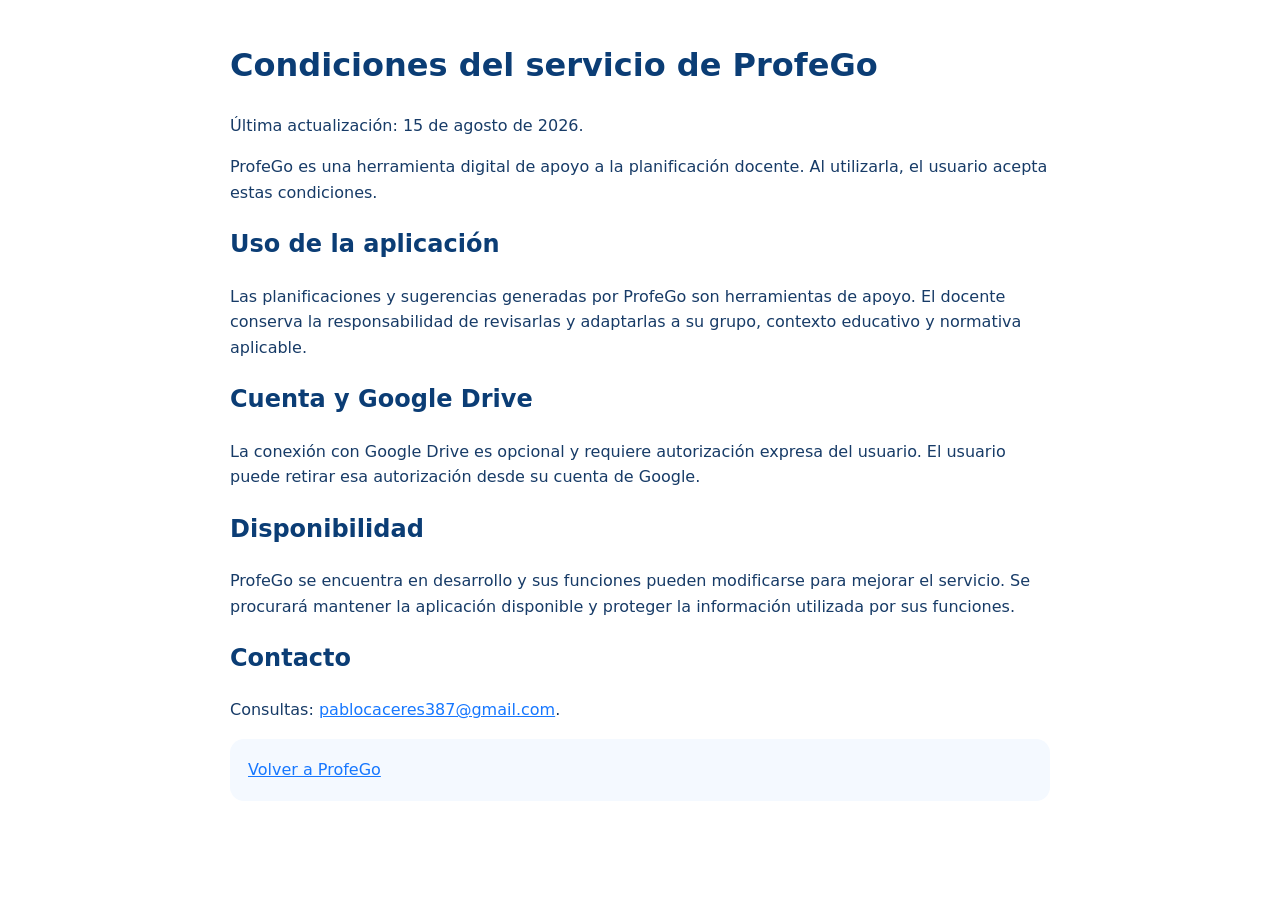
<file: terms.html>
<!doctype html><html lang="es"><head><meta charset="utf-8"><meta name="viewport" content="width=device-width,initial-scale=1"><title>Condiciones del servicio · ProfeGo</title><style>body{font-family:system-ui,-apple-system,sans-serif;max-width:820px;margin:40px auto;padding:0 20px;line-height:1.6;color:#173b67}h1,h2{color:#0b3d75}a{color:#1677ff}.box{background:#f4f9ff;padding:18px;border-radius:14px}</style></head><body><h1>Condiciones del servicio de ProfeGo</h1><p>Última actualización: 15 de agosto de 2026.</p><p>ProfeGo es una herramienta digital de apoyo a la planificación docente. Al utilizarla, el usuario acepta estas condiciones.</p><h2>Uso de la aplicación</h2><p>Las planificaciones y sugerencias generadas por ProfeGo son herramientas de apoyo. El docente conserva la responsabilidad de revisarlas y adaptarlas a su grupo, contexto educativo y normativa aplicable.</p><h2>Cuenta y Google Drive</h2><p>La conexión con Google Drive es opcional y requiere autorización expresa del usuario. El usuario puede retirar esa autorización desde su cuenta de Google.</p><h2>Disponibilidad</h2><p>ProfeGo se encuentra en desarrollo y sus funciones pueden modificarse para mejorar el servicio. Se procurará mantener la aplicación disponible y proteger la información utilizada por sus funciones.</p><h2>Contacto</h2><p>Consultas: <a href="mailto:pablocaceres387@gmail.com">pablocaceres387@gmail.com</a>.</p><div class="box"><a href="/">Volver a ProfeGo</a></div></body></html>
</file>
